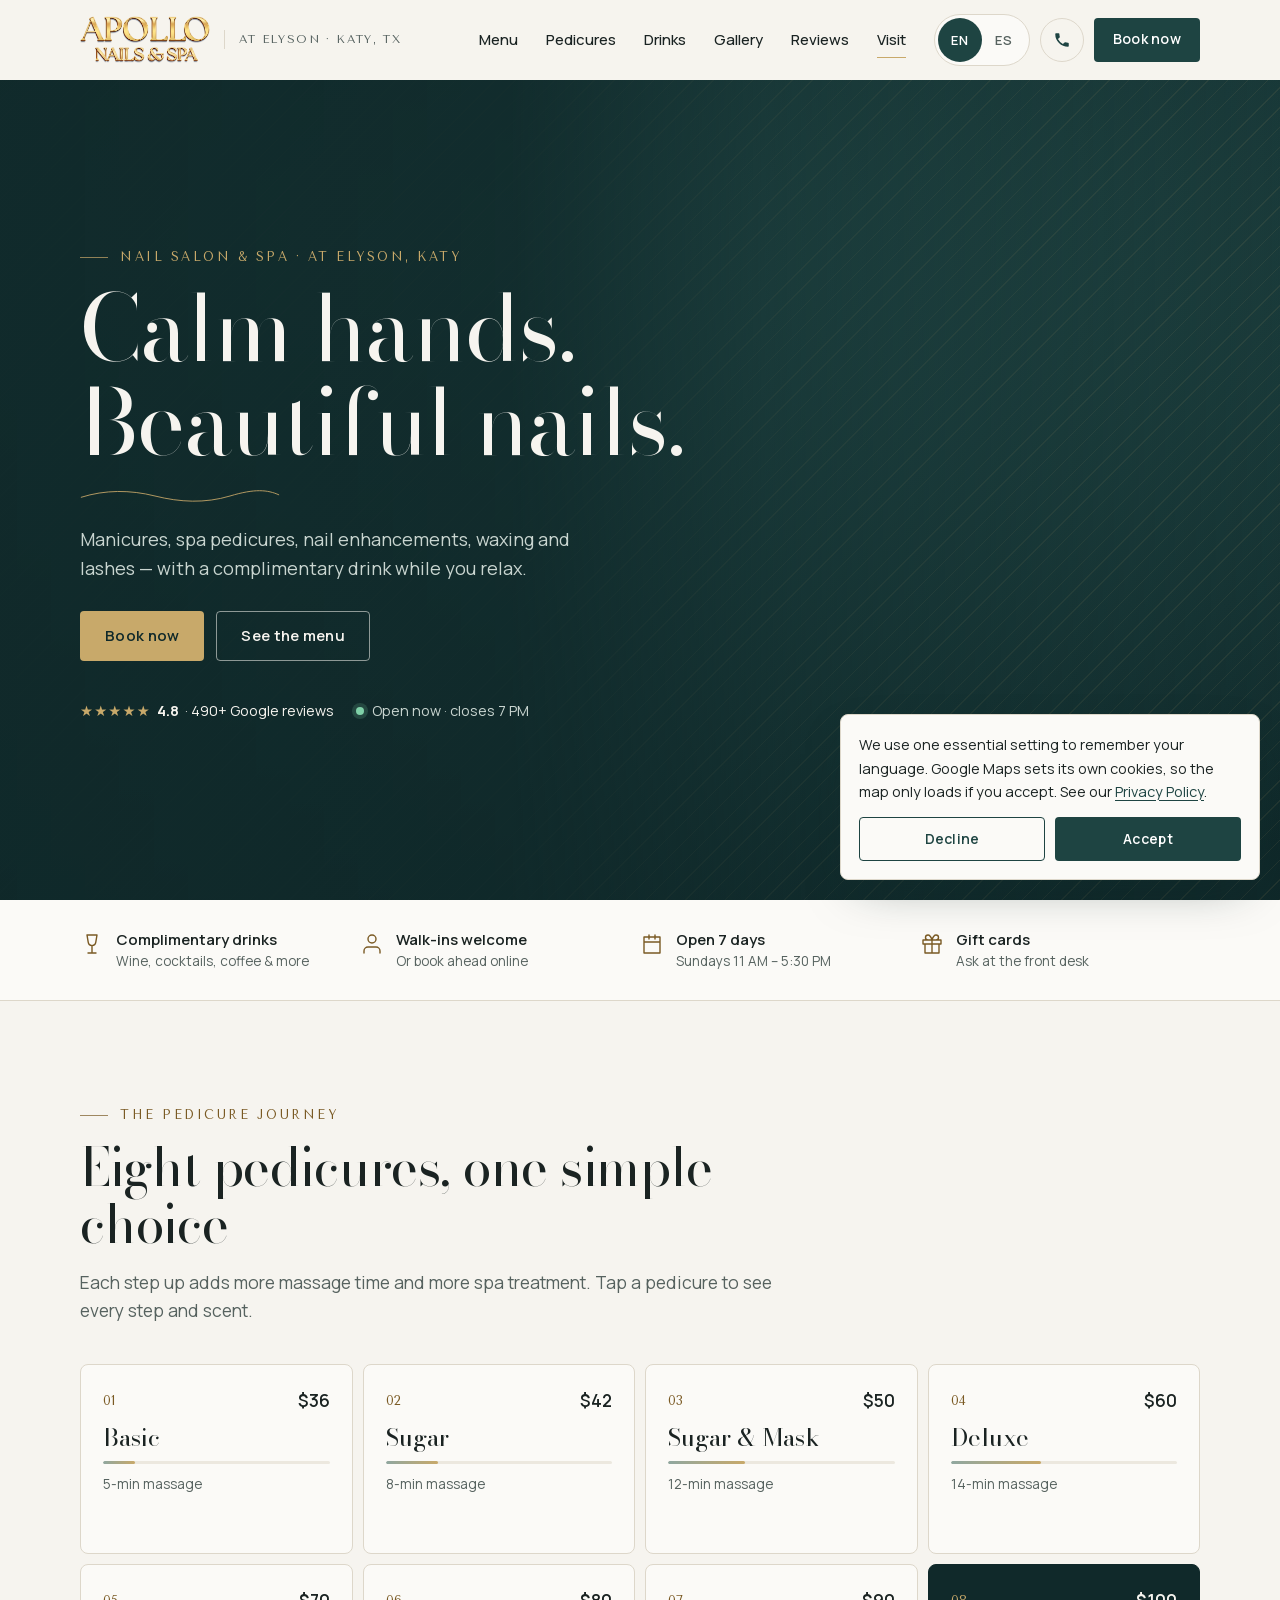
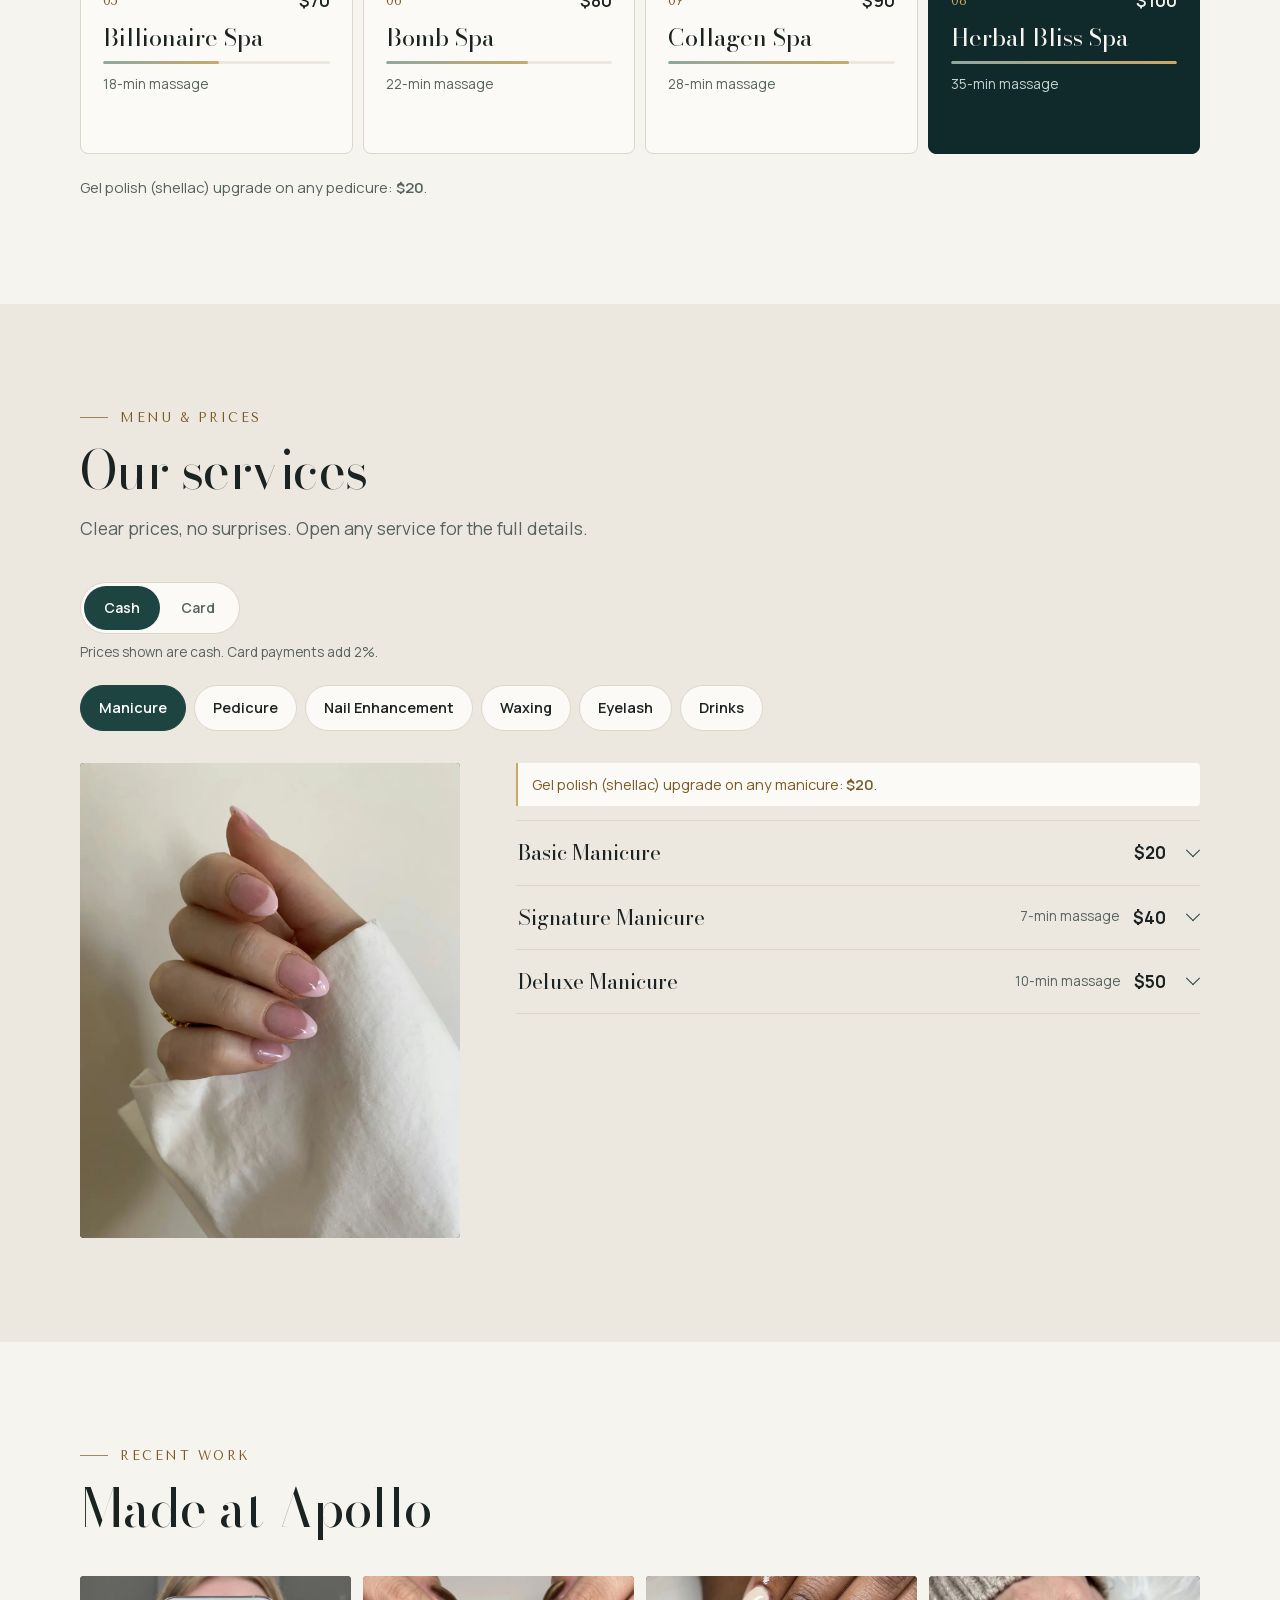
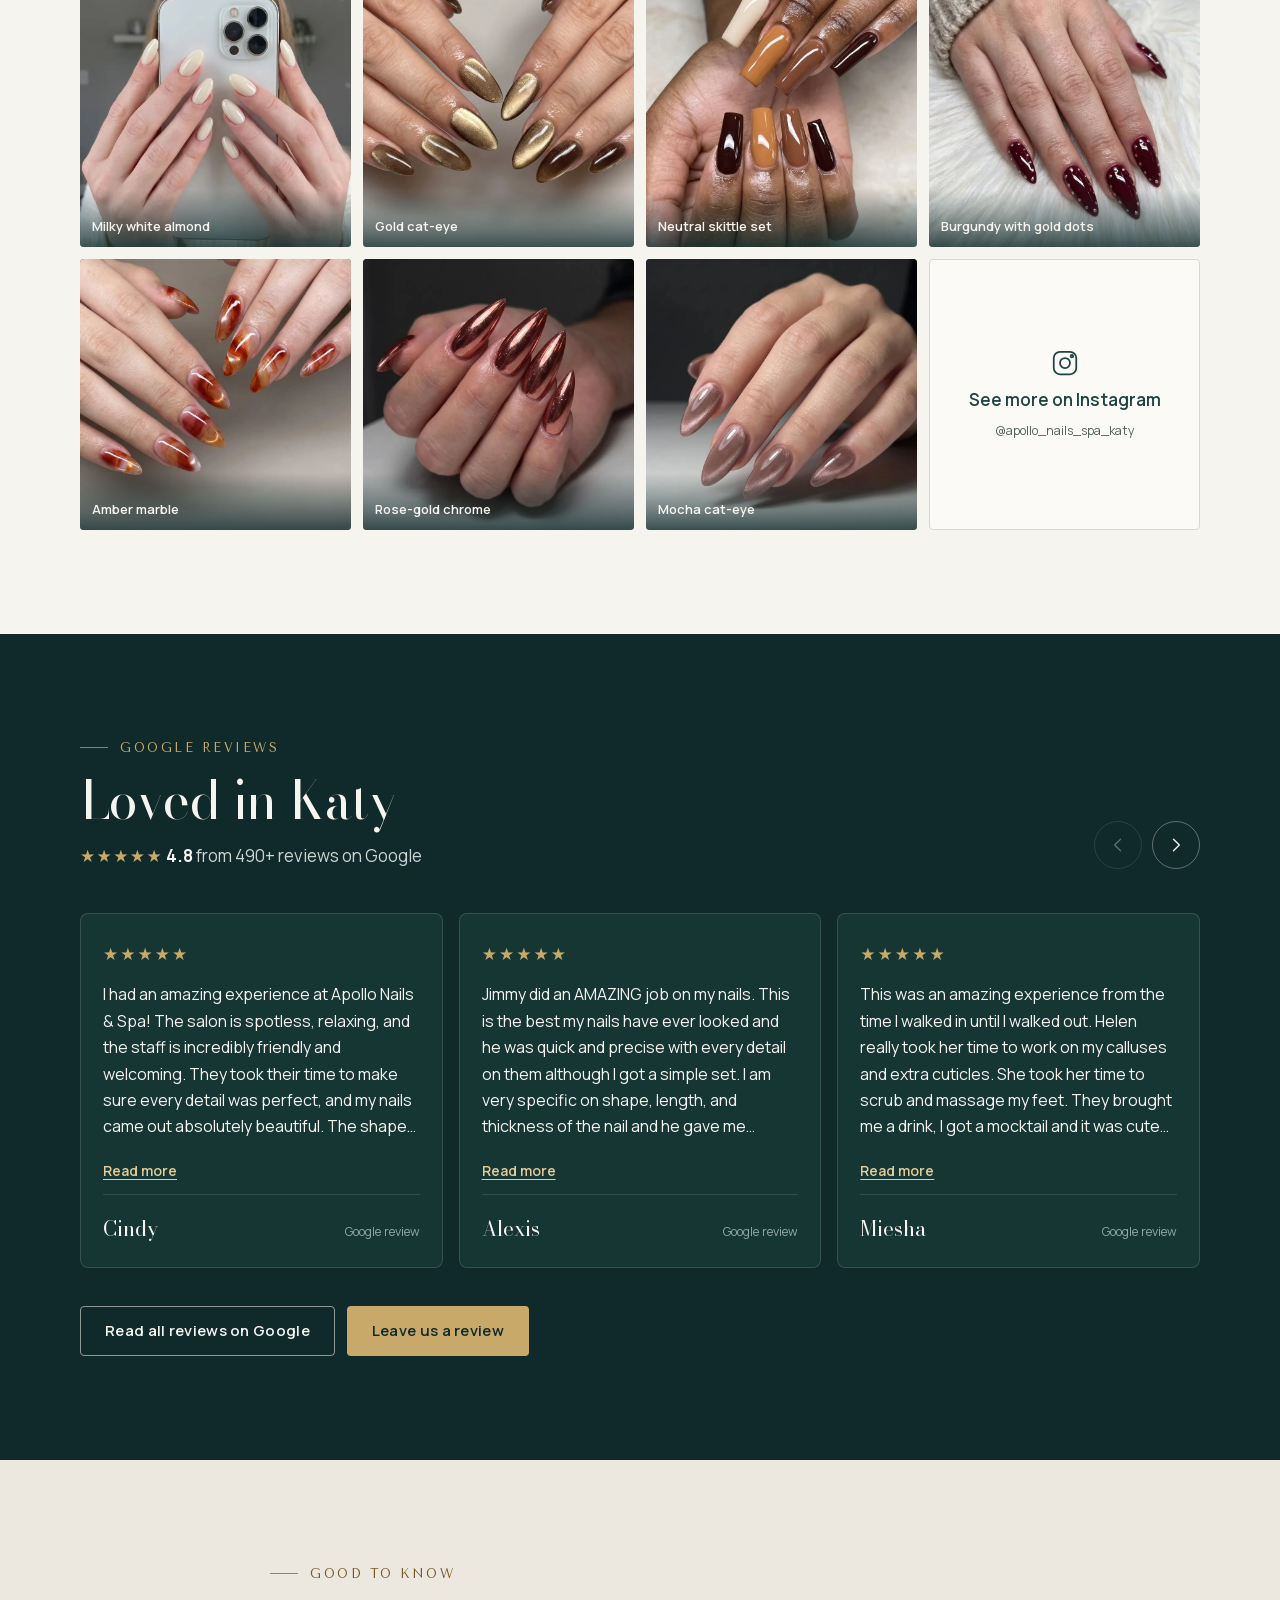
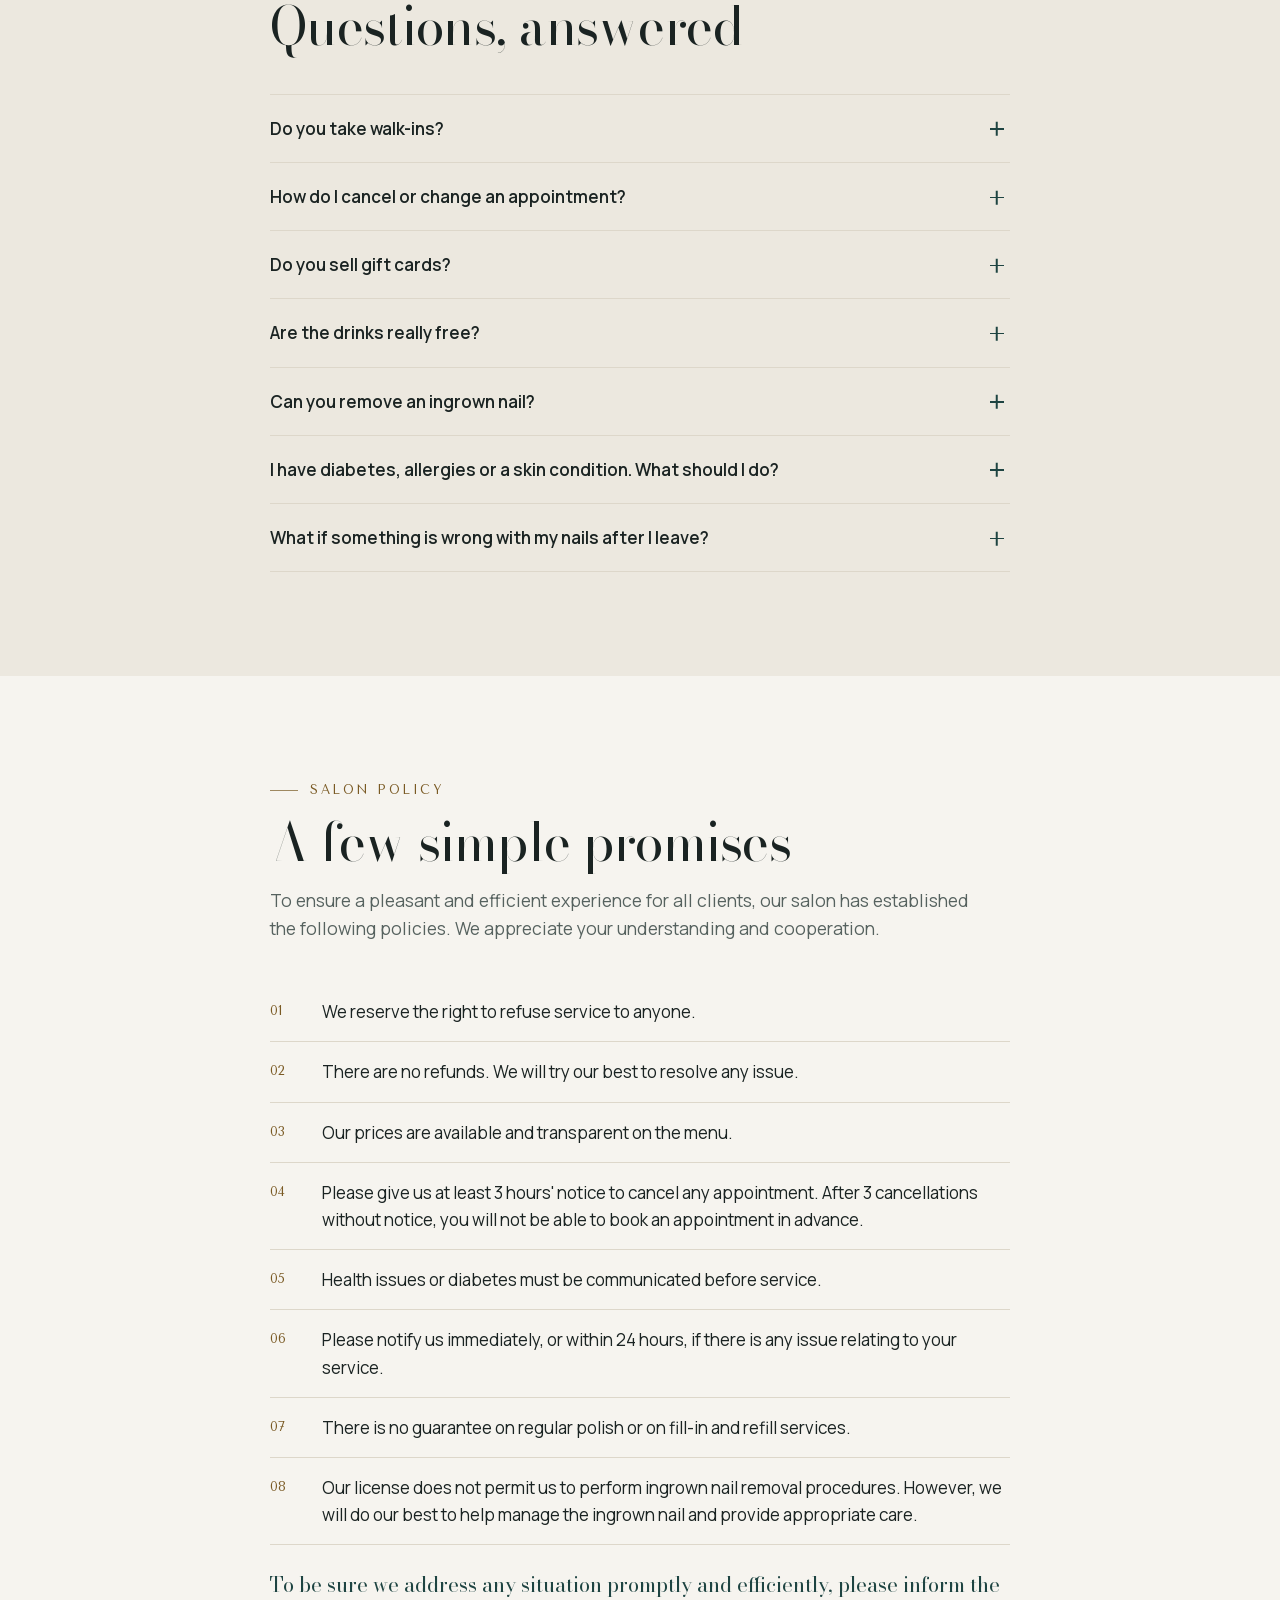
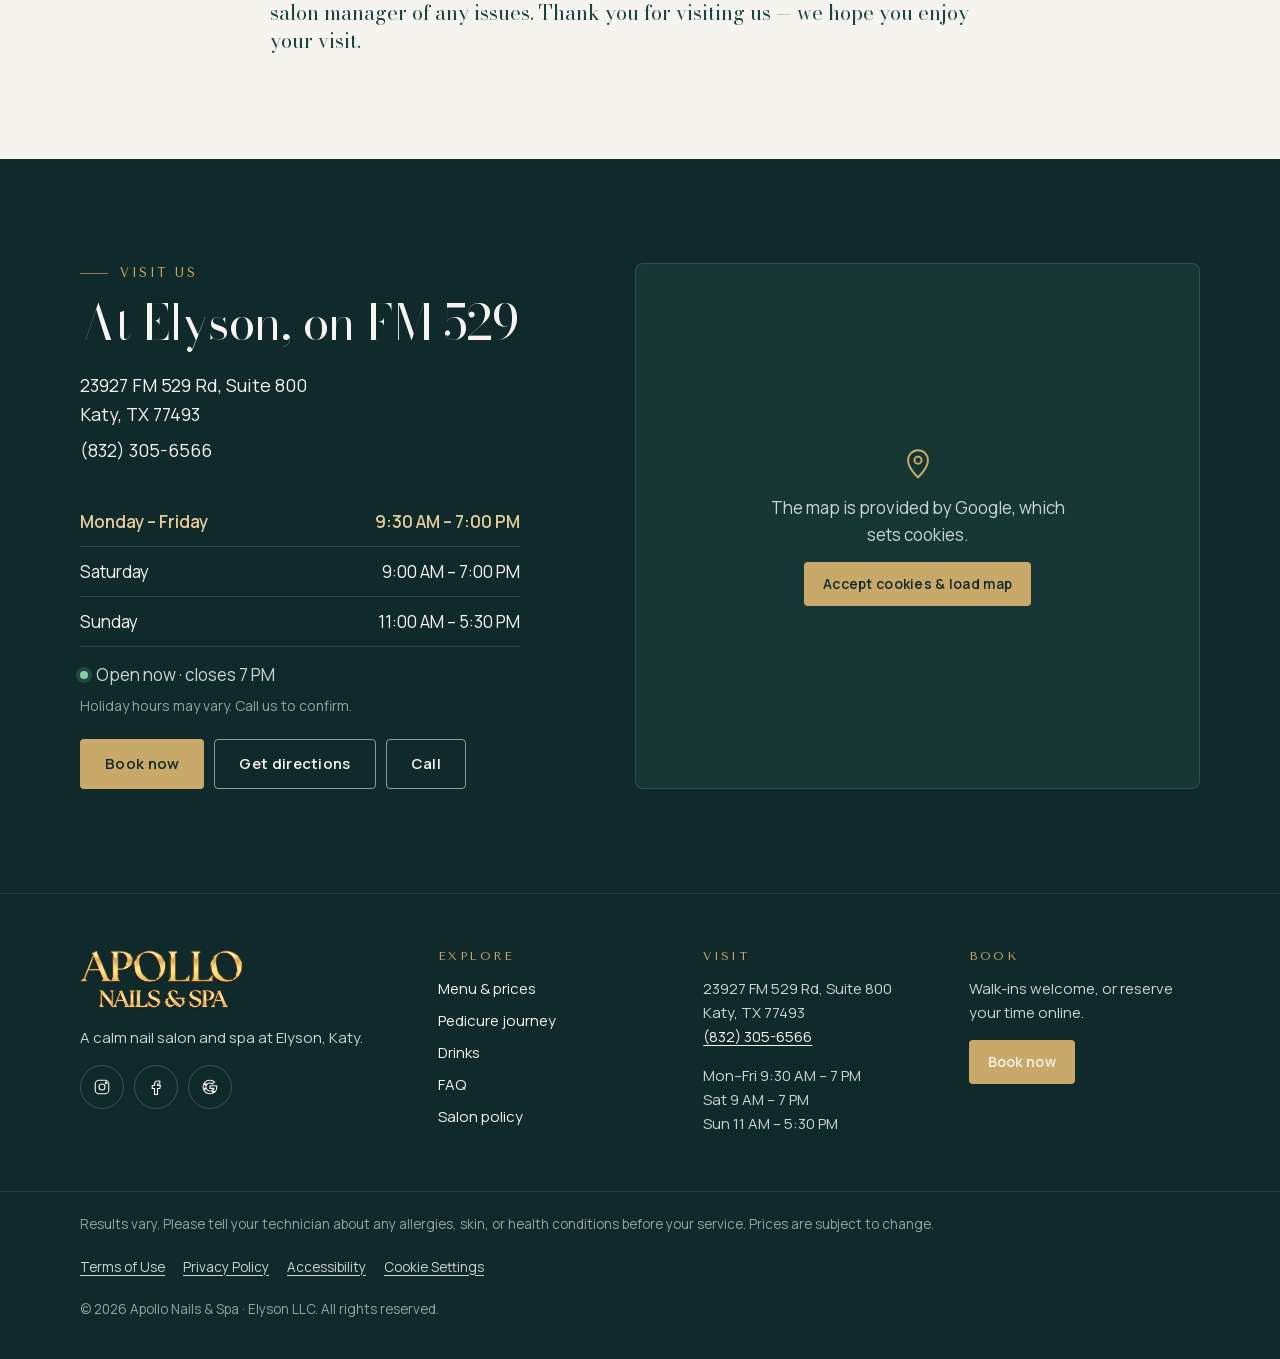
<file: index.html>
<!doctype html>
<html lang="en" data-es-title="Apollo Nails &amp; Spa en Elyson | Salón de uñas en Katy, TX (FM 529)">
<head>
<meta charset="utf-8">
<meta name="viewport" content="width=device-width, initial-scale=1, viewport-fit=cover">
<title>Apollo Nails &amp; Spa at Elyson | Nail Salon in Katy, TX (FM 529)</title>
<meta name="description" content="Apollo Nails &amp; Spa at Elyson, 23927 FM 529, Katy TX 77493. Manicures, spa pedicures, Gel X, acrylic, dip, waxing and lashes. 4.8★ on Google. Walk-ins welcome, open 7 days, complimentary drinks." data-es-content="Apollo Nails &amp; Spa en Elyson, 23927 FM 529, Katy TX 77493. Manicuras, pedicuras spa, Gel X, acrílico, dip, depilación y pestañas. 4.8★ en Google. Sin cita previa, abierto los 7 días y bebidas de cortesía.">
<meta name="theme-color" content="#10292A">
<link rel="canonical" href="https://www.apollonailsspa.business/">
<meta property="og:type" content="website">
<meta property="og:site_name" content="Apollo Nails &amp; Spa">
<meta property="og:title" content="Apollo Nails &amp; Spa at Elyson · Katy, TX" data-es-content="Apollo Nails &amp; Spa en Elyson · Katy, TX">
<meta property="og:description" content="Manicures, spa pedicures, nail enhancements, waxing and lashes on FM 529 in Katy. 4.8★ on Google · walk-ins welcome · complimentary drinks." data-es-content="Manicuras, pedicuras spa, uñas, depilación y pestañas en FM 529, Katy. 4.8★ en Google · sin cita previa · bebidas de cortesía.">
<meta property="og:url" content="https://www.apollonailsspa.business/">
<meta property="og:image" content="https://www.apollonailsspa.business/images/og-image.jpg">
<meta property="og:image:width" content="1200">
<meta property="og:image:height" content="630">
<meta property="og:locale" content="en_US">
<meta property="og:locale:alternate" content="es_US">
<meta name="twitter:card" content="summary_large_image">

<link rel="icon" href="favicon.svg" type="image/svg+xml">
<link rel="icon" href="favicon.ico" sizes="48x48">
<link rel="apple-touch-icon" href="apple-touch-icon.png">
<link rel="manifest" href="site.webmanifest">

<link rel="preload" href="fonts/bodoni-moda-latin.woff2" as="font" type="font/woff2" crossorigin>
<link rel="preload" href="fonts/manrope-latin.woff2" as="font" type="font/woff2" crossorigin>
<!-- Only the hero photo is preloaded -->
<link rel="preload" as="image" href="images/hero.webp" type="image/webp" media="(min-width: 700px)" fetchpriority="high">
<link rel="preload" as="image" href="images/hero-mobile.webp" type="image/webp" media="(max-width: 699px)" fetchpriority="high">

<script src="lang-init.js"></script>
<link rel="stylesheet" href="styles.css">
<noscript><link rel="stylesheet" href="noscript.css"></noscript>

<script type="application/ld+json">
{
  "@context": "https://schema.org",
  "@type": "NailSalon",
  "@id": "https://www.apollonailsspa.business/#salon",
  "name": "Apollo Nails & Spa",
  "alternateName": "Apollo Nails & Spa at Elyson",
  "url": "https://www.apollonailsspa.business/",
  "image": "https://www.apollonailsspa.business/images/og-image.jpg",
  "logo": "https://www.apollonailsspa.business/images/logo.png",
  "telephone": "+1-832-305-6566",
  "priceRange": "$$",
  "currenciesAccepted": "USD",
  "address": {
    "@type": "PostalAddress",
    "streetAddress": "23927 FM 529 Rd, Suite 800",
    "addressLocality": "Katy",
    "addressRegion": "TX",
    "postalCode": "77493",
    "addressCountry": "US"
  },
  "geo": { "@type": "GeoCoordinates", "latitude": 29.874467, "longitude": -95.7895864 },
  "hasMap": "https://www.google.com/maps/place/?q=place_id:ChIJQdxJflEpQYYRumk3VogDbMM",
  "areaServed": ["Katy, TX", "Elyson", "Cypress, TX", "Fulshear, TX"],
  "knowsLanguage": ["en", "es"],
  "openingHoursSpecification": [
    { "@type": "OpeningHoursSpecification", "dayOfWeek": ["Monday", "Tuesday", "Wednesday", "Thursday", "Friday"], "opens": "09:30", "closes": "19:00" },
    { "@type": "OpeningHoursSpecification", "dayOfWeek": "Saturday", "opens": "09:00", "closes": "19:00" },
    { "@type": "OpeningHoursSpecification", "dayOfWeek": "Sunday", "opens": "11:00", "closes": "17:30" }
  ],
  "aggregateRating": { "@type": "AggregateRating", "ratingValue": "4.8", "reviewCount": "492", "bestRating": "5", "worstRating": "1" },
  "sameAs": [
    "https://www.instagram.com/apollo_nails_spa_katy/",
    "https://www.facebook.com/692083963985831"
  ],
  "potentialAction": {
    "@type": "ReserveAction",
    "target": { "@type": "EntryPoint", "urlTemplate": "https://booking.gocheckin.net/v2/19035", "actionPlatform": ["https://schema.org/DesktopWebPlatform", "https://schema.org/MobileWebPlatform"] },
    "result": { "@type": "Reservation", "name": "Nail appointment" }
  },
  "hasOfferCatalog": {
    "@type": "OfferCatalog",
    "name": "Services",
    "description": "Prices listed are cash prices. Card payments are 2% higher than cash.",
    "itemListElement": [
      { "@type": "OfferCatalog", "name": "Manicure", "itemListElement": [
        { "@type": "Offer", "itemOffered": { "@type": "Service", "name": "Basic Manicure" }, "price": "20", "priceCurrency": "USD" },
        { "@type": "Offer", "itemOffered": { "@type": "Service", "name": "Signature Manicure" }, "price": "40", "priceCurrency": "USD" },
        { "@type": "Offer", "itemOffered": { "@type": "Service", "name": "Deluxe Manicure" }, "price": "50", "priceCurrency": "USD" }
      ]},
      { "@type": "OfferCatalog", "name": "Pedicure", "itemListElement": [
        { "@type": "Offer", "itemOffered": { "@type": "Service", "name": "Basic Pedicure" }, "price": "36", "priceCurrency": "USD" },
        { "@type": "Offer", "itemOffered": { "@type": "Service", "name": "Sugar Pedicure" }, "price": "42", "priceCurrency": "USD" },
        { "@type": "Offer", "itemOffered": { "@type": "Service", "name": "Sugar and Mask Pedicure" }, "price": "50", "priceCurrency": "USD" },
        { "@type": "Offer", "itemOffered": { "@type": "Service", "name": "Deluxe Pedicure" }, "price": "60", "priceCurrency": "USD" },
        { "@type": "Offer", "itemOffered": { "@type": "Service", "name": "Billionaire Spa Pedicure" }, "price": "70", "priceCurrency": "USD" },
        { "@type": "Offer", "itemOffered": { "@type": "Service", "name": "Bomb Spa Pedicure" }, "price": "80", "priceCurrency": "USD" },
        { "@type": "Offer", "itemOffered": { "@type": "Service", "name": "Collagen Spa Pedicure" }, "price": "90", "priceCurrency": "USD" },
        { "@type": "Offer", "itemOffered": { "@type": "Service", "name": "Herbal Bliss Spa Pedicure" }, "price": "100", "priceCurrency": "USD" }
      ]},
      { "@type": "OfferCatalog", "name": "Nail Enhancement", "itemListElement": [
        { "@type": "Offer", "itemOffered": { "@type": "Service", "name": "Gel X Full Set" }, "price": "65", "priceCurrency": "USD" },
        { "@type": "Offer", "itemOffered": { "@type": "Service", "name": "Hybrid Gel Full Set" }, "price": "65", "priceCurrency": "USD" },
        { "@type": "Offer", "itemOffered": { "@type": "Service", "name": "Acrylic Full Set" }, "price": "55", "priceCurrency": "USD" },
        { "@type": "Offer", "itemOffered": { "@type": "Service", "name": "Builder Gel Full Set" }, "price": "60", "priceCurrency": "USD" },
        { "@type": "Offer", "itemOffered": { "@type": "Service", "name": "PSW - Ombre Full Set" }, "price": "65", "priceCurrency": "USD" },
        { "@type": "Offer", "itemOffered": { "@type": "Service", "name": "Dip Powder" }, "price": "50", "priceCurrency": "USD" },
        { "@type": "Offer", "itemOffered": { "@type": "Service", "name": "Color Powder Full Set" }, "price": "55", "priceCurrency": "USD" }
      ]},
      { "@type": "OfferCatalog", "name": "Eyelash", "itemListElement": [
        { "@type": "Offer", "itemOffered": { "@type": "Service", "name": "Eyelash Strips" }, "price": "25", "priceCurrency": "USD" },
        { "@type": "Offer", "itemOffered": { "@type": "Service", "name": "Eyelash Cluster" }, "price": "45", "priceCurrency": "USD" },
        { "@type": "Offer", "itemOffered": { "@type": "Service", "name": "Eyelash Individuals" }, "price": "120", "priceCurrency": "USD" }
      ]},
      { "@type": "OfferCatalog", "name": "Waxing", "itemListElement": [
        { "@type": "Offer", "itemOffered": { "@type": "Service", "name": "Eyebrow Wax" }, "price": "12", "priceCurrency": "USD" },
        { "@type": "Offer", "itemOffered": { "@type": "Service", "name": "Full Legs Wax" }, "priceSpecification": { "@type": "PriceSpecification", "minPrice": "55", "priceCurrency": "USD" } },
        { "@type": "Offer", "itemOffered": { "@type": "Service", "name": "Brow Tinting" }, "priceSpecification": { "@type": "PriceSpecification", "minPrice": "45", "priceCurrency": "USD" } }
      ]}
    ]
  }
}
</script>
<script type="application/ld+json">
{
  "@context": "https://schema.org",
  "@type": "FAQPage",
  "mainEntity": [
    { "@type": "Question", "name": "Do you take walk-ins?", "acceptedAnswer": { "@type": "Answer", "text": "Yes, walk-ins are welcome. You can also book online or call (832) 305-6566 to reserve a time." } },
    { "@type": "Question", "name": "How do I cancel or change an appointment?", "acceptedAnswer": { "@type": "Answer", "text": "Please call us at least 3 hours before your appointment. After 3 cancellations without notice, advance booking is no longer available." } },
    { "@type": "Question", "name": "Do you sell gift cards?", "acceptedAnswer": { "@type": "Answer", "text": "Yes. Call us or ask at the front desk." } },
    { "@type": "Question", "name": "Are the drinks really free?", "acceptedAnswer": { "@type": "Answer", "text": "Yes. Wine, cocktails, coffee, soft drinks and water are complimentary during your visit." } },
    { "@type": "Question", "name": "Can you remove an ingrown nail?", "acceptedAnswer": { "@type": "Answer", "text": "Our license does not permit ingrown nail removal procedures, but we will do our best to help manage the ingrown nail and provide appropriate care." } },
    { "@type": "Question", "name": "I have diabetes, allergies or a skin condition. What should I do?", "acceptedAnswer": { "@type": "Answer", "text": "Please tell your technician before your service starts so we can adjust or recommend the right service for you." } },
    { "@type": "Question", "name": "What if something is wrong with my nails after I leave?", "acceptedAnswer": { "@type": "Answer", "text": "Let us know right away, or within 24 hours. Please note there is no guarantee on regular polish or on fill-in and refill services." } }
  ]
}
</script>
</head>
<body>
<a class="skip-link" href="#main"><span class="en">Skip to content</span><span class="es" lang="es">Saltar al contenido</span></a>

<!-- ═════════ HEADER ═════════ -->
<header class="site-header" id="top">
  <div class="header-inner">
    <a class="brand" href="#top" aria-label="Apollo Nails &amp; Spa — home" data-es-aria-label="Apollo Nails &amp; Spa — inicio">
      <span class="media media--logo" data-file="logo.png">
        <img src="images/logo.png" alt="Apollo Nails &amp; Spa" width="480" height="177" decoding="async">
        <span class="wordmark" aria-hidden="true"><span class="wm-name">Apollo</span><span class="wm-sub">Nails &amp; Spa</span></span>
      </span>
      <span class="brand-place"><span class="en">at Elyson · Katy, TX</span><span class="es" lang="es">en Elyson · Katy, TX</span></span>
    </a>

    <nav class="main-nav" id="mainNav" aria-label="Main" data-es-aria-label="Principal">
      <ul>
        <li><a href="#menu"><span class="en">Menu</span><span class="es" lang="es">Servicios</span></a></li>
        <li><a href="#pedicures"><span class="en">Pedicures</span><span class="es" lang="es">Pedicuras</span></a></li>
        <li><a href="#menu" data-open-tab="drinks"><span class="en">Drinks</span><span class="es" lang="es">Bebidas</span></a></li>
        <li><a href="#gallery"><span class="en">Gallery</span><span class="es" lang="es">Galería</span></a></li>
        <li><a href="#reviews"><span class="en">Reviews</span><span class="es" lang="es">Reseñas</span></a></li>
        <li><a href="#visit"><span class="en">Visit</span><span class="es" lang="es">Visítanos</span></a></li>
      </ul>
      <div class="nav-mobile-extra">
        <a class="btn btn--primary btn--block" href="https://booking.gocheckin.net/v2/19035" target="_blank" rel="noopener"><span class="en">Book now</span><span class="es" lang="es">Reservar</span></a>
        <a class="btn btn--ghost btn--block" href="tel:+18323056566"><span class="en">Call (832) 305-6566</span><span class="es" lang="es">Llamar (832) 305-6566</span></a>
      </div>
    </nav>

    <div class="header-actions">
      <div class="lang-switch" role="group" aria-label="Language · Idioma">
        <button type="button" class="lang-btn" data-set-lang="en" aria-pressed="true" lang="en">EN</button>
        <button type="button" class="lang-btn" data-set-lang="es" aria-pressed="false" lang="es">ES</button>
      </div>
      <a class="header-call" href="tel:+18323056566" aria-label="Call (832) 305-6566" data-es-aria-label="Llamar al (832) 305-6566">
        <svg viewBox="0 0 24 24" aria-hidden="true"><path d="M6.6 10.8a15.1 15.1 0 0 0 6.6 6.6l2.2-2.2a1 1 0 0 1 1-.25 11.4 11.4 0 0 0 3.6.57 1 1 0 0 1 1 1V20a1 1 0 0 1-1 1A17 17 0 0 1 3 4a1 1 0 0 1 1-1h3.5a1 1 0 0 1 1 1c0 1.25.2 2.45.57 3.57a1 1 0 0 1-.25 1z"/></svg>
      </a>
      <a class="btn btn--primary btn--sm header-book" href="https://booking.gocheckin.net/v2/19035" target="_blank" rel="noopener"><span class="en">Book now</span><span class="es" lang="es">Reservar</span></a>
      <button type="button" class="menu-toggle" aria-expanded="false" aria-controls="mainNav" aria-label="Open menu" data-es-aria-label="Abrir menú">
        <span></span><span></span><span></span>
      </button>
    </div>
  </div>
</header>

<main id="main">

<!-- ═════════ HERO ═════════ -->
<section class="hero" aria-labelledby="heroTitle">
  <div class="hero-media media media--hero" data-file="hero.jpg · hero-mobile.jpg">
    <picture>
      <source media="(max-width: 699px)" type="image/webp" srcset="images/hero-mobile.webp">
      <source media="(max-width: 699px)" srcset="images/hero-mobile.jpg">
      <source type="image/webp" srcset="images/hero.webp">
      <img src="images/hero.jpg" width="2400" height="1350" fetchpriority="high" decoding="async"
           alt="Pink glitter and hand-painted flower coffin nails done at Apollo Nails &amp; Spa"
           data-es-alt="Uñas coffin con brillo rosa y flores pintadas a mano hechas en Apollo Nails &amp; Spa">
    </picture>
  </div>
  <div class="hero-shade" aria-hidden="true"></div>
  <div class="hero-content wrap">
    <p class="eyebrow eyebrow--light"><span class="en">Nail salon &amp; spa · at Elyson, Katy</span><span class="es" lang="es">Salón de uñas y spa · en Elyson, Katy</span></p>
    <h1 id="heroTitle" class="hero-title">
      <span class="en">Calm hands.<br>Beautiful nails.</span><span class="es" lang="es">Manos tranquilas.<br>Uñas hermosas.</span>
    </h1>
    <svg class="hero-wave" viewBox="0 0 320 24" aria-hidden="true"><path d="M2 14 C 40 2, 80 2, 120 12 S 200 24, 240 12 S 300 2, 318 10"/></svg>
    <p class="hero-lead">
      <span class="en">Manicures, spa pedicures, nail enhancements, waxing and lashes — with a complimentary drink while you relax.</span>
      <span class="es" lang="es">Manicuras, pedicuras spa, uñas acrílicas y de gel, depilación y pestañas, con una bebida de cortesía mientras te relajas.</span>
    </p>
    <div class="hero-actions">
      <a class="btn btn--gold" href="https://booking.gocheckin.net/v2/19035" target="_blank" rel="noopener"><span class="en">Book now</span><span class="es" lang="es">Reservar cita</span></a>
      <a class="btn btn--outline-light" href="#menu"><span class="en">See the menu</span><span class="es" lang="es">Ver servicios</span></a>
    </div>
    <ul class="hero-facts">
      <li>
        <a href="https://www.google.com/maps/place/?q=place_id:ChIJQdxJflEpQYYRumk3VogDbMM" target="_blank" rel="noopener" class="hero-rating">
          <span class="stars" aria-hidden="true">★★★★★</span>
          <strong>4.8</strong>
          <span class="en">· 490+ Google reviews</span><span class="es" lang="es">· más de 490 reseñas en Google</span>
        </a>
      </li>
      <li class="open-status" data-open-status aria-live="polite">
        <span class="en">Open 7 days</span><span class="es" lang="es">Abierto los 7 días</span>
      </li>
    </ul>
  </div>
</section>

<!-- ═════════ PROMISE STRIP ═════════ -->
<section class="promise" aria-label="Why guests choose Apollo" data-es-aria-label="Por qué nos eligen">
  <ul class="promise-list wrap">
    <li class="reveal">
      <svg viewBox="0 0 24 24" aria-hidden="true"><path d="M7 3h10l-1.2 7.2A4 4 0 0 1 12 13.6a4 4 0 0 1-3.8-3.4zM12 13.6V20M8 21h8"/></svg>
      <span><strong class="en">Complimentary drinks</strong><strong class="es" lang="es">Bebidas de cortesía</strong>
      <small class="en">Wine, cocktails, coffee &amp; more</small><small class="es" lang="es">Vino, cócteles, café y más</small></span>
    </li>
    <li class="reveal">
      <svg viewBox="0 0 24 24" aria-hidden="true"><path d="M4 21v-2a4 4 0 0 1 4-4h8a4 4 0 0 1 4 4v2M12 11a4 4 0 1 0 0-8 4 4 0 0 0 0 8z"/></svg>
      <span><strong class="en">Walk-ins welcome</strong><strong class="es" lang="es">Sin cita previa</strong>
      <small class="en">Or book ahead online</small><small class="es" lang="es">O reserva en línea</small></span>
    </li>
    <li class="reveal">
      <svg viewBox="0 0 24 24" aria-hidden="true"><path d="M4 5h16v16H4zM4 10h16M9 3v4M15 3v4"/></svg>
      <span><strong class="en">Open 7 days</strong><strong class="es" lang="es">Abierto los 7 días</strong>
      <small class="en">Sundays 11 AM – 5:30 PM</small><small class="es" lang="es">Domingos 11 a. m. – 5:30 p. m.</small></span>
    </li>
    <li class="reveal">
      <svg viewBox="0 0 24 24" aria-hidden="true"><path d="M3 8h18v4H3zM5 12v9h14v-9M12 8v13M12 8S10.5 3 8 3a2.5 2.5 0 0 0 0 5M12 8s1.5-5 4-5a2.5 2.5 0 0 1 0 5"/></svg>
      <span><strong class="en">Gift cards</strong><strong class="es" lang="es">Tarjetas de regalo</strong>
      <small class="en">Ask at the front desk</small><small class="es" lang="es">Pregunta en recepción</small></span>
    </li>
  </ul>
</section>

<!-- ═════════ PEDICURE JOURNEY ═════════ -->
<section class="journey section" id="pedicures" aria-labelledby="journeyTitle">
  <div class="wrap">
    <div class="section-head reveal">
      <p class="eyebrow"><span class="en">The pedicure journey</span><span class="es" lang="es">El recorrido de pedicura</span></p>
      <h2 id="journeyTitle"><span class="en">Eight pedicures, one simple choice</span><span class="es" lang="es">Ocho pedicuras, una elección sencilla</span></h2>
      <p class="section-lead">
        <span class="en">Each step up adds more massage time and more spa treatment. Tap a pedicure to see every step and scent.</span>
        <span class="es" lang="es">Cada nivel suma más minutos de masaje y más tratamiento spa. Toca una pedicura para ver todos los pasos y aromas.</span>
      </p>
    </div>

    <ol class="journey-list">
      <li class="reveal"><a class="journey-card m5" href="#ped-1" data-open-tab="pedicure">
        <span class="j-num">01</span><span class="j-name"><span class="en">Basic</span><span class="es" lang="es">Básica</span></span>
        <span class="j-bar" aria-hidden="true"><i></i></span>
        <span class="j-meta"><span class="en">5-min massage</span><span class="es" lang="es">Masaje de 5 min</span></span><span class="j-price"><span class="price2"><span class="pc">$36</span><span class="pk">$36.72</span></span></span></a></li>
      <li class="reveal"><a class="journey-card m8" href="#ped-2" data-open-tab="pedicure">
        <span class="j-num">02</span><span class="j-name"><span class="en">Sugar</span><span class="es" lang="es">Azúcar</span></span>
        <span class="j-bar" aria-hidden="true"><i></i></span>
        <span class="j-meta"><span class="en">8-min massage</span><span class="es" lang="es">Masaje de 8 min</span></span><span class="j-price"><span class="price2"><span class="pc">$42</span><span class="pk">$42.84</span></span></span></a></li>
      <li class="reveal"><a class="journey-card m12" href="#ped-3" data-open-tab="pedicure">
        <span class="j-num">03</span><span class="j-name"><span class="en">Sugar &amp; Mask</span><span class="es" lang="es">Azúcar y Mascarilla</span></span>
        <span class="j-bar" aria-hidden="true"><i></i></span>
        <span class="j-meta"><span class="en">12-min massage</span><span class="es" lang="es">Masaje de 12 min</span></span><span class="j-price"><span class="price2"><span class="pc">$50</span><span class="pk">$51</span></span></span></a></li>
      <li class="reveal"><a class="journey-card m14" href="#ped-4" data-open-tab="pedicure">
        <span class="j-num">04</span><span class="j-name">Deluxe</span>
        <span class="j-bar" aria-hidden="true"><i></i></span>
        <span class="j-meta"><span class="en">14-min massage</span><span class="es" lang="es">Masaje de 14 min</span></span><span class="j-price"><span class="price2"><span class="pc">$60</span><span class="pk">$61.20</span></span></span></a></li>
      <li class="reveal"><a class="journey-card m18" href="#ped-5" data-open-tab="pedicure">
        <span class="j-num">05</span><span class="j-name">Billionaire Spa</span>
        <span class="j-bar" aria-hidden="true"><i></i></span>
        <span class="j-meta"><span class="en">18-min massage</span><span class="es" lang="es">Masaje de 18 min</span></span><span class="j-price"><span class="price2"><span class="pc">$70</span><span class="pk">$71.40</span></span></span></a></li>
      <li class="reveal"><a class="journey-card m22" href="#ped-6" data-open-tab="pedicure">
        <span class="j-num">06</span><span class="j-name">Bomb Spa</span>
        <span class="j-bar" aria-hidden="true"><i></i></span>
        <span class="j-meta"><span class="en">22-min massage</span><span class="es" lang="es">Masaje de 22 min</span></span><span class="j-price"><span class="price2"><span class="pc">$80</span><span class="pk">$81.60</span></span></span></a></li>
      <li class="reveal"><a class="journey-card m28" href="#ped-7" data-open-tab="pedicure">
        <span class="j-num">07</span><span class="j-name">Collagen Spa</span>
        <span class="j-bar" aria-hidden="true"><i></i></span>
        <span class="j-meta"><span class="en">28-min massage</span><span class="es" lang="es">Masaje de 28 min</span></span><span class="j-price"><span class="price2"><span class="pc">$90</span><span class="pk">$91.80</span></span></span></a></li>
      <li class="reveal"><a class="journey-card journey-card--top m35" href="#ped-8" data-open-tab="pedicure">
        <span class="j-num">08</span><span class="j-name">Herbal Bliss Spa</span>
        <span class="j-bar" aria-hidden="true"><i></i></span>
        <span class="j-meta"><span class="en">35-min massage</span><span class="es" lang="es">Masaje de 35 min</span></span><span class="j-price"><span class="price2"><span class="pc">$100</span><span class="pk">$102</span></span></span></a></li>
    </ol>
    <p class="note-line"><span class="en">Gel polish (shellac) upgrade on any pedicure: <span class="price2 price2--inline"><span class="pc">$20</span><span class="pk">$20.40</span></span>.</span><span class="es" lang="es">Mejora con esmalte de gel (shellac) en cualquier pedicura: <span class="price2 price2--inline"><span class="pc">$20</span><span class="pk">$20.40</span></span>.</span></p>
  </div>
</section>

<!-- ═════════ SERVICE MENU ═════════ -->
<section class="menu section section--stone" id="menu" aria-labelledby="menuTitle">
  <div class="wrap">
    <div class="section-head reveal">
      <p class="eyebrow"><span class="en">Menu &amp; prices</span><span class="es" lang="es">Servicios y precios</span></p>
      <h2 id="menuTitle"><span class="en">Our services</span><span class="es" lang="es">Nuestros servicios</span></h2>
      <p class="section-lead">
        <span class="en">Clear prices, no surprises. Open any service for the full details.</span>
        <span class="es" lang="es">Precios claros, sin sorpresas. Abre cualquier servicio para ver todos los detalles.</span>
      </p>
    </div>

    <div class="pay">
      <div class="pay-switch" role="group" aria-label="Show prices for" data-es-aria-label="Mostrar precios para">
        <button type="button" class="pay-btn" data-set-pay="cash" aria-pressed="true"><span class="en">Cash</span><span class="es" lang="es">Efectivo</span></button>
        <button type="button" class="pay-btn" data-set-pay="card" aria-pressed="false"><span class="en">Card</span><span class="es" lang="es">Tarjeta</span></button>
      </div>
      <p class="pay-note" aria-live="polite"><span class="pay-note-cash"><span class="en">Prices shown are cash. Card payments add 2%.</span><span class="es" lang="es">Los precios mostrados son en efectivo. Los pagos con tarjeta tienen un 2% adicional.</span></span><span class="pay-note-card"><span class="en">Card prices include a 2% card fee.</span><span class="es" lang="es">Los precios con tarjeta incluyen un cargo del 2% por pago con tarjeta.</span></span></p>
    </div>

    <div class="tabs" role="tablist" aria-label="Service categories" data-es-aria-label="Categorías de servicios">
      <button type="button" role="tab" id="tab-manicure" aria-controls="panel-manicure" aria-selected="true" data-tab="manicure"><span class="en">Manicure</span><span class="es" lang="es">Manicura</span></button>
      <button type="button" role="tab" id="tab-pedicure" aria-controls="panel-pedicure" aria-selected="false" tabindex="-1" data-tab="pedicure"><span class="en">Pedicure</span><span class="es" lang="es">Pedicura</span></button>
      <button type="button" role="tab" id="tab-enhancement" aria-controls="panel-enhancement" aria-selected="false" tabindex="-1" data-tab="enhancement"><span class="en">Nail Enhancement</span><span class="es" lang="es">Uñas</span></button>
      <button type="button" role="tab" id="tab-waxing" aria-controls="panel-waxing" aria-selected="false" tabindex="-1" data-tab="waxing"><span class="en">Waxing</span><span class="es" lang="es">Depilación</span></button>
      <button type="button" role="tab" id="tab-eyelash" aria-controls="panel-eyelash" aria-selected="false" tabindex="-1" data-tab="eyelash"><span class="en">Eyelash</span><span class="es" lang="es">Pestañas</span></button>
      <button type="button" role="tab" id="tab-drinks" aria-controls="panel-drinks" aria-selected="false" tabindex="-1" data-tab="drinks"><span class="en">Drinks</span><span class="es" lang="es">Bebidas</span></button>
    </div>

    <!-- ── MANICURE ── -->
    <div class="panel" role="tabpanel" id="panel-manicure" aria-labelledby="tab-manicure" tabindex="0">
      <div class="panel-grid">
        <div class="panel-photo media r-4x5" data-file="service-manicure.jpg">
          <picture><source type="image/webp" srcset="images/service-manicure.webp">
            <img src="images/service-manicure.jpg" width="1200" height="1500" loading="lazy" decoding="async" alt="A hand with a soft pink manicure resting on white linen" data-es-alt="Una mano con manicura rosa suave sobre lino blanco"></picture>
        </div>
        <div class="panel-body">
          <p class="panel-note"><span class="en">Gel polish (shellac) upgrade on any manicure: <span class="price2 price2--inline"><span class="pc">$20</span><span class="pk">$20.40</span></span>.</span><span class="es" lang="es">Mejora con esmalte de gel (shellac) en cualquier manicura: <span class="price2 price2--inline"><span class="pc">$20</span><span class="pk">$20.40</span></span>.</span></p>

          <details class="svc">
            <summary aria-expanded="false"><span class="svc-name"><span class="en">Basic Manicure</span><span class="es" lang="es">Manicura Básica</span></span><span class="svc-price"><span class="price2"><span class="pc">$20</span><span class="pk">$20.40</span></span></span></summary>
            <div class="svc-body">
              <p class="en">A nice and simple manicure includes nail trimming, cuticle cleaning, lotion, hot towel, and regular polish.</p>
              <p class="es" lang="es">Una manicura sencilla que incluye corte de uñas, limpieza de cutículas, loción, toalla caliente y esmalte regular.</p>
              <a class="svc-book" href="https://booking.gocheckin.net/v2/19035" target="_blank" rel="noopener"><span class="en">Book now</span><span class="es" lang="es">Reservar</span></a>
            </div>
          </details>

          <details class="svc">
            <summary aria-expanded="false"><span class="svc-name"><span class="en">Signature Manicure</span><span class="es" lang="es">Manicura Signature</span></span><span class="svc-time"><span class="en">7-min massage</span><span class="es" lang="es">masaje de 7 min</span></span><span class="svc-price"><span class="price2"><span class="pc">$40</span><span class="pk">$40.80</span></span></span></summary>
            <div class="svc-body">
              <p class="en">Moisturize and revitalize your hands with nail trimming, cuticle care, lotion massage, paraffin wax, and regular polish. Includes a 7-minute neck massage, warm towel, and soothing tealight candle wax massage to ease tension and promote relaxation.</p>
              <p class="es" lang="es">Hidrata y revitaliza tus manos con corte de uñas, cuidado de cutículas, masaje con loción, parafina y esmalte regular. Incluye un masaje de cuello de 7 minutos, toalla tibia y un relajante masaje con cera de vela aromática para aliviar la tensión y ayudarte a relajarte.</p>
              <a class="svc-book" href="https://booking.gocheckin.net/v2/19035" target="_blank" rel="noopener"><span class="en">Book now</span><span class="es" lang="es">Reservar</span></a>
            </div>
          </details>

          <details class="svc">
            <summary aria-expanded="false"><span class="svc-name"><span class="en">Deluxe Manicure</span><span class="es" lang="es">Manicura Deluxe</span></span><span class="svc-time"><span class="en">10-min massage</span><span class="es" lang="es">masaje de 10 min</span></span><span class="svc-price"><span class="price2"><span class="pc">$50</span><span class="pk">$51</span></span></span></summary>
            <div class="svc-body">
              <p class="en">Upgrade your hand care with our Deluxe Manicure, an enhanced version of the Signature Manicure. This luxurious treatment includes nail trimming, cuticle care, exfoliation, hydrating lotion, paraffin wax, hot towel wrap, and your choice of regular polish. Followed by a deeply relaxing 10-minute massage using warm tealight candle wax, which delivers gentle heat and aromatherapy to relieve tension and leave your skin soft and revitalized.</p>
              <p class="es" lang="es">Lleva el cuidado de tus manos a otro nivel con nuestra Manicura Deluxe, una versión mejorada de la Manicura Signature. Este lujoso tratamiento incluye corte de uñas, cuidado de cutículas, exfoliación, loción hidratante, parafina, envoltura con toalla caliente y el esmalte regular de tu elección. Termina con un masaje profundamente relajante de 10 minutos con cera tibia de vela aromática, que aporta calor suave y aromaterapia para aliviar la tensión y dejar tu piel suave y revitalizada.</p>
              <a class="svc-book" href="https://booking.gocheckin.net/v2/19035" target="_blank" rel="noopener"><span class="en">Book now</span><span class="es" lang="es">Reservar</span></a>
            </div>
          </details>
        </div>
      </div>
    </div>

    <!-- ── PEDICURE ── -->
    <div class="panel" role="tabpanel" id="panel-pedicure" aria-labelledby="tab-pedicure" tabindex="0">
      <div class="panel-grid">
        <div class="panel-photo media r-4x5" data-file="service-pedicure.jpg">
          <picture><source type="image/webp" srcset="images/service-pedicure.webp">
            <img src="images/service-pedicure.jpg" width="1200" height="1500" loading="lazy" decoding="async" alt="Feet soaking in a warm pedicure bowl with fresh flowers" data-es-alt="Pies en remojo en un recipiente de pedicura tibio con flores frescas"></picture>
        </div>
        <div class="panel-body">
          <p class="panel-note"><span class="en">Gel polish (shellac) upgrade on any pedicure: <span class="price2 price2--inline"><span class="pc">$20</span><span class="pk">$20.40</span></span>.</span><span class="es" lang="es">Mejora con esmalte de gel (shellac) en cualquier pedicura: <span class="price2 price2--inline"><span class="pc">$20</span><span class="pk">$20.40</span></span>.</span></p>

          <details class="svc" id="ped-1">
            <summary aria-expanded="false"><span class="svc-name"><span class="en">Basic Pedicure</span><span class="es" lang="es">Pedicura Básica</span></span><span class="svc-time"><span class="en">5-min massage</span><span class="es" lang="es">masaje de 5 min</span></span><span class="svc-price"><span class="price2"><span class="pc">$36</span><span class="pk">$36.72</span></span></span></summary>
            <div class="svc-body">
              <ul class="steps steps--plain en">
                <li>Trim, shape, and buff toenails</li>
                <li>Push back and remove excess cuticles</li>
                <li>Light scrub exfoliation</li>
                <li>Massage legs &amp; feet to promote circulation and relaxation</li>
                <li>Hot towel wrap</li>
              </ul>
              <ul class="steps steps--plain es" lang="es">
                <li>Corte, forma y pulido de uñas de los pies</li>
                <li>Empuje y retiro del exceso de cutícula</li>
                <li>Exfoliación suave</li>
                <li>Masaje de piernas y pies para favorecer la circulación y la relajación</li>
                <li>Envoltura con toalla caliente</li>
              </ul>
              <a class="svc-book" href="https://booking.gocheckin.net/v2/19035" target="_blank" rel="noopener"><span class="en">Book now</span><span class="es" lang="es">Reservar</span></a>
            </div>
          </details>

          <details class="svc" id="ped-2">
            <summary aria-expanded="false"><span class="svc-name"><span class="en">Sugar Pedicure</span><span class="es" lang="es">Pedicura de Azúcar</span></span><span class="svc-time"><span class="en">8-min massage</span><span class="es" lang="es">masaje de 8 min</span></span><span class="svc-price"><span class="price2"><span class="pc">$42</span><span class="pk">$42.84</span></span></span></summary>
            <div class="svc-body">
              <p class="en">Calm your senses with this aromatic pedicure. Massage with sugar scrub exfoliation leaves your skin soft and relaxed with an extremely attractive sugar scent. We finish with a hot stone lotion massage and a hot towel wrap.</p>
              <p class="es" lang="es">Calma tus sentidos con esta pedicura aromática. El masaje con exfoliante de azúcar deja tu piel suave y relajada, con un delicioso aroma dulce. Terminamos con un masaje de loción con piedras calientes y una envoltura con toalla caliente.</p>
              <p class="scents-label"><span class="en">Scent options</span><span class="es" lang="es">Aromas</span></p>
              <ul class="chips">
                <li><span class="en">Lavender</span><span class="es" lang="es">Lavanda</span></li>
                <li><span class="en">Tropical</span><span class="es" lang="es">Tropical</span></li>
                <li><span class="en">Mango</span><span class="es" lang="es">Mango</span></li>
              </ul>
              <a class="svc-book" href="https://booking.gocheckin.net/v2/19035" target="_blank" rel="noopener"><span class="en">Book now</span><span class="es" lang="es">Reservar</span></a>
            </div>
          </details>

          <details class="svc" id="ped-3">
            <summary aria-expanded="false"><span class="svc-name"><span class="en">Sugar and Mask</span><span class="es" lang="es">Azúcar y Mascarilla</span></span><span class="svc-time"><span class="en">12-min massage</span><span class="es" lang="es">masaje de 12 min</span></span><span class="svc-price"><span class="price2"><span class="pc">$50</span><span class="pk">$51</span></span></span></summary>
            <div class="svc-body">
              <p class="en">A simplified spa treatment that still delivers a relaxing, rejuvenating experience for your feet. Enjoy the essentials of exfoliation, hydration, and stress relief.</p>
              <p class="es" lang="es">Un tratamiento spa simplificado que aun así ofrece una experiencia relajante y rejuvenecedora para tus pies. Disfruta lo esencial: exfoliación, hidratación y alivio del estrés.</p>
              <ol class="steps en">
                <li><strong>Sugar Scrub Massage:</strong> Gently exfoliates to smooth rough skin and boost circulation</li>
                <li><strong>Skin-Softening Mask:</strong> Hydrates and refreshes tired feet</li>
                <li><strong>Warm Towels:</strong> Helps relax muscles and open pores</li>
                <li><strong>Hydrating Lotion Massage:</strong> Soothes and moisturizes for silky-soft skin</li>
                <li><strong>Choice of Hot Stone or Paraffin:</strong> <em>Hot Stone Massage</em> relieves tension and promotes relaxation. <em>Paraffin Wax Wrap</em> seals in moisture, softens skin, and soothes sore joints</li>
              </ol>
              <ol class="steps es" lang="es">
                <li><strong>Masaje con exfoliante de azúcar:</strong> exfolia suavemente para alisar la piel áspera y estimular la circulación</li>
                <li><strong>Mascarilla suavizante:</strong> hidrata y refresca los pies cansados</li>
                <li><strong>Toallas tibias:</strong> ayudan a relajar los músculos y abrir los poros</li>
                <li><strong>Masaje con loción hidratante:</strong> calma e hidrata para una piel suave como la seda</li>
                <li><strong>Piedras calientes o parafina, a elegir:</strong> el <em>masaje con piedras calientes</em> alivia la tensión y favorece la relajación. La <em>envoltura de parafina</em> retiene la humedad, suaviza la piel y calma las articulaciones adoloridas</li>
              </ol>
              <p class="scents-label"><span class="en">Scent options</span><span class="es" lang="es">Aromas</span></p>
              <ul class="chips">
                <li><span class="en">Orange</span><span class="es" lang="es">Naranja</span></li>
                <li><span class="en">Lemon</span><span class="es" lang="es">Limón</span></li>
                <li><span class="en">Cucumber Dream</span><span class="es" lang="es">Sueño de Pepino</span></li>
                <li><span class="en">White Pearl</span><span class="es" lang="es">Perla Blanca</span></li>
              </ul>
              <a class="svc-book" href="https://booking.gocheckin.net/v2/19035" target="_blank" rel="noopener"><span class="en">Book now</span><span class="es" lang="es">Reservar</span></a>
            </div>
          </details>

          <details class="svc" id="ped-4">
            <summary aria-expanded="false"><span class="svc-name"><span class="en">Deluxe Pedicure</span><span class="es" lang="es">Pedicura Deluxe</span></span><span class="svc-time"><span class="en">14-min massage</span><span class="es" lang="es">masaje de 14 min</span></span><span class="svc-price"><span class="price2"><span class="pc">$60</span><span class="pk">$61.20</span></span></span></summary>
            <div class="svc-body">
              <p class="en">Treat your feet to a facial-like experience with this renewing pedicure designed to exfoliate, hydrate, and relax.</p>
              <p class="es" lang="es">Regala a tus pies una experiencia tipo facial con esta pedicura renovadora, diseñada para exfoliar, hidratar y relajar.</p>
              <ol class="steps en">
                <li><strong>Double Sugar Scrub Massage:</strong> Gently exfoliates to remove dead skin and smooth rough patches</li>
                <li><strong>Skin-Smoothing Mask:</strong> Nourishes and softens skin for a radiant finish</li>
                <li><strong>Steamer:</strong> Opens pores to deeply hydrate and prepare skin for treatments</li>
                <li><strong>Warm Towels:</strong> Provides soothing warmth to relax muscles and enhance absorption</li>
                <li><strong>Hot Stone Massage with Tealight Candle Wax:</strong> Combines gentle heat and aromatherapy to melt away tension and improve circulation</li>
                <li><strong>Hydrating Lotion Massage:</strong> Moisturizes and revitalizes skin, leaving feet silky soft</li>
                <li><strong>Paraffin Wax Wrap:</strong> Relieves fatigue, seals in moisture, and boosts circulation for lasting comfort</li>
              </ol>
              <ol class="steps es" lang="es">
                <li><strong>Masaje con doble exfoliante de azúcar:</strong> exfolia suavemente para eliminar la piel muerta y alisar las zonas ásperas</li>
                <li><strong>Mascarilla alisadora:</strong> nutre y suaviza la piel para un acabado radiante</li>
                <li><strong>Vapor:</strong> abre los poros para hidratar a fondo y preparar la piel para los tratamientos</li>
                <li><strong>Toallas tibias:</strong> brindan un calor reconfortante que relaja los músculos y mejora la absorción</li>
                <li><strong>Masaje con piedras calientes y cera de vela aromática:</strong> combina calor suave y aromaterapia para disolver la tensión y mejorar la circulación</li>
                <li><strong>Masaje con loción hidratante:</strong> hidrata y revitaliza la piel, dejando los pies suaves como la seda</li>
                <li><strong>Envoltura de parafina:</strong> alivia el cansancio, retiene la humedad y estimula la circulación para un confort duradero</li>
              </ol>
              <p class="scents-label"><span class="en">Scent options</span><span class="es" lang="es">Aromas</span></p>
              <ul class="chips">
                <li><span class="en">Rose</span><span class="es" lang="es">Rosa</span></li>
                <li><span class="en">Orange</span><span class="es" lang="es">Naranja</span></li>
                <li><span class="en">Green Tea</span><span class="es" lang="es">Té Verde</span></li>
                <li><span class="en">Milk &amp; Honey</span><span class="es" lang="es">Leche y Miel</span></li>
                <li><span class="en">Cucumber</span><span class="es" lang="es">Pepino</span></li>
                <li><span class="en">Lemongrass</span><span class="es" lang="es">Hierba Limón</span></li>
              </ul>
              <a class="svc-book" href="https://booking.gocheckin.net/v2/19035" target="_blank" rel="noopener"><span class="en">Book now</span><span class="es" lang="es">Reservar</span></a>
            </div>
          </details>

          <details class="svc" id="ped-5">
            <summary aria-expanded="false"><span class="svc-name"><span class="en">Billionaire Spa</span><span class="es" lang="es">Pedicura Billionaire Spa</span></span><span class="svc-time"><span class="en">18-min massage</span><span class="es" lang="es">masaje de 18 min</span></span><span class="svc-price"><span class="price2"><span class="pc">$70</span><span class="pk">$71.40</span></span></span></summary>
            <div class="svc-body">
              <p class="en">Indulge in a luxurious spa pedicure designed to deeply exfoliate, hydrate, and rejuvenate your feet while providing ultimate relaxation.</p>
              <p class="es" lang="es">Consiéntete con una lujosa pedicura spa diseñada para exfoliar a fondo, hidratar y rejuvenecer tus pies mientras te brinda la máxima relajación.</p>
              <ol class="steps en">
                <li><strong>Bubble Salt Soak:</strong> Gently softens skin, refreshes tired feet, and prepares them for treatment</li>
                <li><strong>Sugar Scrub Massage:</strong> Exfoliates dead skin cells, smooths rough patches, and leaves skin feeling soft and refreshed</li>
                <li><strong>Nourishing Cream Mask:</strong> Deeply moisturizes and nourishes skin, helping restore softness for a silky, radiant finish</li>
                <li><strong>Steamer Treatment:</strong> Uses gentle steam to soften skin and prepare feet for the remaining treatments</li>
                <li><strong>Hot Stone Massage with Tealight Candle Wax:</strong> Combines soothing warmth and aromatherapy to melt away tension, promote relaxation, and improve circulation</li>
                <li><strong>Hydrating Lotion Massage:</strong> Replenishes moisture, nourishes skin, and leaves feet feeling silky smooth and rejuvenated</li>
              </ol>
              <ol class="steps es" lang="es">
                <li><strong>Remojo con sales burbujeantes:</strong> suaviza la piel, refresca los pies cansados y los prepara para el tratamiento</li>
                <li><strong>Masaje con exfoliante de azúcar:</strong> elimina las células muertas, alisa las zonas ásperas y deja la piel suave y renovada</li>
                <li><strong>Mascarilla nutritiva en crema:</strong> hidrata y nutre la piel a fondo, y ayuda a recuperar la suavidad para un acabado sedoso y radiante</li>
                <li><strong>Tratamiento con vapor:</strong> usa vapor suave para ablandar la piel y preparar los pies para el resto del tratamiento</li>
                <li><strong>Masaje con piedras calientes y cera de vela aromática:</strong> combina calor reconfortante y aromaterapia para disolver la tensión, favorecer la relajación y mejorar la circulación</li>
                <li><strong>Masaje con loción hidratante:</strong> repone la humedad, nutre la piel y deja los pies suaves como la seda y rejuvenecidos</li>
              </ol>
              <p class="svc-closer en">This rejuvenating treatment is perfect for anyone seeking both relaxation and noticeable skin renewal.</p>
              <p class="svc-closer es" lang="es">Este tratamiento rejuvenecedor es perfecto para quien busca relajación y una renovación visible de la piel.</p>
              <p class="scents-label"><span class="en">Scent options</span><span class="es" lang="es">Aromas</span></p>
              <ul class="chips">
                <li><span class="en">Lavender</span><span class="es" lang="es">Lavanda</span></li>
                <li><span class="en">Coffee</span><span class="es" lang="es">Café</span></li>
                <li><span class="en">Green Tea &amp; Aloe Vera</span><span class="es" lang="es">Té Verde y Aloe Vera</span></li>
                <li><span class="en">Jasmine</span><span class="es" lang="es">Jazmín</span></li>
                <li><span class="en">Golden Rose</span><span class="es" lang="es">Rosa Dorada</span></li>
              </ul>
              <a class="svc-book" href="https://booking.gocheckin.net/v2/19035" target="_blank" rel="noopener"><span class="en">Book now</span><span class="es" lang="es">Reservar</span></a>
            </div>
          </details>

          <details class="svc" id="ped-6">
            <summary aria-expanded="false"><span class="svc-name"><span class="en">Bomb Spa</span><span class="es" lang="es">Pedicura Bomb Spa</span></span><span class="svc-time"><span class="en">22-min massage</span><span class="es" lang="es">masaje de 22 min</span></span><span class="svc-price"><span class="price2"><span class="pc">$80</span><span class="pk">$81.60</span></span></span></summary>
            <div class="svc-body">
              <ol class="steps en">
                <li><strong>Pedi Bomb:</strong> Helps relaxation, improves blood circulation, and detoxifies harmful substances</li>
                <li><strong>Dissolvable Flowers:</strong> Antibacterial flower helps enhance your skin and mood</li>
                <li><strong>Disposable Pedi Kit:</strong> Sanitary &amp; safe experience for every client</li>
                <li><strong>Callus Remover:</strong> Breaks down and softens calluses in seconds</li>
                <li><strong>O2 Bubble Scrub:</strong> Bubbles as it detoxifies the skin while your feet and legs are gently massaged to enhance exfoliation, then rinsed off</li>
                <li><strong>Collagen Mask Treatment:</strong> Applied evenly and covered with a warm towel; no need to rinse</li>
                <li><strong>Collagen Massage Cream:</strong> Massaged into the skin for rejuvenation and silky smoothness, giving a younger, healthier glow</li>
              </ol>
              <ol class="steps es" lang="es">
                <li><strong>Pedi Bomb:</strong> ayuda a relajarte, mejora la circulación y elimina sustancias dañinas</li>
                <li><strong>Flores disolubles:</strong> flor antibacteriana que ayuda a mejorar tu piel y tu ánimo</li>
                <li><strong>Kit de pedicura desechable:</strong> una experiencia higiénica y segura para cada cliente</li>
                <li><strong>Removedor de callos:</strong> descompone y suaviza los callos en segundos</li>
                <li><strong>Exfoliante burbujeante O2:</strong> burbujea mientras desintoxica la piel y se masajean suavemente tus pies y piernas para mejorar la exfoliación; después se enjuaga</li>
                <li><strong>Tratamiento con mascarilla de colágeno:</strong> se aplica de forma uniforme y se cubre con una toalla tibia; no necesita enjuague</li>
                <li><strong>Crema de masaje de colágeno:</strong> se masajea sobre la piel para rejuvenecerla y dejarla suave como la seda, con un brillo más joven y saludable</li>
              </ol>
              <p class="svc-plus en"><strong>Plus:</strong> <strong>Steamer</strong> (opens pores to deeply hydrate and prepare skin) and <strong>Hot Stone Massage with Tealight Candle Wax</strong> (gentle heat and aromatherapy to melt away tension and improve circulation)</p>
              <p class="svc-plus es" lang="es"><strong>Además:</strong> <strong>vapor</strong> (abre los poros para hidratar a fondo y preparar la piel) y <strong>masaje con piedras calientes y cera de vela aromática</strong> (calor suave y aromaterapia para disolver la tensión y mejorar la circulación)</p>
              <p class="svc-closer en">This treatment is perfect for total relaxation, deep nourishment, and long-lasting results that leave your feet silky-smooth and rejuvenated.</p>
              <p class="svc-closer es" lang="es">Este tratamiento es perfecto para una relajación total, una nutrición profunda y resultados duraderos que dejan tus pies suaves como la seda y rejuvenecidos.</p>
              <p class="scents-label"><span class="en">Scent options</span><span class="es" lang="es">Aromas</span></p>
              <ul class="chips">
                <li><span class="en">Japanese Cherry Blossom</span><span class="es" lang="es">Flor de Cerezo Japonesa</span></li>
                <li><span class="en">Melon Mango</span><span class="es" lang="es">Melón y Mango</span></li>
                <li><span class="en">Hawaii Citrus</span><span class="es" lang="es">Cítricos de Hawái</span></li>
                <li><span class="en">24K Crazy Rich</span><span class="es" lang="es">24K Crazy Rich</span></li>
                <li><span class="en">Mother of Pearl</span><span class="es" lang="es">Madreperla</span></li>
                <li><span class="en">Red Carpet</span><span class="es" lang="es">Alfombra Roja</span></li>
              </ul>
              <a class="svc-book" href="https://booking.gocheckin.net/v2/19035" target="_blank" rel="noopener"><span class="en">Book now</span><span class="es" lang="es">Reservar</span></a>
            </div>
          </details>

          <details class="svc" id="ped-7">
            <summary aria-expanded="false"><span class="svc-name"><span class="en">Collagen Spa Pedicure</span><span class="es" lang="es">Pedicura Spa de Colágeno</span></span><span class="svc-time"><span class="en">28-min massage</span><span class="es" lang="es">masaje de 28 min</span></span><span class="svc-price"><span class="price2"><span class="pc">$90</span><span class="pk">$91.80</span></span></span></summary>
            <div class="svc-body">
              <p class="en">Revive and pamper your feet with our luxurious Collagen Spa Pedicure. This indulgent 9-step treatment is infused with plant-based collagen, essential oils, and natural extracts to detoxify, exfoliate, deeply hydrate, and rejuvenate tired feet.</p>
              <p class="es" lang="es">Revive y consiente tus pies con nuestra lujosa Pedicura Spa de Colágeno. Este tratamiento de 9 pasos está enriquecido con colágeno de origen vegetal, aceites esenciales y extractos naturales para desintoxicar, exfoliar, hidratar a fondo y rejuvenecer los pies cansados.</p>
              <ol class="steps en">
                <li><strong>Foot Bath Bomber:</strong> A fizzy, aromatic soak to relax and refresh the feet</li>
                <li><strong>Collagen Crystals:</strong> Detoxifying soak to soften and purify the skin</li>
                <li><strong>Collagen Sugar Cane Scrub:</strong> Gentle exfoliation for smooth, radiant skin</li>
                <li><strong>Steamer:</strong> Opens pores and boosts collagen absorption for better hydration</li>
                <li><strong>Collagen Cream Mask:</strong> Deep nourishment and hydration for dry, tired feet</li>
                <li><strong>Collagen Muscle-Relaxing Gel:</strong> Relieves muscle tension and promotes relaxation</li>
                <li><strong>Collagen Massage Lotion:</strong> Luxurious hydration with a calming massage</li>
                <li><strong>Tealight Candle and Hot Stone Massage:</strong> Heat therapy and aromatherapy to enhance circulation and melt away stress</li>
                <li><strong>Paraffin Hot Wax:</strong> Seals in moisture, softens skin, and soothes aching joints</li>
              </ol>
              <ol class="steps es" lang="es">
                <li><strong>Bomba de baño para pies:</strong> un remojo efervescente y aromático que relaja y refresca los pies</li>
                <li><strong>Cristales de colágeno:</strong> remojo desintoxicante que suaviza y purifica la piel</li>
                <li><strong>Exfoliante de caña de azúcar con colágeno:</strong> exfoliación suave para una piel lisa y radiante</li>
                <li><strong>Vapor:</strong> abre los poros y mejora la absorción del colágeno para una mejor hidratación</li>
                <li><strong>Mascarilla en crema de colágeno:</strong> nutrición e hidratación profundas para pies secos y cansados</li>
                <li><strong>Gel relajante muscular de colágeno:</strong> alivia la tensión muscular y favorece la relajación</li>
                <li><strong>Loción de masaje de colágeno:</strong> hidratación de lujo con un masaje calmante</li>
                <li><strong>Masaje con vela aromática y piedras calientes:</strong> terapia de calor y aromaterapia para mejorar la circulación y disolver el estrés</li>
                <li><strong>Parafina caliente:</strong> retiene la humedad, suaviza la piel y calma las articulaciones adoloridas</li>
              </ol>
              <p class="svc-closer en">This luxurious pedicure is ideal for clients seeking total relaxation and rejuvenation.</p>
              <p class="svc-closer es" lang="es">Esta lujosa pedicura es ideal para quienes buscan relajación total y rejuvenecimiento.</p>
              <p class="scents-label"><span class="en">Scent options</span><span class="es" lang="es">Aromas</span></p>
              <ul class="chips">
                <li><span class="en">Rose Gold</span><span class="es" lang="es">Oro Rosa</span></li>
                <li><span class="en">Crystal Water</span><span class="es" lang="es">Agua Cristalina</span></li>
                <li><span class="en">Fuji Pearl</span><span class="es" lang="es">Perla Fuji</span></li>
                <li><span class="en">Spearmint</span><span class="es" lang="es">Hierbabuena</span></li>
              </ul>
              <a class="svc-book" href="https://booking.gocheckin.net/v2/19035" target="_blank" rel="noopener"><span class="en">Book now</span><span class="es" lang="es">Reservar</span></a>
            </div>
          </details>

          <details class="svc" id="ped-8">
            <summary aria-expanded="false"><span class="svc-name"><span class="en">Herbal Bliss Spa</span><span class="es" lang="es">Pedicura Herbal Bliss Spa</span></span><span class="svc-time"><span class="en">35-min massage</span><span class="es" lang="es">masaje de 35 min</span></span><span class="svc-price"><span class="price2"><span class="pc">$100</span><span class="pk">$102</span></span></span></summary>
            <div class="svc-body">
              <p class="svc-tagline en">“Dedicated to your well-being” · Foot Detox &amp; Muscle Relief</p>
              <p class="svc-tagline es" lang="es">“Dedicada a tu bienestar” · Desintoxicación de pies y alivio muscular</p>
              <ol class="steps en">
                <li><strong>Herbal Himalayan Pink Salt Soak:</strong> Boosts collagen production for brighter, more nourished skin and corrects uneven skin texture</li>
                <li><strong>Himalayan Soothing Scrub:</strong> Improves blood circulation and metabolism</li>
                <li><strong>Clay Mask:</strong> Softens calluses, fights foot odor, and minimizes discoloration of feet and toenails</li>
                <li><strong>Aromatherapy Oil:</strong> Relieves tired, sore, aching muscles</li>
                <li><strong>Massage Oil Candle:</strong> Hydrates, detoxifies, and relaxes your body</li>
              </ol>
              <ol class="steps es" lang="es">
                <li><strong>Remojo herbal con sal rosa del Himalaya:</strong> estimula la producción de colágeno para una piel más luminosa y nutrida, y corrige la textura irregular de la piel</li>
                <li><strong>Exfoliante calmante del Himalaya:</strong> mejora la circulación y el metabolismo</li>
                <li><strong>Mascarilla de arcilla:</strong> suaviza los callos, combate el mal olor de los pies y reduce la decoloración de pies y uñas</li>
                <li><strong>Aceite de aromaterapia:</strong> alivia los músculos cansados y adoloridos</li>
                <li><strong>Vela de aceite para masaje:</strong> hidrata, desintoxica y relaja tu cuerpo</li>
              </ol>
              <p class="svc-plus en"><strong>Plus:</strong> <strong>Steamer</strong> and <strong>Hot Stone Massage with Tealight Candle Wax</strong></p>
              <p class="svc-plus es" lang="es"><strong>Además:</strong> <strong>vapor</strong> y <strong>masaje con piedras calientes y cera de vela aromática</strong></p>
              <ul class="steps steps--plain en">
                <li>Softens calluses in 10 minutes with the Herbal Himalayan Soak — no callus remover needed</li>
              </ul>
              <ul class="steps steps--plain es" lang="es">
                <li>Suaviza los callos en 10 minutos con el remojo herbal del Himalaya, sin necesidad de removedor de callos</li>
              </ul>
              <details class="ingredients">
                <summary><span class="en">Ingredients</span><span class="es" lang="es">Ingredientes</span></summary>
                <p class="en">Shea butter, coconut oil, natural soy wax, olive oil, avocado oil, herbs, Himalayan pink salt, essential oil, glycerin, premium fragrance, no color added.</p>
                <p class="es" lang="es">Manteca de karité, aceite de coco, cera de soya natural, aceite de oliva, aceite de aguacate, hierbas, sal rosa del Himalaya, aceite esencial, glicerina, fragancia premium, sin colorantes añadidos.</p>
              </details>
              <a class="svc-book" href="https://booking.gocheckin.net/v2/19035" target="_blank" rel="noopener"><span class="en">Book now</span><span class="es" lang="es">Reservar</span></a>
            </div>
          </details>
        </div>
      </div>
    </div>

    <!-- ── NAIL ENHANCEMENT ── -->
    <div class="panel" role="tabpanel" id="panel-enhancement" aria-labelledby="tab-enhancement" tabindex="0">
      <div class="panel-grid">
        <div class="panel-photo media r-4x5" data-file="service-nails.jpg">
          <picture><source type="image/webp" srcset="images/service-nails.webp">
            <img src="images/service-nails.jpg" width="1200" height="1500" loading="lazy" decoding="async" alt="Close-up of long stiletto nail enhancements with chrome and jewel accents" data-es-alt="Primer plano de uñas stiletto largas con detalles cromados y joyas"></picture>
        </div>
        <div class="panel-body">
          <table class="price-table">
            <caption><span class="en">Full sets &amp; fill-ins</span><span class="es" lang="es">Juegos completos y rellenos</span></caption>
            <thead>
              <tr><th scope="col"><span class="en">Service</span><span class="es" lang="es">Servicio</span></th>
                  <th scope="col"><span class="en">Full set</span><span class="es" lang="es">Juego completo</span></th>
                  <th scope="col"><span class="en">Fill-in</span><span class="es" lang="es">Relleno</span></th></tr>
            </thead>
            <tbody>
              <tr><th scope="row"><span class="en">Gel X</span><span class="es" lang="es">Gel X</span></th><td><span class="price2"><span class="pc">$65</span><span class="pk">$66.30</span></span></td><td class="na"><span class="en">Not offered</span><span class="es" lang="es">No disponible</span></td></tr>
              <tr><th scope="row"><span class="en">Hybrid Gel</span><span class="es" lang="es">Gel Híbrido</span></th><td><span class="price2"><span class="pc">$65</span><span class="pk">$66.30</span></span></td><td><span class="price2"><span class="pc">$55</span><span class="pk">$56.10</span></span></td></tr>
              <tr><th scope="row"><span class="en">Acrylic</span><span class="es" lang="es">Acrílico</span></th><td><span class="price2"><span class="pc">$55</span><span class="pk">$56.10</span></span></td><td><span class="price2"><span class="pc">$47</span><span class="pk">$47.94</span></span></td></tr>
              <tr><th scope="row"><span class="en">Builder</span><span class="es" lang="es">Builder (gel constructor)</span></th><td><span class="price2"><span class="pc">$60</span><span class="pk">$61.20</span></span></td><td><span class="price2"><span class="pc">$50</span><span class="pk">$51</span></span></td></tr>
              <tr><th scope="row"><span class="en">PSW - Ombre</span><span class="es" lang="es">PSW - Ombré</span></th><td><span class="price2"><span class="pc">$65</span><span class="pk">$66.30</span></span></td><td><span class="price2"><span class="pc">$60</span><span class="pk">$61.20</span></span></td></tr>
              <tr><th scope="row"><span class="en">Dip</span><span class="es" lang="es">Dip (polvo de inmersión)</span></th><td><span class="price2"><span class="pc">$50</span><span class="pk">$51</span></span></td><td class="na"><span class="en">Not offered</span><span class="es" lang="es">No disponible</span></td></tr>
              <tr><th scope="row"><span class="en">Full Set Color Powder</span><span class="es" lang="es">Juego completo de polvo de color</span></th><td><span class="price2"><span class="pc">$55</span><span class="pk">$56.10</span></span></td>
                  <td><span class="split"><span class="split-row"><span class="price2"><span class="pc">$45</span><span class="pk">$45.90</span></span></span><span class="split-row"><span class="split-label"><span class="en">With color change</span><span class="es" lang="es">Con cambio de color</span></span><span class="price2"><span class="pc">$50</span><span class="pk">$51</span></span></span></span></td></tr>
            </tbody>
          </table>

          <h3 class="list-title"><span class="en">Extras &amp; add-ons</span><span class="es" lang="es">Extras y adicionales</span></h3>
          <ul class="price-list">
            <li><span><span class="en">Gel Color Only</span><span class="es" lang="es">Solo color en gel</span></span><span class="price2"><span class="pc">$30</span><span class="pk">$30.60</span></span></li>
            <li><span><span class="en">Toe or Fingernail Color Change</span><span class="es" lang="es">Cambio de color (pies o manos)</span></span><span class="price2"><span class="pc">$15</span><span class="pk">$15.30</span></span></li>
            <li><span><span class="en">Nail Removal Only</span><span class="es" lang="es">Solo retiro de uñas</span></span><span class="price2"><span class="pc">$15</span><span class="pk">$15.30</span></span></li>
            <li><span><span class="en">Nail Removal With Service</span><span class="es" lang="es">Retiro de uñas con servicio</span></span><span class="price2"><span class="pc">$10</span><span class="pk">$10.20</span></span></li>
            <li><span><span class="en">Shape (Cut Down &amp; Reshape)</span><span class="es" lang="es">Forma (cortar y dar nueva forma)</span></span><span class="price2"><span class="pc">$5</span><span class="pk">$5.10</span></span></li>
            <li><span><span class="en">Length</span><span class="es" lang="es">Largo</span></span><span class="price2"><span class="pc"><span class="en">$5 &amp; up</span><span class="es" lang="es">desde $5</span></span><span class="pk"><span class="en">$5.10 &amp; up</span><span class="es" lang="es">desde $5.10</span></span></span></li>
            <li><span><span class="en">Design</span><span class="es" lang="es">Diseño</span></span><span class="price2"><span class="pc"><span class="en">$5 &amp; up</span><span class="es" lang="es">desde $5</span></span><span class="pk"><span class="en">$5.10 &amp; up</span><span class="es" lang="es">desde $5.10</span></span></span></li>
            <li><span><span class="en">French</span><span class="es" lang="es">Francesa</span></span><span class="price2"><span class="pc"><span class="en">$5 &amp; up</span><span class="es" lang="es">desde $5</span></span><span class="pk"><span class="en">$5.10 &amp; up</span><span class="es" lang="es">desde $5.10</span></span></span></li>
          </ul>
          <a class="btn btn--primary" href="https://booking.gocheckin.net/v2/19035" target="_blank" rel="noopener"><span class="en">Book nail enhancements</span><span class="es" lang="es">Reservar uñas</span></a>
        </div>
      </div>
    </div>

    <!-- ── WAXING ── -->
    <div class="panel" role="tabpanel" id="panel-waxing" aria-labelledby="tab-waxing" tabindex="0">
      <div class="panel-grid">
        <div class="panel-photo media r-4x5" data-file="service-waxing.jpg">
          <picture><source type="image/webp" srcset="images/service-waxing.webp">
            <img src="images/service-waxing.jpg" width="1200" height="1500" loading="lazy" decoding="async" alt="An eyebrow being neatly shaped by a beauty professional" data-es-alt="Una profesional de belleza dando forma a una ceja"></picture>
        </div>
        <div class="panel-body">
          <ul class="price-list">
            <li><span><span class="en">Eyebrows</span><span class="es" lang="es">Cejas</span></span><span class="price2"><span class="pc">$12</span><span class="pk">$12.24</span></span></li>
            <li><span><span class="en">Lip or Chin</span><span class="es" lang="es">Labio o barbilla</span></span><span class="price2"><span class="pc"><span class="en">$10 &amp; up</span><span class="es" lang="es">desde $10</span></span><span class="pk"><span class="en">$10.20 &amp; up</span><span class="es" lang="es">desde $10.20</span></span></span></li>
            <li><span><span class="en">Whole Face</span><span class="es" lang="es">Rostro completo</span></span><span class="price2"><span class="pc"><span class="en">$45 &amp; up</span><span class="es" lang="es">desde $45</span></span><span class="pk"><span class="en">$45.90 &amp; up</span><span class="es" lang="es">desde $45.90</span></span></span></li>
            <li><span><span class="en">Full Arms</span><span class="es" lang="es">Brazos completos</span></span><span class="price2"><span class="pc"><span class="en">$55 &amp; up</span><span class="es" lang="es">desde $55</span></span><span class="pk"><span class="en">$56.10 &amp; up</span><span class="es" lang="es">desde $56.10</span></span></span></li>
            <li><span><span class="en">Half Arms</span><span class="es" lang="es">Medio brazo</span></span><span class="price2"><span class="pc"><span class="en">$35 &amp; up</span><span class="es" lang="es">desde $35</span></span><span class="pk"><span class="en">$35.70 &amp; up</span><span class="es" lang="es">desde $35.70</span></span></span></li>
            <li><span><span class="en">Underarms</span><span class="es" lang="es">Axilas</span></span><span class="price2"><span class="pc"><span class="en">$25 &amp; up</span><span class="es" lang="es">desde $25</span></span><span class="pk"><span class="en">$25.50 &amp; up</span><span class="es" lang="es">desde $25.50</span></span></span></li>
            <li><span><span class="en">Full Legs</span><span class="es" lang="es">Piernas completas</span></span><span class="price2"><span class="pc"><span class="en">$55 &amp; up</span><span class="es" lang="es">desde $55</span></span><span class="pk"><span class="en">$56.10 &amp; up</span><span class="es" lang="es">desde $56.10</span></span></span></li>
            <li><span><span class="en">Half Legs</span><span class="es" lang="es">Media pierna</span></span><span class="price2"><span class="pc"><span class="en">$40 &amp; up</span><span class="es" lang="es">desde $40</span></span><span class="pk"><span class="en">$40.80 &amp; up</span><span class="es" lang="es">desde $40.80</span></span></span></li>
            <li><span><span class="en">Back</span><span class="es" lang="es">Espalda</span></span><span class="price2"><span class="pc"><span class="en">$45 &amp; up</span><span class="es" lang="es">desde $45</span></span><span class="pk"><span class="en">$45.90 &amp; up</span><span class="es" lang="es">desde $45.90</span></span></span></li>
            <li><span><span class="en">Brow Tinting</span><span class="es" lang="es">Tinte de cejas</span></span><span class="price2"><span class="pc"><span class="en">$45 &amp; up</span><span class="es" lang="es">desde $45</span></span><span class="pk"><span class="en">$45.90 &amp; up</span><span class="es" lang="es">desde $45.90</span></span></span></li>
          </ul>
          <a class="btn btn--primary" href="https://booking.gocheckin.net/v2/19035" target="_blank" rel="noopener"><span class="en">Book waxing</span><span class="es" lang="es">Reservar depilación</span></a>
        </div>
      </div>
    </div>

    <!-- ── EYELASH ── -->
    <div class="panel" role="tabpanel" id="panel-eyelash" aria-labelledby="tab-eyelash" tabindex="0">
      <div class="panel-grid">
        <div class="panel-photo media r-4x5" data-file="service-eyelash.jpg">
          <picture><source type="image/webp" srcset="images/service-eyelash.webp">
            <img src="images/service-eyelash.jpg" width="920" height="1150" loading="lazy" decoding="async" alt="Close-up of a fluttery set of eyelash extensions" data-es-alt="Primer plano de un juego de extensiones de pestañas"></picture>
        </div>
        <div class="panel-body">
          <ul class="price-list">
            <li><span><span class="en">Eyelash Strips</span><span class="es" lang="es">Pestañas en tira</span></span><span class="price2"><span class="pc">$25</span><span class="pk">$25.50</span></span></li>
            <li><span><span class="en">Eyelash Individuals</span><span class="es" lang="es">Pestañas pelo a pelo</span></span><span class="price2"><span class="pc">$120</span><span class="pk">$122.40</span></span></li>
            <li><span><span class="en">Eyelash Cluster</span><span class="es" lang="es">Pestañas en racimo (cluster)</span></span><span class="price2"><span class="pc">$45</span><span class="pk">$45.90</span></span></li>
          </ul>
          <a class="btn btn--primary" href="https://booking.gocheckin.net/v2/19035" target="_blank" rel="noopener"><span class="en">Book lashes</span><span class="es" lang="es">Reservar pestañas</span></a>
        </div>
      </div>
    </div>

    <!-- ── DRINKS ── -->
    <div class="panel panel--drinks" role="tabpanel" id="panel-drinks" aria-labelledby="tab-drinks" tabindex="0">
      <div class="drinks-head">
        <div>
          <h3><span class="en">Complimentary drinks</span><span class="es" lang="es">Bebidas de cortesía</span></h3>
          <p><span class="en">Wine, cocktails, coffee, soft drinks and water — on us during your visit.</span><span class="es" lang="es">Vino, cócteles, café, refrescos y agua, cortesía de la casa durante tu visita.</span></p>
        </div>
        <div class="drink-filters" role="group" aria-label="Filter drinks" data-es-aria-label="Filtrar bebidas">
          <button type="button" class="chip-btn" data-filter="all" aria-pressed="true"><span class="en">All</span><span class="es" lang="es">Todas</span></button>
          <button type="button" class="chip-btn" data-filter="cocktail" aria-pressed="false"><span class="en">Wine &amp; cocktails</span><span class="es" lang="es">Vino y cócteles</span></button>
          <button type="button" class="chip-btn" data-filter="free" aria-pressed="false"><span class="en">Alcohol-free</span><span class="es" lang="es">Sin alcohol</span></button>
        </div>
      </div>
      <ul class="drinks-grid" id="drinksGrid">
        <!-- 32 drinks in menu order: drink-N.jpg is the Nth drink -->
        <li data-cat="free"><button type="button" class="drink media r-9x16" data-file="drinks/drink-1.jpg" data-lightbox="drinks">
          <picture><source type="image/webp" srcset="images/drinks/drink-1.webp"><img src="images/drinks/drink-1.jpg" width="720" height="1280" loading="lazy" decoding="async" alt="Viet Coffee with Cream, a complimentary drink at Apollo Nails &amp; Spa" data-es-alt="Café Vietnamita con Crema, bebida de cortesía en Apollo Nails &amp; Spa"></picture></button>
          <p class="drink-name"><span class="en">Viet Coffee with Cream</span><span class="es" lang="es">Café Vietnamita con Crema</span></p></li>
        <li data-cat="cocktail"><button type="button" class="drink media r-9x16" data-file="drinks/drink-2.jpg" data-lightbox="drinks">
          <picture><source type="image/webp" srcset="images/drinks/drink-2.webp"><img src="images/drinks/drink-2.jpg" width="720" height="1280" loading="lazy" decoding="async" alt="Red Wine, a complimentary drink at Apollo Nails &amp; Spa" data-es-alt="Vino Tinto, bebida de cortesía en Apollo Nails &amp; Spa"></picture></button>
          <p class="drink-name"><span class="en">Red Wine</span><span class="es" lang="es">Vino Tinto</span></p></li>
        <li data-cat="cocktail"><button type="button" class="drink media r-9x16" data-file="drinks/drink-3.jpg" data-lightbox="drinks">
          <picture><source type="image/webp" srcset="images/drinks/drink-3.webp"><img src="images/drinks/drink-3.jpg" width="720" height="1280" loading="lazy" decoding="async" alt="White Wine, a complimentary drink at Apollo Nails &amp; Spa" data-es-alt="Vino Blanco, bebida de cortesía en Apollo Nails &amp; Spa"></picture></button>
          <p class="drink-name"><span class="en">White Wine</span><span class="es" lang="es">Vino Blanco</span></p></li>
        <li data-cat="cocktail"><button type="button" class="drink media r-9x16" data-file="drinks/drink-4.jpg" data-lightbox="drinks">
          <picture><source type="image/webp" srcset="images/drinks/drink-4.webp"><img src="images/drinks/drink-4.jpg" width="720" height="1280" loading="lazy" decoding="async" alt="Mimosa, a complimentary drink at Apollo Nails &amp; Spa" data-es-alt="Mimosa, bebida de cortesía en Apollo Nails &amp; Spa"></picture></button>
          <p class="drink-name"><span class="en">Mimosa</span><span class="es" lang="es">Mimosa</span></p></li>
        <li data-cat="cocktail"><button type="button" class="drink media r-9x16" data-file="drinks/drink-5.jpg" data-lightbox="drinks">
          <picture><source type="image/webp" srcset="images/drinks/drink-5.webp"><img src="images/drinks/drink-5.jpg" width="720" height="1280" loading="lazy" decoding="async" alt="Margarita, a complimentary drink at Apollo Nails &amp; Spa" data-es-alt="Margarita, bebida de cortesía en Apollo Nails &amp; Spa"></picture></button>
          <p class="drink-name"><span class="en">Margarita</span><span class="es" lang="es">Margarita</span></p></li>
        <li data-cat="cocktail"><button type="button" class="drink media r-9x16" data-file="drinks/drink-6.jpg" data-lightbox="drinks">
          <picture><source type="image/webp" srcset="images/drinks/drink-6.webp"><img src="images/drinks/drink-6.jpg" width="720" height="1280" loading="lazy" decoding="async" alt="Mama Mojito, a complimentary drink at Apollo Nails &amp; Spa" data-es-alt="Mama Mojito, bebida de cortesía en Apollo Nails &amp; Spa"></picture></button>
          <p class="drink-name"><span class="en">Mama Mojito</span><span class="es" lang="es">Mama Mojito</span></p></li>
        <li data-cat="cocktail"><button type="button" class="drink media r-9x16" data-file="drinks/drink-7.jpg" data-lightbox="drinks">
          <picture><source type="image/webp" srcset="images/drinks/drink-7.webp"><img src="images/drinks/drink-7.jpg" width="720" height="1280" loading="lazy" decoding="async" alt="Tequila Sunset, a complimentary drink at Apollo Nails &amp; Spa" data-es-alt="Tequila Sunset, bebida de cortesía en Apollo Nails &amp; Spa"></picture></button>
          <p class="drink-name"><span class="en">Tequila Sunset</span><span class="es" lang="es">Tequila Sunset</span></p></li>
        <li data-cat="cocktail"><button type="button" class="drink media r-9x16" data-file="drinks/drink-8.jpg" data-lightbox="drinks">
          <picture><source type="image/webp" srcset="images/drinks/drink-8.webp"><img src="images/drinks/drink-8.jpg" width="720" height="1280" loading="lazy" decoding="async" alt="Old Fashioned, a complimentary drink at Apollo Nails &amp; Spa" data-es-alt="Old Fashioned, bebida de cortesía en Apollo Nails &amp; Spa"></picture></button>
          <p class="drink-name"><span class="en">Old Fashioned</span><span class="es" lang="es">Old Fashioned</span></p></li>
        <li data-cat="cocktail"><button type="button" class="drink media r-9x16" data-file="drinks/drink-9.jpg" data-lightbox="drinks">
          <picture><source type="image/webp" srcset="images/drinks/drink-9.webp"><img src="images/drinks/drink-9.jpg" width="720" height="1280" loading="lazy" decoding="async" alt="Mango Margarita, a complimentary drink at Apollo Nails &amp; Spa" data-es-alt="Margarita de Mango, bebida de cortesía en Apollo Nails &amp; Spa"></picture></button>
          <p class="drink-name"><span class="en">Mango Margarita</span><span class="es" lang="es">Margarita de Mango</span></p></li>
        <li data-cat="cocktail"><button type="button" class="drink media r-9x16" data-file="drinks/drink-10.jpg" data-lightbox="drinks">
          <picture><source type="image/webp" srcset="images/drinks/drink-10.webp"><img src="images/drinks/drink-10.jpg" width="720" height="1280" loading="lazy" decoding="async" alt="Mai Tai, a complimentary drink at Apollo Nails &amp; Spa" data-es-alt="Mai Tai, bebida de cortesía en Apollo Nails &amp; Spa"></picture></button>
          <p class="drink-name"><span class="en">Mai Tai</span><span class="es" lang="es">Mai Tai</span></p></li>
        <li data-cat="cocktail"><button type="button" class="drink media r-9x16" data-file="drinks/drink-11.jpg" data-lightbox="drinks">
          <picture><source type="image/webp" srcset="images/drinks/drink-11.webp"><img src="images/drinks/drink-11.jpg" width="720" height="1280" loading="lazy" decoding="async" alt="Strawberry Long Island, a complimentary drink at Apollo Nails &amp; Spa" data-es-alt="Long Island de Fresa, bebida de cortesía en Apollo Nails &amp; Spa"></picture></button>
          <p class="drink-name"><span class="en">Strawberry Long Island</span><span class="es" lang="es">Long Island de Fresa</span></p></li>
        <li data-cat="cocktail"><button type="button" class="drink media r-9x16" data-file="drinks/drink-12.jpg" data-lightbox="drinks">
          <picture><source type="image/webp" srcset="images/drinks/drink-12.webp"><img src="images/drinks/drink-12.jpg" width="720" height="1280" loading="lazy" decoding="async" alt="Pineapple Cocktail, a complimentary drink at Apollo Nails &amp; Spa" data-es-alt="Cóctel de Piña, bebida de cortesía en Apollo Nails &amp; Spa"></picture></button>
          <p class="drink-name"><span class="en">Pineapple Cocktail</span><span class="es" lang="es">Cóctel de Piña</span></p></li>
        <li data-cat="cocktail"><button type="button" class="drink media r-9x16" data-file="drinks/drink-13.jpg" data-lightbox="drinks">
          <picture><source type="image/webp" srcset="images/drinks/drink-13.webp"><img src="images/drinks/drink-13.jpg" width="720" height="1280" loading="lazy" decoding="async" alt="Egg Nog, a complimentary drink at Apollo Nails &amp; Spa" data-es-alt="Rompope (Egg Nog), bebida de cortesía en Apollo Nails &amp; Spa"></picture></button>
          <p class="drink-name"><span class="en">Egg Nog</span><span class="es" lang="es">Rompope (Egg Nog)</span></p></li>
        <li data-cat="cocktail"><button type="button" class="drink media r-9x16" data-file="drinks/drink-14.jpg" data-lightbox="drinks">
          <picture><source type="image/webp" srcset="images/drinks/drink-14.webp"><img src="images/drinks/drink-14.jpg" width="720" height="1280" loading="lazy" decoding="async" alt="Blue Margarita, a complimentary drink at Apollo Nails &amp; Spa" data-es-alt="Margarita Azul, bebida de cortesía en Apollo Nails &amp; Spa"></picture></button>
          <p class="drink-name"><span class="en">Blue Margarita</span><span class="es" lang="es">Margarita Azul</span></p></li>
        <li data-cat="cocktail"><button type="button" class="drink media r-9x16" data-file="drinks/drink-15.jpg" data-lightbox="drinks">
          <picture><source type="image/webp" srcset="images/drinks/drink-15.webp"><img src="images/drinks/drink-15.jpg" width="720" height="1280" loading="lazy" decoding="async" alt="Malibu Sunrise, a complimentary drink at Apollo Nails &amp; Spa" data-es-alt="Malibu Sunrise, bebida de cortesía en Apollo Nails &amp; Spa"></picture></button>
          <p class="drink-name"><span class="en">Malibu Sunrise</span><span class="es" lang="es">Malibu Sunrise</span></p></li>
        <li data-cat="cocktail"><button type="button" class="drink media r-9x16" data-file="drinks/drink-16.jpg" data-lightbox="drinks">
          <picture><source type="image/webp" srcset="images/drinks/drink-16.webp"><img src="images/drinks/drink-16.jpg" width="720" height="1280" loading="lazy" decoding="async" alt="Strawberry Sweet Love, a complimentary drink at Apollo Nails &amp; Spa" data-es-alt="Strawberry Sweet Love, bebida de cortesía en Apollo Nails &amp; Spa"></picture></button>
          <p class="drink-name"><span class="en">Strawberry Sweet Love</span><span class="es" lang="es">Strawberry Sweet Love</span></p></li>
        <li data-cat="cocktail"><button type="button" class="drink media r-9x16" data-file="drinks/drink-17.jpg" data-lightbox="drinks">
          <picture><source type="image/webp" srcset="images/drinks/drink-17.webp"><img src="images/drinks/drink-17.jpg" width="720" height="1280" loading="lazy" decoding="async" alt="Long Island Iced Tea, a complimentary drink at Apollo Nails &amp; Spa" data-es-alt="Long Island Iced Tea, bebida de cortesía en Apollo Nails &amp; Spa"></picture></button>
          <p class="drink-name"><span class="en">Long Island Iced Tea</span><span class="es" lang="es">Long Island Iced Tea</span></p></li>
        <li data-cat="cocktail"><button type="button" class="drink media r-9x16" data-file="drinks/drink-18.jpg" data-lightbox="drinks">
          <picture><source type="image/webp" srcset="images/drinks/drink-18.webp"><img src="images/drinks/drink-18.jpg" width="720" height="1280" loading="lazy" decoding="async" alt="Piña Colada, a complimentary drink at Apollo Nails &amp; Spa" data-es-alt="Piña Colada, bebida de cortesía en Apollo Nails &amp; Spa"></picture></button>
          <p class="drink-name"><span class="en">Piña Colada</span><span class="es" lang="es">Piña Colada</span></p></li>
        <li data-cat="cocktail"><button type="button" class="drink media r-9x16" data-file="drinks/drink-19.jpg" data-lightbox="drinks">
          <picture><source type="image/webp" srcset="images/drinks/drink-19.webp"><img src="images/drinks/drink-19.jpg" width="720" height="1280" loading="lazy" decoding="async" alt="Watermelon Cocktail, a complimentary drink at Apollo Nails &amp; Spa" data-es-alt="Cóctel de Sandía, bebida de cortesía en Apollo Nails &amp; Spa"></picture></button>
          <p class="drink-name"><span class="en">Watermelon Cocktail</span><span class="es" lang="es">Cóctel de Sandía</span></p></li>
        <li data-cat="cocktail"><button type="button" class="drink media r-9x16" data-file="drinks/drink-20.jpg" data-lightbox="drinks">
          <picture><source type="image/webp" srcset="images/drinks/drink-20.webp"><img src="images/drinks/drink-20.jpg" width="720" height="1280" loading="lazy" decoding="async" alt="Devil Margarita, a complimentary drink at Apollo Nails &amp; Spa" data-es-alt="Devil Margarita, bebida de cortesía en Apollo Nails &amp; Spa"></picture></button>
          <p class="drink-name"><span class="en">Devil Margarita</span><span class="es" lang="es">Devil Margarita</span></p></li>
        <li data-cat="cocktail"><button type="button" class="drink media r-9x16" data-file="drinks/drink-21.jpg" data-lightbox="drinks">
          <picture><source type="image/webp" srcset="images/drinks/drink-21.webp"><img src="images/drinks/drink-21.jpg" width="720" height="1280" loading="lazy" decoding="async" alt="Ripe Tomato, a complimentary drink at Apollo Nails &amp; Spa" data-es-alt="Ripe Tomato, bebida de cortesía en Apollo Nails &amp; Spa"></picture></button>
          <p class="drink-name"><span class="en">Ripe Tomato</span><span class="es" lang="es">Ripe Tomato</span></p></li>
        <li data-cat="cocktail"><button type="button" class="drink media r-9x16" data-file="drinks/drink-22.jpg" data-lightbox="drinks">
          <picture><source type="image/webp" srcset="images/drinks/drink-22.webp"><img src="images/drinks/drink-22.jpg" width="720" height="1280" loading="lazy" decoding="async" alt="Viet Coffee Cocktail (hot or iced), a complimentary drink at Apollo Nails &amp; Spa" data-es-alt="Cóctel de Café Vietnamita (caliente o frío), bebida de cortesía en Apollo Nails &amp; Spa"></picture></button>
          <p class="drink-name"><span class="en">Viet Coffee Cocktail (hot or iced)</span><span class="es" lang="es">Cóctel de Café Vietnamita (caliente o frío)</span></p></li>
        <li data-cat="cocktail"><button type="button" class="drink media r-9x16" data-file="drinks/drink-23.jpg" data-lightbox="drinks">
          <picture><source type="image/webp" srcset="images/drinks/drink-23.webp"><img src="images/drinks/drink-23.jpg" width="720" height="1280" loading="lazy" decoding="async" alt="Midnight Splash, a complimentary drink at Apollo Nails &amp; Spa" data-es-alt="Midnight Splash, bebida de cortesía en Apollo Nails &amp; Spa"></picture></button>
          <p class="drink-name"><span class="en">Midnight Splash</span><span class="es" lang="es">Midnight Splash</span></p></li>
        <li data-cat="free"><button type="button" class="drink media r-9x16" data-file="drinks/drink-24.jpg" data-lightbox="drinks">
          <picture><source type="image/webp" srcset="images/drinks/drink-24.webp"><img src="images/drinks/drink-24.jpg" width="720" height="1280" loading="lazy" decoding="async" alt="Strawberry Açaí, a complimentary drink at Apollo Nails &amp; Spa" data-es-alt="Fresa y Açaí, bebida de cortesía en Apollo Nails &amp; Spa"></picture></button>
          <p class="drink-name"><span class="en">Strawberry Açaí <em>alcohol-free</em></span><span class="es" lang="es">Fresa y Açaí <em>sin alcohol</em></span></p></li>
        <li data-cat="free"><button type="button" class="drink media r-9x16" data-file="drinks/drink-25.jpg" data-lightbox="drinks">
          <picture><source type="image/webp" srcset="images/drinks/drink-25.webp"><img src="images/drinks/drink-25.jpg" width="720" height="1280" loading="lazy" decoding="async" alt="Cucumber Fresh, a complimentary drink at Apollo Nails &amp; Spa" data-es-alt="Pepino Fresco, bebida de cortesía en Apollo Nails &amp; Spa"></picture></button>
          <p class="drink-name"><span class="en">Cucumber Fresh <em>alcohol-free</em></span><span class="es" lang="es">Pepino Fresco <em>sin alcohol</em></span></p></li>
        <li data-cat="free"><button type="button" class="drink media r-9x16" data-file="drinks/drink-26.jpg" data-lightbox="drinks">
          <picture><source type="image/webp" srcset="images/drinks/drink-26.webp"><img src="images/drinks/drink-26.jpg" width="720" height="1280" loading="lazy" decoding="async" alt="Orange Creamsicle, a complimentary drink at Apollo Nails &amp; Spa" data-es-alt="Orange Creamsicle, bebida de cortesía en Apollo Nails &amp; Spa"></picture></button>
          <p class="drink-name"><span class="en">Orange Creamsicle <em>alcohol-free</em></span><span class="es" lang="es">Orange Creamsicle <em>sin alcohol</em></span></p></li>
        <li data-cat="free"><button type="button" class="drink media r-9x16" data-file="drinks/drink-27.jpg" data-lightbox="drinks">
          <picture><source type="image/webp" srcset="images/drinks/drink-27.webp"><img src="images/drinks/drink-27.jpg" width="720" height="1280" loading="lazy" decoding="async" alt="Creamsicle Fizz, a complimentary drink at Apollo Nails &amp; Spa" data-es-alt="Creamsicle Fizz, bebida de cortesía en Apollo Nails &amp; Spa"></picture></button>
          <p class="drink-name"><span class="en">Creamsicle Fizz <em>alcohol-free</em></span><span class="es" lang="es">Creamsicle Fizz <em>sin alcohol</em></span></p></li>
        <li data-cat="free"><button type="button" class="drink media r-9x16" data-file="drinks/drink-28.jpg" data-lightbox="drinks">
          <picture><source type="image/webp" srcset="images/drinks/drink-28.webp"><img src="images/drinks/drink-28.jpg" width="720" height="1280" loading="lazy" decoding="async" alt="Green Tea (iced or hot), a complimentary drink at Apollo Nails &amp; Spa" data-es-alt="Té Verde (frío o caliente), bebida de cortesía en Apollo Nails &amp; Spa"></picture></button>
          <p class="drink-name"><span class="en">Green Tea (iced or hot)</span><span class="es" lang="es">Té Verde (frío o caliente)</span></p></li>
        <li data-cat="free"><button type="button" class="drink media r-9x16" data-file="drinks/drink-29.jpg" data-lightbox="drinks">
          <picture><source type="image/webp" srcset="images/drinks/drink-29.webp"><img src="images/drinks/drink-29.jpg" width="720" height="1280" loading="lazy" decoding="async" alt="Coca-Cola, a complimentary drink at Apollo Nails &amp; Spa" data-es-alt="Coca-Cola, bebida de cortesía en Apollo Nails &amp; Spa"></picture></button>
          <p class="drink-name"><span class="en">Coca-Cola</span><span class="es" lang="es">Coca-Cola</span></p></li>
        <li data-cat="free"><button type="button" class="drink media r-9x16" data-file="drinks/drink-30.jpg" data-lightbox="drinks">
          <picture><source type="image/webp" srcset="images/drinks/drink-30.webp"><img src="images/drinks/drink-30.jpg" width="720" height="1280" loading="lazy" decoding="async" alt="Sprite, a complimentary drink at Apollo Nails &amp; Spa" data-es-alt="Sprite, bebida de cortesía en Apollo Nails &amp; Spa"></picture></button>
          <p class="drink-name"><span class="en">Sprite</span><span class="es" lang="es">Sprite</span></p></li>
        <li data-cat="free"><button type="button" class="drink media r-9x16" data-file="drinks/drink-31.jpg" data-lightbox="drinks">
          <picture><source type="image/webp" srcset="images/drinks/drink-31.webp"><img src="images/drinks/drink-31.jpg" width="720" height="1280" loading="lazy" decoding="async" alt="Diet Coke, a complimentary drink at Apollo Nails &amp; Spa" data-es-alt="Coca-Cola Light, bebida de cortesía en Apollo Nails &amp; Spa"></picture></button>
          <p class="drink-name"><span class="en">Diet Coke</span><span class="es" lang="es">Coca-Cola Light</span></p></li>
        <li data-cat="free"><button type="button" class="drink media r-9x16" data-file="drinks/drink-32.jpg" data-lightbox="drinks">
          <picture><source type="image/webp" srcset="images/drinks/drink-32.webp"><img src="images/drinks/drink-32.jpg" width="720" height="1280" loading="lazy" decoding="async" alt="Bottled Water, a complimentary drink at Apollo Nails &amp; Spa" data-es-alt="Agua Embotellada, bebida de cortesía en Apollo Nails &amp; Spa"></picture></button>
          <p class="drink-name"><span class="en">Bottled Water</span><span class="es" lang="es">Agua Embotellada</span></p></li>
      </ul>
    </div>
  </div>
</section>

<!-- ═════════ GALLERY ═════════ -->
<section class="gallery section" id="gallery" aria-labelledby="galleryTitle">
  <div class="wrap">
    <div class="section-head reveal">
      <p class="eyebrow"><span class="en">Recent work</span><span class="es" lang="es">Trabajos recientes</span></p>
      <h2 id="galleryTitle"><span class="en">Made at Apollo</span><span class="es" lang="es">Hecho en Apollo</span></h2>
    </div>
    <ul class="gallery-grid">
      <li class="reveal"><button type="button" class="g-item media r-1x1" data-file="gallery-1.jpg" data-lightbox="gallery">
        <picture><source type="image/webp" srcset="images/gallery-1.webp"><img src="images/gallery-1.jpg" width="878" height="878" loading="lazy" decoding="async"
          alt="Milky white almond gel nails held against a phone" data-es-alt="Uñas de gel almendradas en blanco lechoso sostenidas frente a un teléfono"></picture>
        <span class="g-cap"><span class="en">Milky white almond</span><span class="es" lang="es">Almendra blanco lechoso</span></span></button></li>
      <li class="reveal"><button type="button" class="g-item media r-1x1" data-file="gallery-2.jpg" data-lightbox="gallery">
        <picture><source type="image/webp" srcset="images/gallery-2.webp"><img src="images/gallery-2.jpg" width="878" height="878" loading="lazy" decoding="async"
          alt="Gold and bronze cat-eye almond nails" data-es-alt="Uñas almendradas efecto ojo de gato en dorado y bronce"></picture>
        <span class="g-cap"><span class="en">Gold cat-eye</span><span class="es" lang="es">Ojo de gato dorado</span></span></button></li>
      <li class="reveal"><button type="button" class="g-item media r-1x1" data-file="gallery-3.jpg" data-lightbox="gallery">
        <picture><source type="image/webp" srcset="images/gallery-3.webp"><img src="images/gallery-3.jpg" width="878" height="878" loading="lazy" decoding="async"
          alt="Long square nails in cream, caramel, mocha and chocolate brown" data-es-alt="Uñas largas cuadradas en crema, caramelo, moca y chocolate"></picture>
        <span class="g-cap"><span class="en">Neutral skittle set</span><span class="es" lang="es">Tonos neutros combinados</span></span></button></li>
      <li class="reveal"><button type="button" class="g-item media r-1x1" data-file="gallery-4.jpg" data-lightbox="gallery">
        <picture><source type="image/webp" srcset="images/gallery-4.webp"><img src="images/gallery-4.jpg" width="878" height="878" loading="lazy" decoding="async"
          alt="Glossy burgundy almond nails with tiny gold dot accents" data-es-alt="Uñas almendradas color vino con pequeños puntos dorados"></picture>
        <span class="g-cap"><span class="en">Burgundy with gold dots</span><span class="es" lang="es">Vino con puntos dorados</span></span></button></li>
      <li class="reveal"><button type="button" class="g-item media r-1x1" data-file="gallery-5.jpg" data-lightbox="gallery">
        <picture><source type="image/webp" srcset="images/gallery-5.webp"><img src="images/gallery-5.jpg" width="878" height="878" loading="lazy" decoding="async"
          alt="Amber marble almond nails with a translucent finish" data-es-alt="Uñas almendradas con efecto mármol ámbar translúcido"></picture>
        <span class="g-cap"><span class="en">Amber marble</span><span class="es" lang="es">Mármol ámbar</span></span></button></li>
      <li class="reveal"><button type="button" class="g-item media r-1x1" data-file="gallery-6.jpg" data-lightbox="gallery">
        <picture><source type="image/webp" srcset="images/gallery-6.webp"><img src="images/gallery-6.jpg" width="878" height="878" loading="lazy" decoding="async"
          alt="Rose-gold chrome stiletto nails" data-es-alt="Uñas stiletto cromadas en oro rosa"></picture>
        <span class="g-cap"><span class="en">Rose-gold chrome</span><span class="es" lang="es">Cromo oro rosa</span></span></button></li>
      <li class="reveal"><button type="button" class="g-item media r-1x1" data-file="gallery-7.jpg" data-lightbox="gallery">
        <picture><source type="image/webp" srcset="images/gallery-7.webp"><img src="images/gallery-7.jpg" width="878" height="878" loading="lazy" decoding="async"
          alt="Mocha cat-eye almond nails" data-es-alt="Uñas almendradas efecto ojo de gato color moca"></picture>
        <span class="g-cap"><span class="en">Mocha cat-eye</span><span class="es" lang="es">Ojo de gato moca</span></span></button></li>
      <li class="reveal"><a class="g-more" href="https://www.instagram.com/apollo_nails_spa_katy/" target="_blank" rel="noopener">
        <svg viewBox="0 0 24 24" aria-hidden="true"><rect x="3" y="3" width="18" height="18" rx="5"/><circle cx="12" cy="12" r="4"/><circle cx="17.5" cy="6.5" r="1"/></svg>
        <span class="en">See more on Instagram</span><span class="es" lang="es">Ver más en Instagram</span>
        <small>@apollo_nails_spa_katy</small></a></li>
    </ul>
  </div>
</section>

<!-- ═════════ REVIEWS ═════════ -->
<section class="reviews section section--dark" id="reviews" aria-labelledby="reviewsTitle">
  <div class="wrap">
    <div class="section-head section-head--split reveal">
      <div>
        <p class="eyebrow eyebrow--light"><span class="en">Google reviews</span><span class="es" lang="es">Reseñas de Google</span></p>
        <h2 id="reviewsTitle"><span class="en">Loved in Katy</span><span class="es" lang="es">Favorito en Katy</span></h2>
        <p class="rating-line"><span class="stars" aria-hidden="true">★★★★★</span> <strong>4.8</strong>
          <span class="en">from 490+ reviews on Google</span><span class="es" lang="es">con más de 490 reseñas en Google</span></p>
        <p class="review-lang-note es" lang="es">Las reseñas se muestran en su idioma original.</p>
      </div>
      <div class="carousel-controls">
        <button type="button" class="round-btn" data-carousel="prev" aria-label="Previous review" data-es-aria-label="Reseña anterior"><svg viewBox="0 0 24 24" aria-hidden="true"><path d="M15 5l-7 7 7 7"/></svg></button>
        <button type="button" class="round-btn" data-carousel="next" aria-label="Next review" data-es-aria-label="Reseña siguiente"><svg viewBox="0 0 24 24" aria-hidden="true"><path d="M9 5l7 7-7 7"/></svg></button>
      </div>
    </div>

    <ul class="review-track" id="reviewTrack" tabindex="0" aria-label="Customer reviews (scroll sideways)" data-es-aria-label="Reseñas de clientes (desliza hacia los lados)">
      <li class="review-card"><figure>
        <div class="review-stars" role="img" aria-label="5 out of 5 stars" data-es-aria-label="5 de 5 estrellas">★★★★★</div>
        <blockquote lang="en"><p>I had an amazing experience at Apollo Nails &amp; Spa! The salon is spotless, relaxing, and the staff is incredibly friendly and welcoming. They took their time to make sure every detail was perfect, and my nails came out absolutely beautiful. The shape is flawless, the finish is smooth and elegant, and they look even better than I imagined. I never felt rushed, and the quality of their work really stands out. I highly recommend Apollo Nails &amp; Spa if you're looking for beautiful, long-lasting nails and excellent customer service. I'll definitely be coming back! 💕</p></blockquote>
        <button type="button" class="read-more" aria-expanded="false"><span class="en">Read more</span><span class="es" lang="es">Leer más</span></button>
        <figcaption><strong>Cindy</strong><span><span class="en">Google review</span><span class="es" lang="es">Reseña de Google</span></span></figcaption>
      </figure></li>
      <li class="review-card"><figure>
        <div class="review-stars" role="img" aria-label="5 out of 5 stars" data-es-aria-label="5 de 5 estrellas">★★★★★</div>
        <blockquote lang="en"><p>Jimmy did an AMAZING job on my nails. This is the best my nails have ever looked and he was quick and precise with every detail on them although I got a simple set. I am very specific on shape, length, and thickness of the nail and he gave me exactly what I wanted effortlessly.</p></blockquote>
        <button type="button" class="read-more" aria-expanded="false"><span class="en">Read more</span><span class="es" lang="es">Leer más</span></button>
        <figcaption><strong>Alexis</strong><span><span class="en">Google review</span><span class="es" lang="es">Reseña de Google</span></span></figcaption>
      </figure></li>
      <li class="review-card"><figure>
        <div class="review-stars" role="img" aria-label="5 out of 5 stars" data-es-aria-label="5 de 5 estrellas">★★★★★</div>
        <blockquote lang="en"><p>This was an amazing experience from the time I walked in until I walked out. Helen really took her time to work on my calluses and extra cuticles. She took her time to scrub and massage my feet. They brought me a drink, I got a mocktail and it was cute and presented like a cocktail. the massage chairs were comfortable and they used newly sanitized and wrapped supplies to do my feet. 10/10. I am putting this place in my rotation.</p></blockquote>
        <button type="button" class="read-more" aria-expanded="false"><span class="en">Read more</span><span class="es" lang="es">Leer más</span></button>
        <figcaption><strong>Miesha</strong><span><span class="en">Google review</span><span class="es" lang="es">Reseña de Google</span></span></figcaption>
      </figure></li>
      <li class="review-card"><figure>
        <div class="review-stars" role="img" aria-label="5 out of 5 stars" data-es-aria-label="5 de 5 estrellas">★★★★★</div>
        <blockquote lang="en"><p>Finally found my nail spot. Just moved from Dallas and have been looking for the right nail salon. Tee was very detailed with my short square, acrylic refill. She was gentle and very efficient. Polish was neat and she did what I wanted. Christine did my pedicure and I am extremely pleased. The salon is super clean, elegant and has a large color selections. They offered us a complimentary drink. I had the mimosa. My daughter had a margarita. We called before arriving and they were able to service us on a Sunday with very little notice. Prices are reasonable. All of the staff was very friendly and helpful. I highly recommend.</p></blockquote>
        <button type="button" class="read-more" aria-expanded="false"><span class="en">Read more</span><span class="es" lang="es">Leer más</span></button>
        <figcaption><strong>Ebony</strong><span><span class="en">Google review</span><span class="es" lang="es">Reseña de Google</span></span></figcaption>
      </figure></li>
      <li class="review-card"><figure>
        <div class="review-stars" role="img" aria-label="5 out of 5 stars" data-es-aria-label="5 de 5 estrellas">★★★★★</div>
        <blockquote lang="en"><p>It was my first time at this nail salon and my experience was great. I decided to book an appointment with Tee after reading the reviews and she is a great nail tech! She was quick yet attentive to detail and didn’t rush me when I was choosing my color. She also made sure I was satisfied with everything. I will definitely be coming back!</p></blockquote>
        <button type="button" class="read-more" aria-expanded="false"><span class="en">Read more</span><span class="es" lang="es">Leer más</span></button>
        <figcaption><strong>Isabelle</strong><span><span class="en">Google review</span><span class="es" lang="es">Reseña de Google</span></span></figcaption>
      </figure></li>
      <li class="review-card"><figure>
        <div class="review-stars" role="img" aria-label="5 out of 5 stars" data-es-aria-label="5 de 5 estrellas">★★★★★</div>
        <blockquote lang="en"><p>Great conversation with Anna &amp; Tee, it was my first time coming and they made me feel so comfortable! Also them drinks were HITTING, had a mimosa and felt sooo relaxed. Definitely my new spot!!</p></blockquote>
        <button type="button" class="read-more" aria-expanded="false"><span class="en">Read more</span><span class="es" lang="es">Leer más</span></button>
        <figcaption><strong>Journi</strong><span><span class="en">Google review</span><span class="es" lang="es">Reseña de Google</span></span></figcaption>
      </figure></li>
    </ul>

    <div class="reviews-cta">
      <a class="btn btn--outline-light" href="https://www.google.com/maps/place/?q=place_id:ChIJQdxJflEpQYYRumk3VogDbMM" target="_blank" rel="noopener"><span class="en">Read all reviews on Google</span><span class="es" lang="es">Ver todas las reseñas en Google</span></a>
      <a class="btn btn--gold" href="https://search.google.com/local/writereview?placeid=ChIJQdxJflEpQYYRumk3VogDbMM" target="_blank" rel="noopener"><span class="en">Leave us a review</span><span class="es" lang="es">Déjanos una reseña</span></a>
    </div>
  </div>
</section>

<!-- ═════════ FAQ ═════════ -->
<section class="faq section section--stone" id="faq" aria-labelledby="faqTitle">
  <div class="wrap wrap--narrow">
    <div class="section-head reveal">
      <p class="eyebrow"><span class="en">Good to know</span><span class="es" lang="es">Bueno saber</span></p>
      <h2 id="faqTitle"><span class="en">Questions, answered</span><span class="es" lang="es">Preguntas frecuentes</span></h2>
    </div>
    <div class="faq-list">
      <details class="faq-item"><summary><span class="en">Do you take walk-ins?</span><span class="es" lang="es">¿Atienden sin cita?</span></summary>
        <p class="en">Yes, walk-ins are welcome. You can also <a href="https://booking.gocheckin.net/v2/19035" target="_blank" rel="noopener">book online</a> or call <a href="tel:+18323056566">(832) 305-6566</a> to reserve a time.</p>
        <p class="es" lang="es">Sí, puedes venir sin cita. También puedes <a href="https://booking.gocheckin.net/v2/19035" target="_blank" rel="noopener">reservar en línea</a> o llamar al <a href="tel:+18323056566">(832) 305-6566</a> para apartar tu horario.</p></details>
      <details class="faq-item"><summary><span class="en">How do I cancel or change an appointment?</span><span class="es" lang="es">¿Cómo cancelo o cambio una cita?</span></summary>
        <p class="en">Please call us at least 3 hours before your appointment. After 3 cancellations without notice, advance booking is no longer available.</p>
        <p class="es" lang="es">Llámanos al menos 3 horas antes de tu cita. Después de 3 cancelaciones sin aviso, ya no podrás reservar con anticipación.</p></details>
      <details class="faq-item"><summary><span class="en">Do you sell gift cards?</span><span class="es" lang="es">¿Venden tarjetas de regalo?</span></summary>
        <p class="en">Yes. Call us or ask at the front desk.</p>
        <p class="es" lang="es">Sí. Llámanos o pregunta en recepción.</p></details>
      <details class="faq-item"><summary><span class="en">Are the drinks really free?</span><span class="es" lang="es">¿Las bebidas son realmente gratis?</span></summary>
        <p class="en">Yes. Wine, cocktails, coffee, soft drinks and water are complimentary during your visit. See the full list under <a href="#menu" data-open-tab="drinks">Drinks</a>.</p>
        <p class="es" lang="es">Sí. El vino, los cócteles, el café, los refrescos y el agua son cortesía de la casa durante tu visita. Consulta la lista completa en <a href="#menu" data-open-tab="drinks">Bebidas</a>.</p></details>
      <details class="faq-item"><summary><span class="en">Can you remove an ingrown nail?</span><span class="es" lang="es">¿Pueden quitar una uña encarnada?</span></summary>
        <p class="en">Our license does not permit ingrown nail removal procedures, but we will do our best to help manage the ingrown nail and provide appropriate care.</p>
        <p class="es" lang="es">Nuestra licencia no nos permite realizar procedimientos de extracción de uñas encarnadas, pero haremos todo lo posible por ayudarte a manejarla y darte el cuidado adecuado.</p></details>
      <details class="faq-item"><summary><span class="en">I have diabetes, allergies or a skin condition. What should I do?</span><span class="es" lang="es">Tengo diabetes, alergias o una condición de la piel. ¿Qué debo hacer?</span></summary>
        <p class="en">Please tell your technician before your service starts so we can adjust or recommend the right service for you.</p>
        <p class="es" lang="es">Avísale a tu técnica antes de comenzar el servicio para que podamos adaptarlo o recomendarte el más adecuado.</p></details>
      <details class="faq-item"><summary><span class="en">What if something is wrong with my nails after I leave?</span><span class="es" lang="es">¿Y si algo no queda bien después de irme?</span></summary>
        <p class="en">Let us know right away, or within 24 hours. Please note there is no guarantee on regular polish or on fill-in and refill services.</p>
        <p class="es" lang="es">Avísanos de inmediato o dentro de las 24 horas. Ten en cuenta que no hay garantía en el esmalte regular ni en los servicios de relleno.</p></details>
    </div>
  </div>
</section>

<!-- ═════════ POLICY ═════════ -->
<section class="policy section" id="policy" aria-labelledby="policyTitle">
  <div class="wrap wrap--narrow">
    <div class="section-head reveal">
      <p class="eyebrow"><span class="en">Salon policy</span><span class="es" lang="es">Políticas del salón</span></p>
      <h2 id="policyTitle"><span class="en">A few simple promises</span><span class="es" lang="es">Unos acuerdos sencillos</span></h2>
      <p class="section-lead">
        <span class="en">To ensure a pleasant and efficient experience for all clients, our salon has established the following policies. We appreciate your understanding and cooperation.</span>
        <span class="es" lang="es">Para garantizar una experiencia agradable y eficiente a todos nuestros clientes, el salón ha establecido las siguientes políticas. Agradecemos tu comprensión y cooperación.</span>
      </p>
    </div>
    <ol class="policy-list">
      <li><span class="en">We reserve the right to refuse service to anyone.</span><span class="es" lang="es">Nos reservamos el derecho de admisión.</span></li>
      <li><span class="en">There are no refunds. We will try our best to resolve any issue.</span><span class="es" lang="es">No hay reembolsos. Haremos todo lo posible por resolver cualquier problema.</span></li>
      <li><span class="en">Our prices are available and transparent on the menu.</span><span class="es" lang="es">Nuestros precios están disponibles y son transparentes en el menú.</span></li>
      <li><span class="en">Please give us at least 3 hours' notice to cancel any appointment. After 3 cancellations without notice, you will not be able to book an appointment in advance.</span><span class="es" lang="es">Avísanos con al menos 3 horas de anticipación para cancelar cualquier cita. Después de 3 cancelaciones sin aviso, no podrás reservar cita por adelantado.</span></li>
      <li><span class="en">Health issues or diabetes must be communicated before service.</span><span class="es" lang="es">Cualquier problema de salud o diabetes debe informarse antes del servicio.</span></li>
      <li><span class="en">Please notify us immediately, or within 24 hours, if there is any issue relating to your service.</span><span class="es" lang="es">Avísanos de inmediato, o dentro de las 24 horas, si hay algún problema relacionado con tu servicio.</span></li>
      <li><span class="en">There is no guarantee on regular polish or on fill-in and refill services.</span><span class="es" lang="es">No hay garantía sobre el esmalte regular ni sobre los servicios de relleno.</span></li>
      <li><span class="en">Our license does not permit us to perform ingrown nail removal procedures. However, we will do our best to help manage the ingrown nail and provide appropriate care.</span><span class="es" lang="es">Nuestra licencia no nos permite realizar procedimientos de extracción de uñas encarnadas. Sin embargo, haremos todo lo posible por ayudarte a manejarla y brindarte el cuidado adecuado.</span></li>
    </ol>
    <p class="policy-close">
      <span class="en">To be sure we address any situation promptly and efficiently, please inform the salon manager of any issues. Thank you for visiting us — we hope you enjoy your visit.</span>
      <span class="es" lang="es">Para asegurarnos de atender cualquier situación de forma rápida y eficiente, informa a la gerencia del salón sobre cualquier inconveniente. Gracias por visitarnos; esperamos que disfrutes tu visita.</span>
    </p>
  </div>
</section>

<!-- ═════════ VISIT ═════════ -->
<section class="visit section section--dark" id="visit" aria-labelledby="visitTitle">
  <div class="wrap visit-grid">
    <div class="visit-info reveal">
      <p class="eyebrow eyebrow--light"><span class="en">Visit us</span><span class="es" lang="es">Visítanos</span></p>
      <h2 id="visitTitle"><span class="en">At Elyson, on FM 529</span><span class="es" lang="es">En Elyson, sobre FM 529</span></h2>
      <address>
        <a href="https://www.google.com/maps/dir/?api=1&amp;destination=Apollo+Nails+%26+Spa&amp;destination_place_id=ChIJQdxJflEpQYYRumk3VogDbMM" target="_blank" rel="noopener">23927 FM 529 Rd, Suite 800<br>Katy, TX 77493</a>
        <a href="tel:+18323056566">(832) 305-6566</a>
      </address>

      <table class="hours" aria-label="Opening hours" data-es-aria-label="Horario">
        <tbody>
          <tr data-days="1,2,3,4,5"><th scope="row"><span class="en">Monday – Friday</span><span class="es" lang="es">Lunes a viernes</span></th><td><span class="en">9:30 AM – 7:00 PM</span><span class="es" lang="es">9:30 a. m. – 7:00 p. m.</span></td></tr>
          <tr data-days="6"><th scope="row"><span class="en">Saturday</span><span class="es" lang="es">Sábado</span></th><td><span class="en">9:00 AM – 7:00 PM</span><span class="es" lang="es">9:00 a. m. – 7:00 p. m.</span></td></tr>
          <tr data-days="0"><th scope="row"><span class="en">Sunday</span><span class="es" lang="es">Domingo</span></th><td><span class="en">11:00 AM – 5:30 PM</span><span class="es" lang="es">11:00 a. m. – 5:30 p. m.</span></td></tr>
        </tbody>
      </table>
      <p class="open-status open-status--block" data-open-status aria-live="polite"></p>
      <p class="hours-note"><span class="en">Holiday hours may vary. Call us to confirm.</span><span class="es" lang="es">El horario en días festivos puede variar. Llámanos para confirmar.</span></p>

      <div class="visit-actions">
        <a class="btn btn--gold" href="https://booking.gocheckin.net/v2/19035" target="_blank" rel="noopener"><span class="en">Book now</span><span class="es" lang="es">Reservar</span></a>
        <a class="btn btn--outline-light" href="https://www.google.com/maps/dir/?api=1&amp;destination=Apollo+Nails+%26+Spa&amp;destination_place_id=ChIJQdxJflEpQYYRumk3VogDbMM" target="_blank" rel="noopener"><span class="en">Get directions</span><span class="es" lang="es">Cómo llegar</span></a>
        <a class="btn btn--outline-light" href="tel:+18323056566"><span class="en">Call</span><span class="es" lang="es">Llamar</span></a>
      </div>
    </div>

    <div class="map-box reveal">
      <iframe title="Map to Apollo Nails &amp; Spa" data-es-title="Mapa a Apollo Nails &amp; Spa"
        data-consent-src="https://www.google.com/maps?q=Apollo+Nails+%26+Spa,+23927+FM+529+Rd+%23800,+Katy,+TX+77493&amp;output=embed"
        loading="lazy" referrerpolicy="no-referrer-when-downgrade" allowfullscreen></iframe>
      <div class="map-consent" data-map-consent>
        <svg viewBox="0 0 24 24" aria-hidden="true"><path d="M12 22s7-6.1 7-12a7 7 0 0 0-14 0c0 5.9 7 12 7 12z"/><circle cx="12" cy="10" r="2.5"/></svg>
        <p><span class="en">The map is provided by Google, which sets cookies.</span><span class="es" lang="es">El mapa lo proporciona Google, que usa cookies.</span></p>
        <button type="button" class="btn btn--gold btn--sm" data-cc-accept><span class="en">Accept cookies &amp; load map</span><span class="es" lang="es">Aceptar cookies y ver el mapa</span></button>
      </div>
    </div>
  </div>
</section>

</main>

<!-- ═════════ FOOTER ═════════ -->
<footer class="site-footer">
  <div class="wrap footer-grid">
    <div class="footer-brand">
      <span class="media media--logo media--logo-light" data-file="logo-light.png">
        <img src="images/logo-light.png" alt="Apollo Nails &amp; Spa" width="600" height="221" loading="lazy" decoding="async">
        <span class="wordmark" aria-hidden="true"><span class="wm-name">Apollo</span><span class="wm-sub">Nails &amp; Spa</span></span>
      </span>
      <p><span class="en">A calm nail salon and spa at Elyson, Katy.</span><span class="es" lang="es">Un salón de uñas y spa tranquilo en Elyson, Katy.</span></p>
      <div class="socials">
        <a href="https://www.instagram.com/apollo_nails_spa_katy/" target="_blank" rel="noopener" aria-label="Instagram"><svg viewBox="0 0 24 24" aria-hidden="true"><rect x="3" y="3" width="18" height="18" rx="5"/><circle cx="12" cy="12" r="4"/><circle cx="17.5" cy="6.5" r="1"/></svg></a>
        <a href="https://www.facebook.com/692083963985831" target="_blank" rel="noopener" aria-label="Facebook"><svg viewBox="0 0 24 24" aria-hidden="true"><path d="M14 8h3V4h-3a4 4 0 0 0-4 4v2H7v4h3v8h4v-8h3l1-4h-4V8z"/></svg></a>
        <a href="https://www.google.com/maps/place/?q=place_id:ChIJQdxJflEpQYYRumk3VogDbMM" target="_blank" rel="noopener" aria-label="Google"><svg viewBox="0 0 24 24" aria-hidden="true"><path d="M21 12.2c0-.7-.1-1.3-.2-1.9H12v3.6h5a4.3 4.3 0 0 1-1.9 2.8v2.3h3A9 9 0 0 0 21 12.2zM12 21a8.9 8.9 0 0 0 6.1-2.2l-3-2.3a5.5 5.5 0 0 1-8.2-2.9H3.8v2.4A9 9 0 0 0 12 21zM6.9 13.6a5.4 5.4 0 0 1 0-3.5V7.7H3.8a9 9 0 0 0 0 8.1zM12 6.6a4.9 4.9 0 0 1 3.4 1.3L18 5.3A8.6 8.6 0 0 0 12 3a9 9 0 0 0-8.2 4.7l3.1 2.4A5.4 5.4 0 0 1 12 6.6z"/></svg></a>
      </div>
    </div>
    <nav class="footer-col" aria-label="Footer" data-es-aria-label="Pie de página">
      <h2 class="footer-title"><span class="en">Explore</span><span class="es" lang="es">Explora</span></h2>
      <ul>
        <li><a href="#menu"><span class="en">Menu &amp; prices</span><span class="es" lang="es">Servicios y precios</span></a></li>
        <li><a href="#pedicures"><span class="en">Pedicure journey</span><span class="es" lang="es">Recorrido de pedicura</span></a></li>
        <li><a href="#menu" data-open-tab="drinks"><span class="en">Drinks</span><span class="es" lang="es">Bebidas</span></a></li>
        <li><a href="#faq"><span class="en">FAQ</span><span class="es" lang="es">Preguntas frecuentes</span></a></li>
        <li><a href="#policy"><span class="en">Salon policy</span><span class="es" lang="es">Políticas del salón</span></a></li>
      </ul>
    </nav>
    <div class="footer-col">
      <h2 class="footer-title"><span class="en">Visit</span><span class="es" lang="es">Visítanos</span></h2>
      <p>23927 FM 529 Rd, Suite 800<br>Katy, TX 77493<br><a href="tel:+18323056566">(832) 305-6566</a></p>
      <p class="footer-hours"><span class="en">Mon–Fri 9:30 AM – 7 PM<br>Sat 9 AM – 7 PM<br>Sun 11 AM – 5:30 PM</span><span class="es" lang="es">Lun–Vie 9:30 a. m. – 7 p. m.<br>Sáb 9 a. m. – 7 p. m.<br>Dom 11 a. m. – 5:30 p. m.</span></p>
    </div>
    <div class="footer-col">
      <h2 class="footer-title"><span class="en">Book</span><span class="es" lang="es">Reserva</span></h2>
      <p><span class="en">Walk-ins welcome, or reserve your time online.</span><span class="es" lang="es">Puedes venir sin cita o reservar tu horario en línea.</span></p>
      <a class="btn btn--gold btn--sm" href="https://booking.gocheckin.net/v2/19035" target="_blank" rel="noopener"><span class="en">Book now</span><span class="es" lang="es">Reservar</span></a>
    </div>
  </div>
  <div class="footer-legal">
    <div class="wrap">
      <p class="disclaimer"><span class="en">Results vary. Please tell your technician about any allergies, skin, or health conditions before your service. Prices are subject to change.</span><span class="es" lang="es">Los resultados varían. Informa a tu técnica sobre cualquier alergia o condición de la piel o de salud antes de tu servicio. Los precios pueden cambiar.</span></p>
      <p class="legal-links">
        <a href="terms.html"><span class="en">Terms of Use</span><span class="es" lang="es">Términos de uso</span></a>
        <a href="privacy.html"><span class="en">Privacy Policy</span><span class="es" lang="es">Política de privacidad</span></a>
        <a href="accessibility.html"><span class="en">Accessibility</span><span class="es" lang="es">Accesibilidad</span></a>
        <button type="button" class="linklike" data-cc-open><span class="en">Cookie Settings</span><span class="es" lang="es">Configuración de cookies</span></button>
      </p>
      <p class="copyright">© 2026 Apollo Nails &amp; Spa · Elyson LLC. <span class="en">All rights reserved.</span><span class="es" lang="es">Todos los derechos reservados.</span></p>
    </div>
  </div>
</footer>

<!-- ═════════ MOBILE ACTION BAR ═════════ -->
<div class="mobile-bar" aria-label="Quick actions" data-es-aria-label="Acciones rápidas" role="region">
  <a href="tel:+18323056566" class="mb-btn"><svg viewBox="0 0 24 24" aria-hidden="true"><path d="M6.6 10.8a15.1 15.1 0 0 0 6.6 6.6l2.2-2.2a1 1 0 0 1 1-.25 11.4 11.4 0 0 0 3.6.57 1 1 0 0 1 1 1V20a1 1 0 0 1-1 1A17 17 0 0 1 3 4a1 1 0 0 1 1-1h3.5a1 1 0 0 1 1 1c0 1.25.2 2.45.57 3.57a1 1 0 0 1-.25 1z"/></svg><span class="en">Call</span><span class="es" lang="es">Llamar</span></a>
  <a href="https://www.google.com/maps/dir/?api=1&amp;destination=Apollo+Nails+%26+Spa&amp;destination_place_id=ChIJQdxJflEpQYYRumk3VogDbMM" target="_blank" rel="noopener" class="mb-btn"><svg viewBox="0 0 24 24" aria-hidden="true"><path d="M12 22s7-6.1 7-12a7 7 0 0 0-14 0c0 5.9 7 12 7 12z"/><circle cx="12" cy="10" r="2.5"/></svg><span class="en">Directions</span><span class="es" lang="es">Cómo llegar</span></a>
  <a href="https://booking.gocheckin.net/v2/19035" target="_blank" rel="noopener" class="mb-btn mb-btn--book"><span class="en">Book now</span><span class="es" lang="es">Reservar</span></a>
</div>

<!-- ═════════ COOKIE BANNER ═════════ -->
<div class="cookie-banner" id="cookieBanner" role="dialog" aria-modal="false" aria-labelledby="ccTitle" hidden>
  <p id="ccTitle"><span class="en">We use one essential setting to remember your language. Google Maps sets its own cookies, so the map only loads if you accept. See our <a href="privacy.html">Privacy Policy</a>.</span><span class="es" lang="es">Usamos un ajuste esencial para recordar tu idioma. Google Maps usa sus propias cookies, así que el mapa solo se carga si aceptas. Consulta nuestra <a href="privacy.html">Política de privacidad</a>.</span></p>
  <div class="cookie-actions">
    <button type="button" class="btn btn--ghost btn--sm" data-cc-decline><span class="en">Decline</span><span class="es" lang="es">Rechazar</span></button>
    <button type="button" class="btn btn--primary btn--sm" data-cc-accept><span class="en">Accept</span><span class="es" lang="es">Aceptar</span></button>
  </div>
</div>

<!-- ═════════ LIGHTBOX ═════════ -->
<div class="lightbox" id="lightbox" role="dialog" aria-modal="true" aria-label="Photo viewer" data-es-aria-label="Visor de fotos" hidden>
  <button type="button" class="lb-close round-btn" aria-label="Close" data-es-aria-label="Cerrar"><svg viewBox="0 0 24 24" aria-hidden="true"><path d="M6 6l12 12M18 6L6 18"/></svg></button>
  <button type="button" class="lb-prev round-btn" aria-label="Previous photo" data-es-aria-label="Foto anterior"><svg viewBox="0 0 24 24" aria-hidden="true"><path d="M15 5l-7 7 7 7"/></svg></button>
  <figure class="lb-figure"><img class="lb-img" alt=""><figcaption class="lb-cap"></figcaption></figure>
  <button type="button" class="lb-next round-btn" aria-label="Next photo" data-es-aria-label="Foto siguiente"><svg viewBox="0 0 24 24" aria-hidden="true"><path d="M9 5l7 7-7 7"/></svg></button>
</div>

<script src="script.js" defer></script>
</body>
</html>
</file>
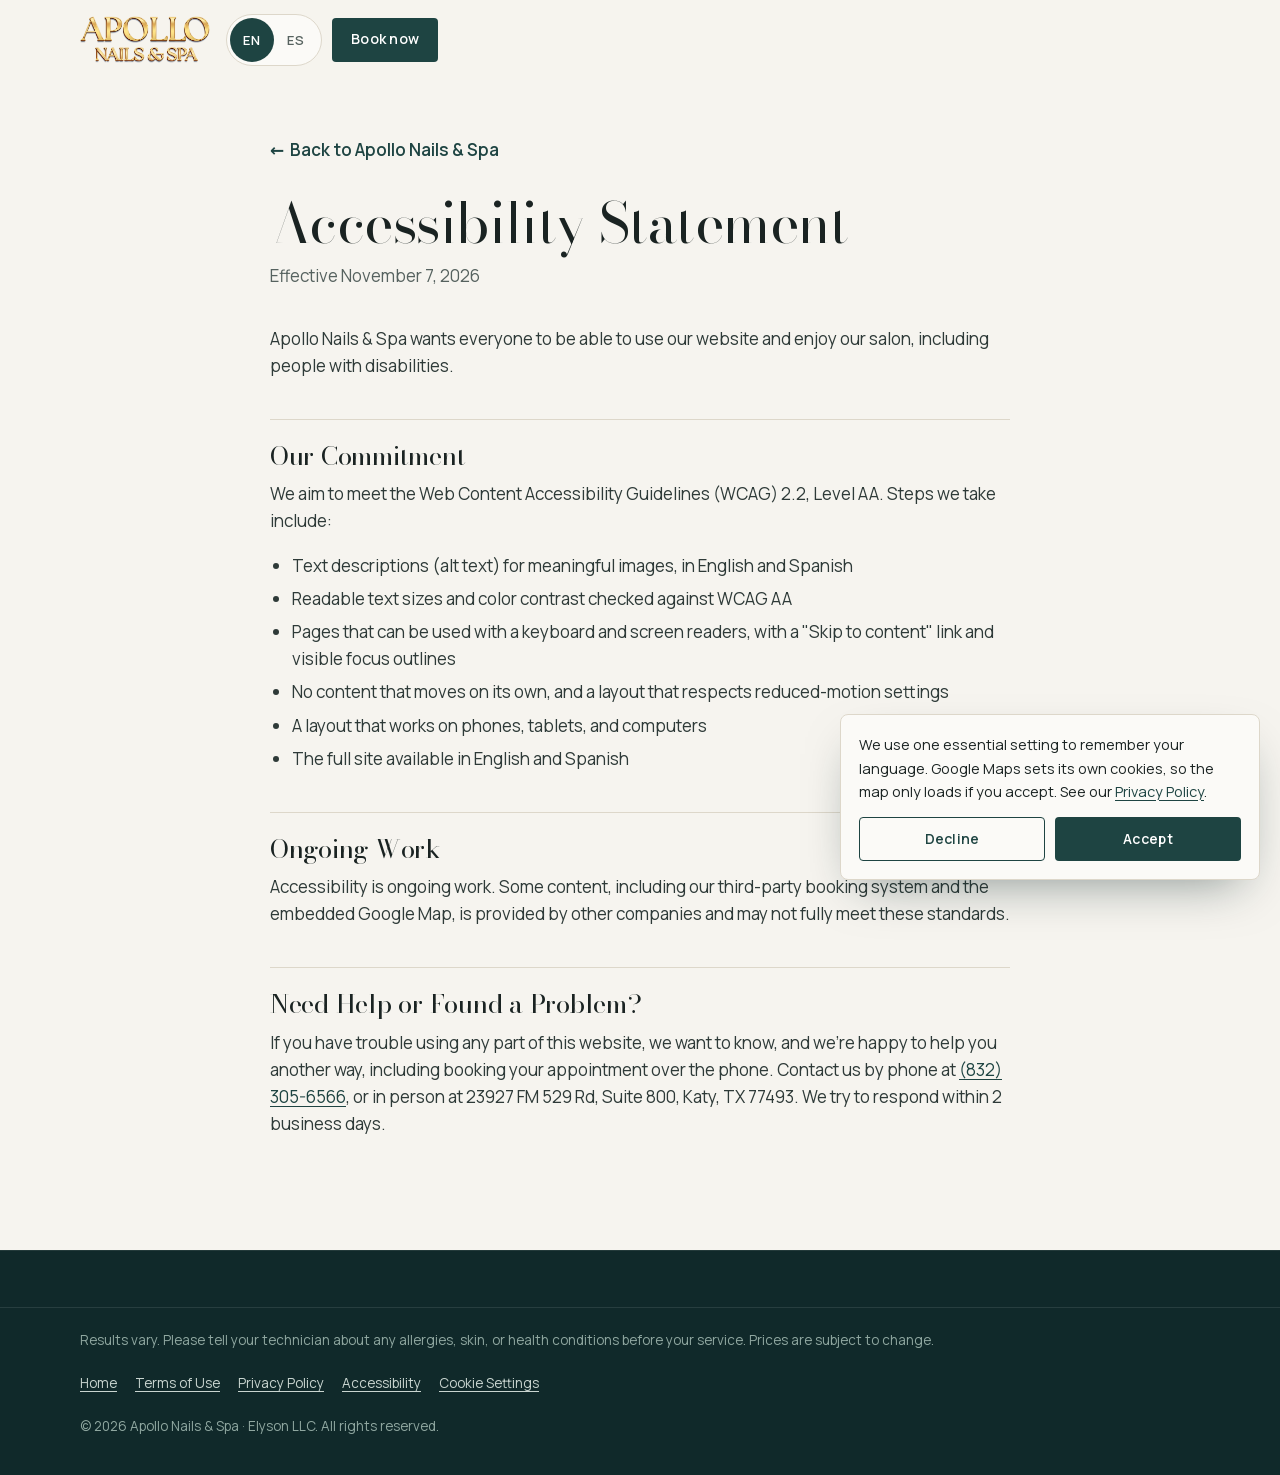
<file: accessibility.html>
<!doctype html>
<html lang="en" data-es-title="Declaración de accesibilidad | Apollo Nails &amp; Spa">
<head>
<meta charset="utf-8">
<meta name="viewport" content="width=device-width, initial-scale=1, viewport-fit=cover">
<title>Accessibility Statement | Apollo Nails &amp; Spa</title>
<meta name="robots" content="noindex, follow">
<meta name="theme-color" content="#10292A">
<link rel="icon" href="favicon.svg" type="image/svg+xml">
<link rel="icon" href="favicon.ico" sizes="48x48">
<link rel="apple-touch-icon" href="apple-touch-icon.png">
<link rel="preload" href="fonts/bodoni-moda-latin.woff2" as="font" type="font/woff2" crossorigin>
<link rel="preload" href="fonts/manrope-latin.woff2" as="font" type="font/woff2" crossorigin>
<script src="lang-init.js"></script>
<link rel="stylesheet" href="styles.css">
<noscript><link rel="stylesheet" href="noscript.css"></noscript>
</head>
<body class="legal-page">
<a class="skip-link" href="#main"><span class="en">Skip to content</span><span class="es" lang="es">Saltar al contenido</span></a>
<header class="site-header">
  <div class="header-inner">
    <a class="brand" href="index.html" aria-label="Apollo Nails &amp; Spa — home" data-es-aria-label="Apollo Nails &amp; Spa — inicio">
      <span class="media media--logo" data-file="logo.png">
        <img src="images/logo.png" alt="Apollo Nails &amp; Spa" width="480" height="177" decoding="async">
        <span class="wordmark" aria-hidden="true"><span class="wm-name">Apollo</span><span class="wm-sub">Nails &amp; Spa</span></span>
      </span>
    </a>
    <div class="header-actions">
      <div class="lang-switch" role="group" aria-label="Language · Idioma">
        <button type="button" class="lang-btn" data-set-lang="en" aria-pressed="true" lang="en">EN</button>
        <button type="button" class="lang-btn" data-set-lang="es" aria-pressed="false" lang="es">ES</button>
      </div>
      <a class="btn btn--primary btn--sm" href="https://booking.gocheckin.net/v2/19035" target="_blank" rel="noopener"><span class="en">Book now</span><span class="es" lang="es">Reservar</span></a>
    </div>
  </div>
</header>
<main id="main" class="legal-main">
<div class="wrap wrap--narrow">
<a class="back-link" href="index.html">← <span class="en">Back to Apollo Nails &amp; Spa</span><span class="es" lang="es">Volver a Apollo Nails &amp; Spa</span></a>
<h1><span class="en">Accessibility Statement</span><span class="es" lang="es">Declaración de accesibilidad</span></h1>
<p class="date"><span class="en">Effective November 7, 2026</span><span class="es" lang="es">Vigente desde el 7 de noviembre de 2026</span></p>
<p class="en">Apollo Nails &amp; Spa wants everyone to be able to use our website and enjoy our salon, including people with disabilities.</p>
<p class="es" lang="es">En Apollo Nails &amp; Spa queremos que todas las personas puedan usar nuestro sitio web y disfrutar del salón, incluidas las personas con discapacidad.</p>
<h2><span class="en">Our Commitment</span><span class="es" lang="es">Nuestro compromiso</span></h2>
<p class="en">We aim to meet the Web Content Accessibility Guidelines (WCAG) 2.2, Level AA. Steps we take include:</p>
<p class="es" lang="es">Buscamos cumplir las Pautas de Accesibilidad para el Contenido Web (WCAG) 2.2, nivel AA. Entre las medidas que tomamos están:</p>
<ul class="en"><li>Text descriptions (alt text) for meaningful images, in English and Spanish</li><li>Readable text sizes and color contrast checked against WCAG AA</li><li>Pages that can be used with a keyboard and screen readers, with a "Skip to content" link and visible focus outlines</li><li>No content that moves on its own, and a layout that respects reduced-motion settings</li><li>A layout that works on phones, tablets, and computers</li><li>The full site available in English and Spanish</li></ul>
<ul class="es" lang="es"><li>Descripciones de texto (texto alternativo) para las imágenes importantes, en inglés y español</li><li>Tamaños de texto legibles y contraste de color verificado según WCAG AA</li><li>Páginas que pueden usarse con teclado y lectores de pantalla, con un enlace "Saltar al contenido" y contornos de enfoque visibles</li><li>Ningún contenido que se mueva por sí solo, y un diseño que respeta la configuración de movimiento reducido</li><li>Un diseño que funciona en teléfonos, tabletas y computadoras</li><li>Todo el sitio disponible en inglés y español</li></ul>
<h2><span class="en">Ongoing Work</span><span class="es" lang="es">Trabajo continuo</span></h2>
<p class="en">Accessibility is ongoing work. Some content, including our third-party booking system and the embedded Google Map, is provided by other companies and may not fully meet these standards.</p>
<p class="es" lang="es">La accesibilidad es un trabajo continuo. Parte del contenido, incluido nuestro sistema de reservas externo y el mapa de Google integrado, lo proporcionan otras empresas y puede no cumplir por completo con estas normas.</p>
<h2><span class="en">Need Help or Found a Problem?</span><span class="es" lang="es">¿Necesitas ayuda o encontraste un problema?</span></h2>
<p class="en">If you have trouble using any part of this website, we want to know, and we're happy to help you another way, including booking your appointment over the phone. Contact us by phone at <a href="tel:+18323056566">(832) 305-6566</a>, or in person at 23927 FM 529 Rd, Suite 800, Katy, TX 77493. We try to respond within 2 business days.</p>
<p class="es" lang="es">Si tienes dificultades para usar alguna parte de este sitio web, queremos saberlo y con gusto te ayudaremos de otra forma, incluso reservando tu cita por teléfono. Contáctanos por teléfono al <a href="tel:+18323056566">(832) 305-6566</a> o en persona en 23927 FM 529 Rd, Suite 800, Katy, TX 77493. Procuramos responder en un plazo de 2 días hábiles.</p>
</div>
</main>
<footer class="site-footer">
  <div class="footer-legal">
    <div class="wrap">
      <p class="disclaimer"><span class="en">Results vary. Please tell your technician about any allergies, skin, or health conditions before your service. Prices are subject to change.</span><span class="es" lang="es">Los resultados varían. Informa a tu técnica sobre cualquier alergia o condición de la piel o de salud antes de tu servicio. Los precios pueden cambiar.</span></p>
      <p class="legal-links">
        <a href="index.html"><span class="en">Home</span><span class="es" lang="es">Inicio</span></a>
        <a href="terms.html"><span class="en">Terms of Use</span><span class="es" lang="es">Términos de uso</span></a>
        <a href="privacy.html"><span class="en">Privacy Policy</span><span class="es" lang="es">Política de privacidad</span></a>
        <a href="accessibility.html"><span class="en">Accessibility</span><span class="es" lang="es">Accesibilidad</span></a>
        <button type="button" class="linklike" data-cc-open><span class="en">Cookie Settings</span><span class="es" lang="es">Configuración de cookies</span></button>
      </p>
      <p class="copyright">© 2026 Apollo Nails &amp; Spa · Elyson LLC. <span class="en">All rights reserved.</span><span class="es" lang="es">Todos los derechos reservados.</span></p>
    </div>
  </div>
</footer>
<div class="cookie-banner" id="cookieBanner" role="dialog" aria-modal="false" aria-labelledby="ccTitle" hidden>
  <p id="ccTitle"><span class="en">We use one essential setting to remember your language. Google Maps sets its own cookies, so the map only loads if you accept. See our <a href="privacy.html">Privacy Policy</a>.</span><span class="es" lang="es">Usamos un ajuste esencial para recordar tu idioma. Google Maps usa sus propias cookies, así que el mapa solo se carga si aceptas. Consulta nuestra <a href="privacy.html">Política de privacidad</a>.</span></p>
  <div class="cookie-actions">
    <button type="button" class="btn btn--ghost btn--sm" data-cc-decline><span class="en">Decline</span><span class="es" lang="es">Rechazar</span></button>
    <button type="button" class="btn btn--primary btn--sm" data-cc-accept><span class="en">Accept</span><span class="es" lang="es">Aceptar</span></button>
  </div>
</div>
<script src="script.js" defer></script>
</body>
</html>
</file>
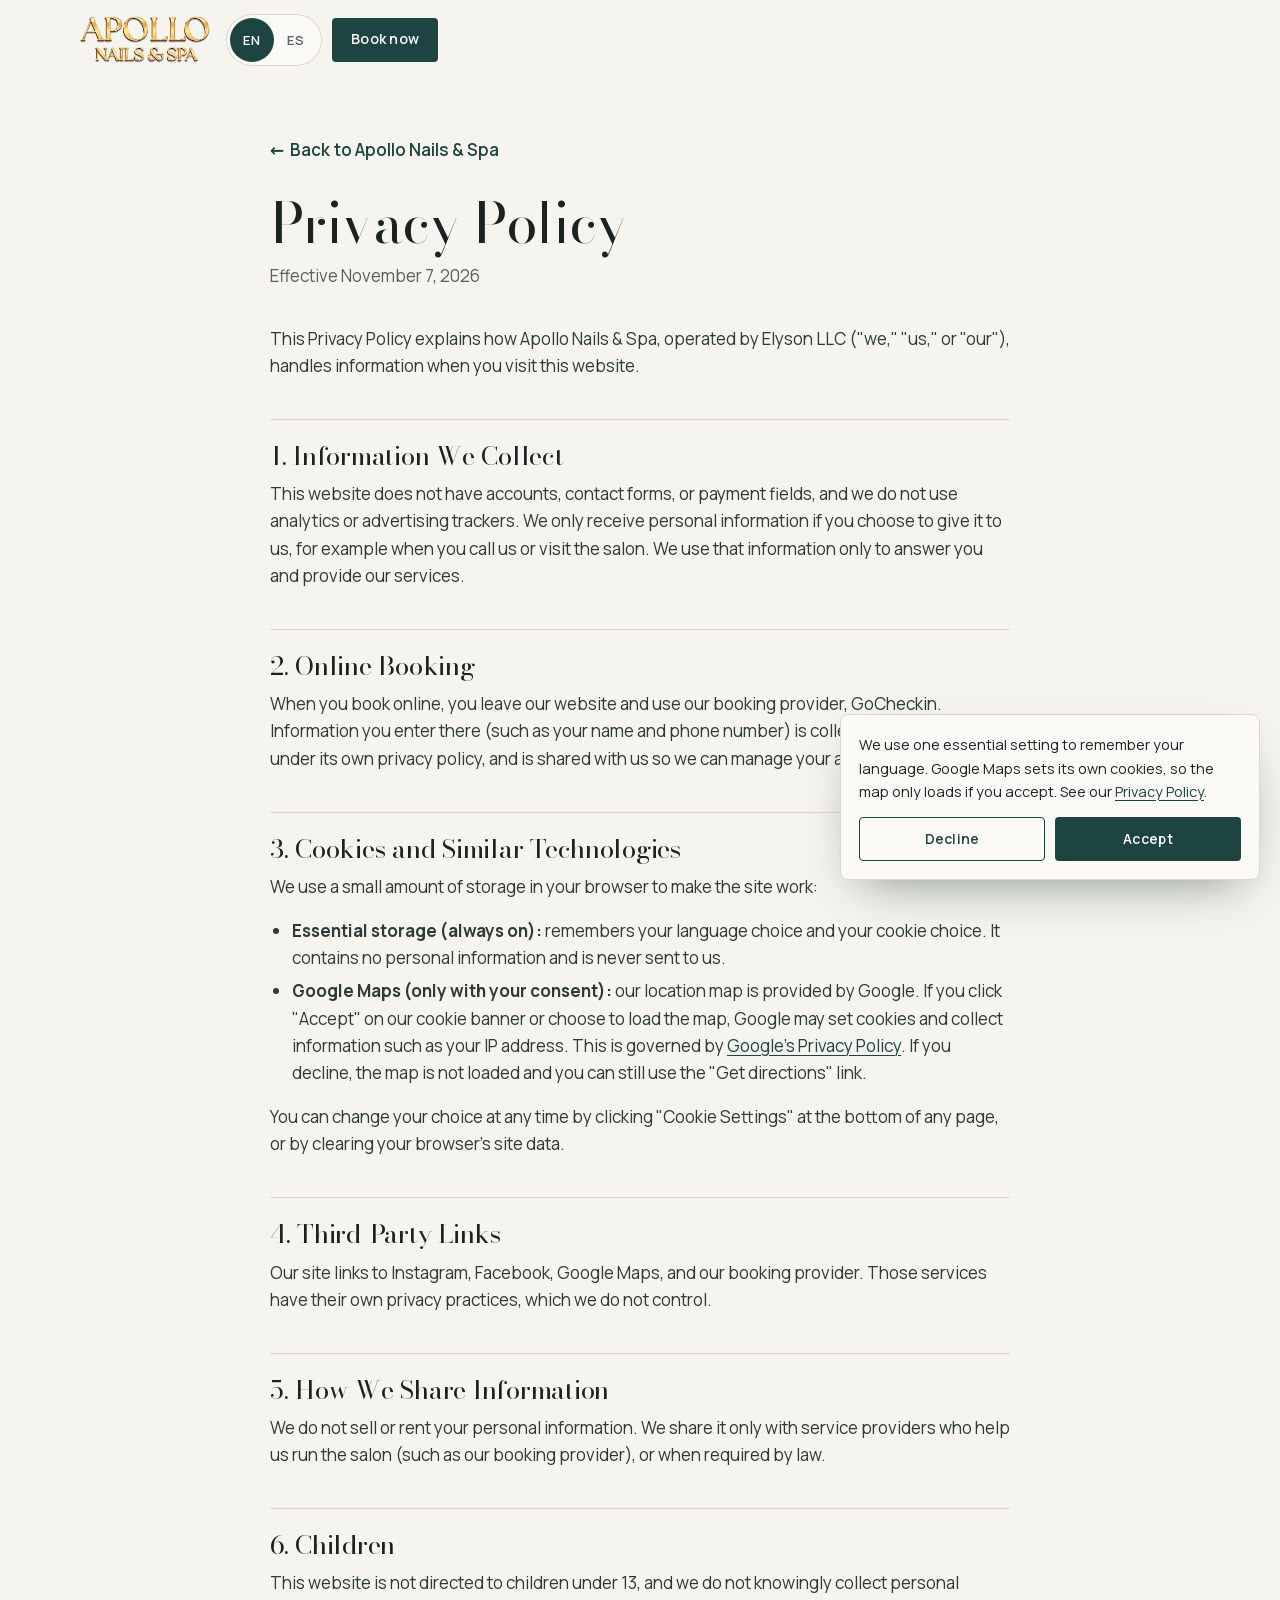
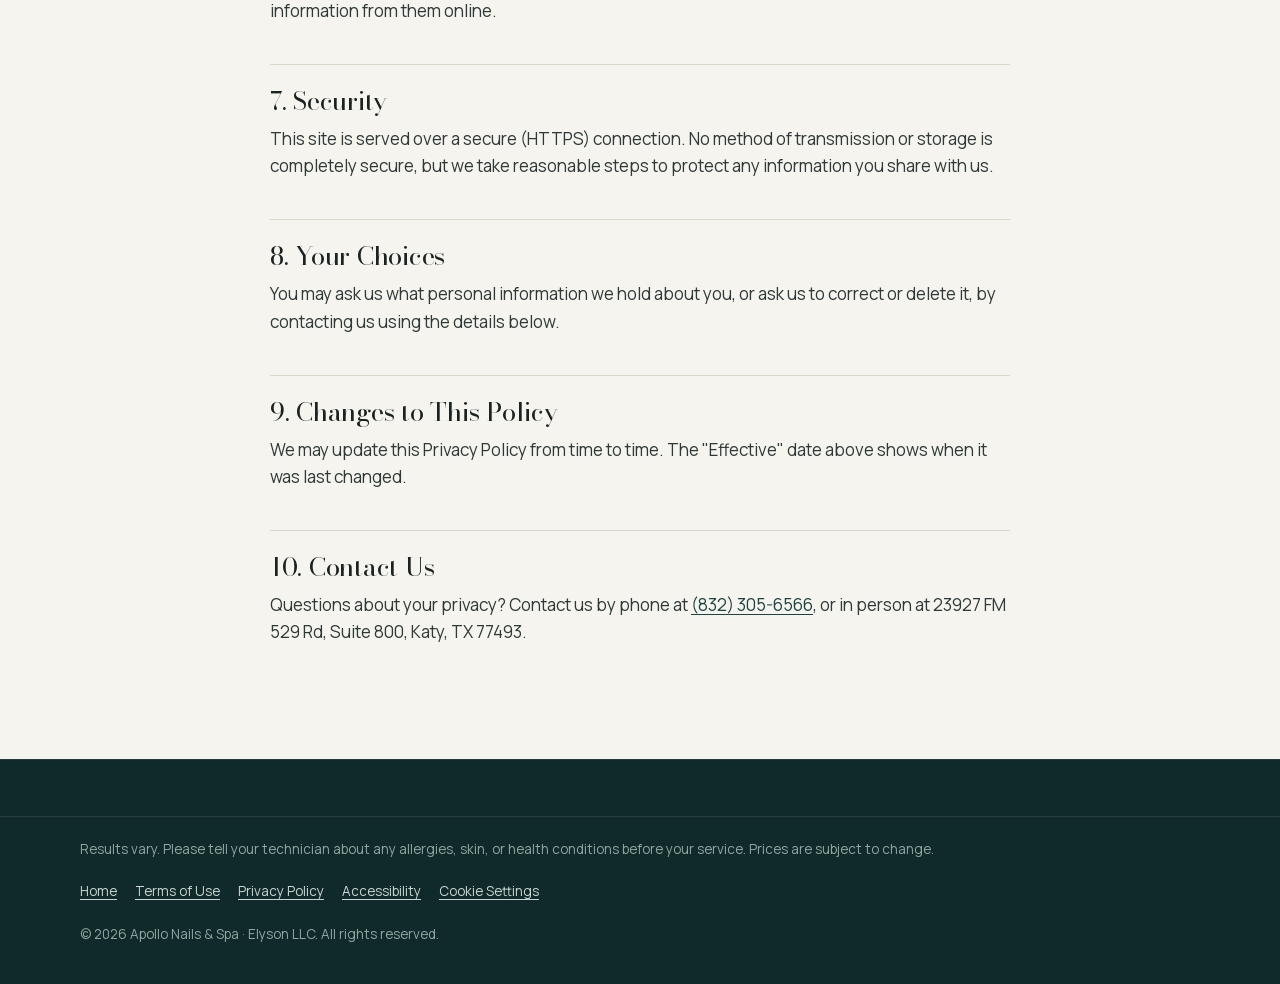
<file: privacy.html>
<!doctype html>
<html lang="en" data-es-title="Política de privacidad | Apollo Nails &amp; Spa">
<head>
<meta charset="utf-8">
<meta name="viewport" content="width=device-width, initial-scale=1, viewport-fit=cover">
<title>Privacy Policy | Apollo Nails &amp; Spa</title>
<meta name="robots" content="noindex, follow">
<meta name="theme-color" content="#10292A">
<link rel="icon" href="favicon.svg" type="image/svg+xml">
<link rel="icon" href="favicon.ico" sizes="48x48">
<link rel="apple-touch-icon" href="apple-touch-icon.png">
<link rel="preload" href="fonts/bodoni-moda-latin.woff2" as="font" type="font/woff2" crossorigin>
<link rel="preload" href="fonts/manrope-latin.woff2" as="font" type="font/woff2" crossorigin>
<script src="lang-init.js"></script>
<link rel="stylesheet" href="styles.css">
<noscript><link rel="stylesheet" href="noscript.css"></noscript>
</head>
<body class="legal-page">
<a class="skip-link" href="#main"><span class="en">Skip to content</span><span class="es" lang="es">Saltar al contenido</span></a>
<header class="site-header">
  <div class="header-inner">
    <a class="brand" href="index.html" aria-label="Apollo Nails &amp; Spa — home" data-es-aria-label="Apollo Nails &amp; Spa — inicio">
      <span class="media media--logo" data-file="logo.png">
        <img src="images/logo.png" alt="Apollo Nails &amp; Spa" width="480" height="177" decoding="async">
        <span class="wordmark" aria-hidden="true"><span class="wm-name">Apollo</span><span class="wm-sub">Nails &amp; Spa</span></span>
      </span>
    </a>
    <div class="header-actions">
      <div class="lang-switch" role="group" aria-label="Language · Idioma">
        <button type="button" class="lang-btn" data-set-lang="en" aria-pressed="true" lang="en">EN</button>
        <button type="button" class="lang-btn" data-set-lang="es" aria-pressed="false" lang="es">ES</button>
      </div>
      <a class="btn btn--primary btn--sm" href="https://booking.gocheckin.net/v2/19035" target="_blank" rel="noopener"><span class="en">Book now</span><span class="es" lang="es">Reservar</span></a>
    </div>
  </div>
</header>
<main id="main" class="legal-main">
<div class="wrap wrap--narrow">
<a class="back-link" href="index.html">← <span class="en">Back to Apollo Nails &amp; Spa</span><span class="es" lang="es">Volver a Apollo Nails &amp; Spa</span></a>
<h1><span class="en">Privacy Policy</span><span class="es" lang="es">Política de privacidad</span></h1>
<p class="date"><span class="en">Effective November 7, 2026</span><span class="es" lang="es">Vigente desde el 7 de noviembre de 2026</span></p>
<p class="en">This Privacy Policy explains how Apollo Nails &amp; Spa, operated by Elyson LLC ("we," "us," or "our"), handles information when you visit this website.</p>
<p class="es" lang="es">Esta Política de privacidad explica cómo Apollo Nails &amp; Spa, operado por Elyson LLC ("nosotros"), maneja la información cuando visitas este sitio web.</p>
<h2><span class="en">1. Information We Collect</span><span class="es" lang="es">1. Información que recopilamos</span></h2>
<p class="en">This website does not have accounts, contact forms, or payment fields, and we do not use analytics or advertising trackers. We only receive personal information if you choose to give it to us, for example when you call us or visit the salon. We use that information only to answer you and provide our services.</p>
<p class="es" lang="es">Este sitio web no tiene cuentas, formularios de contacto ni campos de pago, y no usamos herramientas de analítica ni rastreadores publicitarios. Solo recibimos información personal si decides dárnosla, por ejemplo cuando nos llamas o visitas el salón. Usamos esa información únicamente para responderte y prestarte nuestros servicios.</p>
<h2><span class="en">2. Online Booking</span><span class="es" lang="es">2. Reservas en línea</span></h2>
<p class="en">When you book online, you leave our website and use our booking provider, GoCheckin. Information you enter there (such as your name and phone number) is collected by that provider under its own privacy policy, and is shared with us so we can manage your appointment.</p>
<p class="es" lang="es">Cuando reservas en línea, sales de nuestro sitio y usas nuestro proveedor de reservas, GoCheckin. La información que ingresas allí (como tu nombre y número de teléfono) la recopila ese proveedor según su propia política de privacidad y se comparte con nosotros para gestionar tu cita.</p>
<h2><span class="en">3. Cookies and Similar Technologies</span><span class="es" lang="es">3. Cookies y tecnologías similares</span></h2>
<p class="en">We use a small amount of storage in your browser to make the site work:</p>
<p class="es" lang="es">Usamos un pequeño espacio de almacenamiento en tu navegador para que el sitio funcione:</p>
<ul class="en"><li><strong>Essential storage (always on):</strong> remembers your language choice and your cookie choice. It contains no personal information and is never sent to us.</li><li><strong>Google Maps (only with your consent):</strong> our location map is provided by Google. If you click "Accept" on our cookie banner or choose to load the map, Google may set cookies and collect information such as your IP address. This is governed by <a href="https://policies.google.com/privacy" target="_blank" rel="noopener">Google's Privacy Policy</a>. If you decline, the map is not loaded and you can still use the "Get directions" link.</li></ul>
<ul class="es" lang="es"><li><strong>Almacenamiento esencial (siempre activo):</strong> recuerda tu idioma y tu elección sobre cookies. No contiene información personal y nunca se nos envía.</li><li><strong>Google Maps (solo con tu consentimiento):</strong> nuestro mapa lo proporciona Google. Si haces clic en "Aceptar" en el aviso de cookies o decides cargar el mapa, Google puede instalar cookies y recopilar información como tu dirección IP, según la <a href="https://policies.google.com/privacy?hl=es" target="_blank" rel="noopener">Política de privacidad de Google</a>. Si lo rechazas, el mapa no se carga y aun así puedes usar el enlace "Cómo llegar".</li></ul>
<p class="en">You can change your choice at any time by clicking "Cookie Settings" at the bottom of any page, or by clearing your browser's site data.</p>
<p class="es" lang="es">Puedes cambiar tu elección en cualquier momento con el enlace "Configuración de cookies" al pie de cualquier página, o borrando los datos del sitio en tu navegador.</p>
<h2><span class="en">4. Third-Party Links</span><span class="es" lang="es">4. Enlaces de terceros</span></h2>
<p class="en">Our site links to Instagram, Facebook, Google Maps, and our booking provider. Those services have their own privacy practices, which we do not control.</p>
<p class="es" lang="es">Nuestro sitio enlaza a Instagram, Facebook, Google Maps y nuestro proveedor de reservas. Esos servicios tienen sus propias prácticas de privacidad, que no controlamos.</p>
<h2><span class="en">5. How We Share Information</span><span class="es" lang="es">5. Cómo compartimos la información</span></h2>
<p class="en">We do not sell or rent your personal information. We share it only with service providers who help us run the salon (such as our booking provider), or when required by law.</p>
<p class="es" lang="es">No vendemos ni alquilamos tu información personal. Solo la compartimos con proveedores que nos ayudan a operar el salón (como nuestro proveedor de reservas) o cuando la ley lo exige.</p>
<h2><span class="en">6. Children</span><span class="es" lang="es">6. Menores</span></h2>
<p class="en">This website is not directed to children under 13, and we do not knowingly collect personal information from them online.</p>
<p class="es" lang="es">Este sitio web no está dirigido a menores de 13 años y no recopilamos a sabiendas información personal de ellos en línea.</p>
<h2><span class="en">7. Security</span><span class="es" lang="es">7. Seguridad</span></h2>
<p class="en">This site is served over a secure (HTTPS) connection. No method of transmission or storage is completely secure, but we take reasonable steps to protect any information you share with us.</p>
<p class="es" lang="es">Este sitio se ofrece mediante una conexión segura (HTTPS). Ningún método de transmisión o almacenamiento es completamente seguro, pero tomamos medidas razonables para proteger la información que compartes con nosotros.</p>
<h2><span class="en">8. Your Choices</span><span class="es" lang="es">8. Tus opciones</span></h2>
<p class="en">You may ask us what personal information we hold about you, or ask us to correct or delete it, by contacting us using the details below.</p>
<p class="es" lang="es">Puedes preguntarnos qué información personal tenemos sobre ti, o pedirnos que la corrijamos o eliminemos, usando los datos de contacto a continuación.</p>
<h2><span class="en">9. Changes to This Policy</span><span class="es" lang="es">9. Cambios a esta política</span></h2>
<p class="en">We may update this Privacy Policy from time to time. The "Effective" date above shows when it was last changed.</p>
<p class="es" lang="es">Podemos actualizar esta Política de privacidad ocasionalmente. La fecha de "Vigente desde" indica cuándo se modificó por última vez.</p>
<h2><span class="en">10. Contact Us</span><span class="es" lang="es">10. Contáctanos</span></h2>
<p class="en">Questions about your privacy? Contact us by phone at <a href="tel:+18323056566">(832) 305-6566</a>, or in person at 23927 FM 529 Rd, Suite 800, Katy, TX 77493.</p>
<p class="es" lang="es">¿Preguntas sobre tu privacidad? Contáctanos por teléfono al <a href="tel:+18323056566">(832) 305-6566</a> o en persona en 23927 FM 529 Rd, Suite 800, Katy, TX 77493.</p>
</div>
</main>
<footer class="site-footer">
  <div class="footer-legal">
    <div class="wrap">
      <p class="disclaimer"><span class="en">Results vary. Please tell your technician about any allergies, skin, or health conditions before your service. Prices are subject to change.</span><span class="es" lang="es">Los resultados varían. Informa a tu técnica sobre cualquier alergia o condición de la piel o de salud antes de tu servicio. Los precios pueden cambiar.</span></p>
      <p class="legal-links">
        <a href="index.html"><span class="en">Home</span><span class="es" lang="es">Inicio</span></a>
        <a href="terms.html"><span class="en">Terms of Use</span><span class="es" lang="es">Términos de uso</span></a>
        <a href="privacy.html"><span class="en">Privacy Policy</span><span class="es" lang="es">Política de privacidad</span></a>
        <a href="accessibility.html"><span class="en">Accessibility</span><span class="es" lang="es">Accesibilidad</span></a>
        <button type="button" class="linklike" data-cc-open><span class="en">Cookie Settings</span><span class="es" lang="es">Configuración de cookies</span></button>
      </p>
      <p class="copyright">© 2026 Apollo Nails &amp; Spa · Elyson LLC. <span class="en">All rights reserved.</span><span class="es" lang="es">Todos los derechos reservados.</span></p>
    </div>
  </div>
</footer>
<div class="cookie-banner" id="cookieBanner" role="dialog" aria-modal="false" aria-labelledby="ccTitle" hidden>
  <p id="ccTitle"><span class="en">We use one essential setting to remember your language. Google Maps sets its own cookies, so the map only loads if you accept. See our <a href="privacy.html">Privacy Policy</a>.</span><span class="es" lang="es">Usamos un ajuste esencial para recordar tu idioma. Google Maps usa sus propias cookies, así que el mapa solo se carga si aceptas. Consulta nuestra <a href="privacy.html">Política de privacidad</a>.</span></p>
  <div class="cookie-actions">
    <button type="button" class="btn btn--ghost btn--sm" data-cc-decline><span class="en">Decline</span><span class="es" lang="es">Rechazar</span></button>
    <button type="button" class="btn btn--primary btn--sm" data-cc-accept><span class="en">Accept</span><span class="es" lang="es">Aceptar</span></button>
  </div>
</div>
<script src="script.js" defer></script>
</body>
</html>
</file>
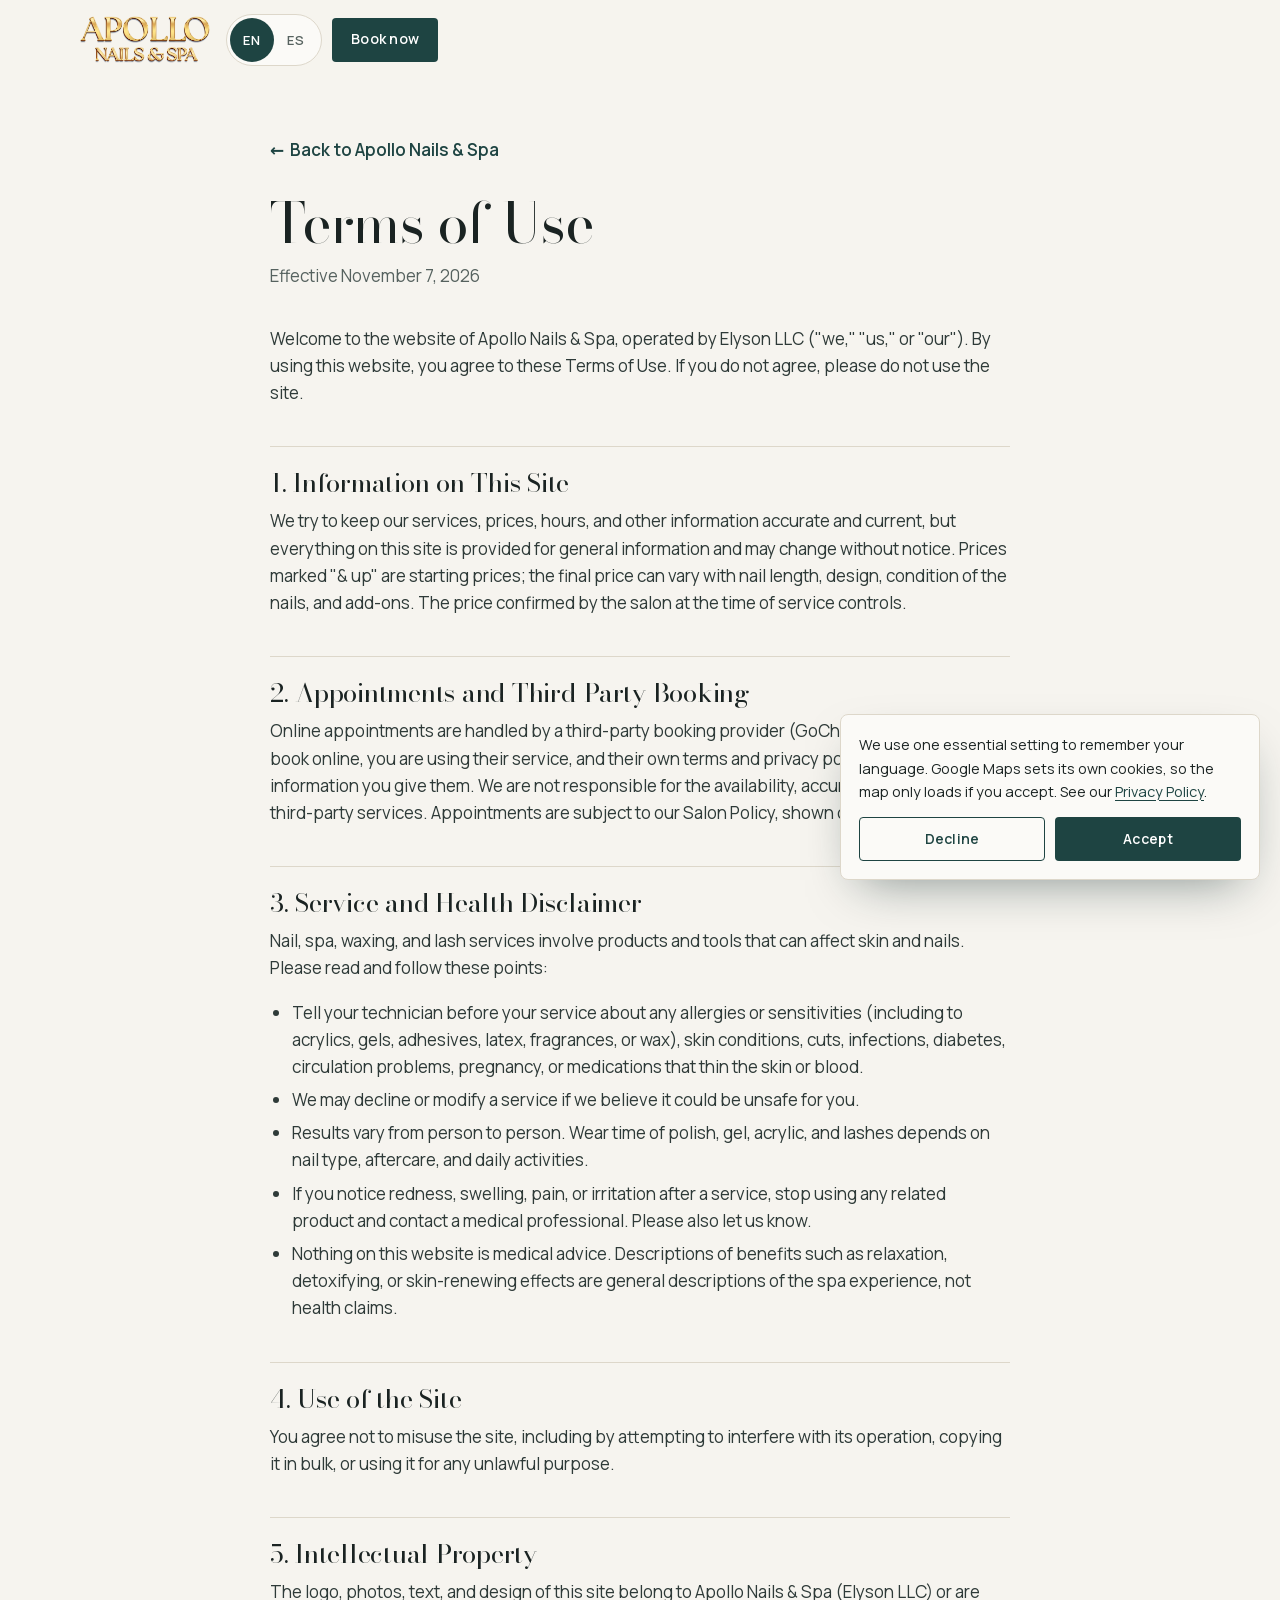
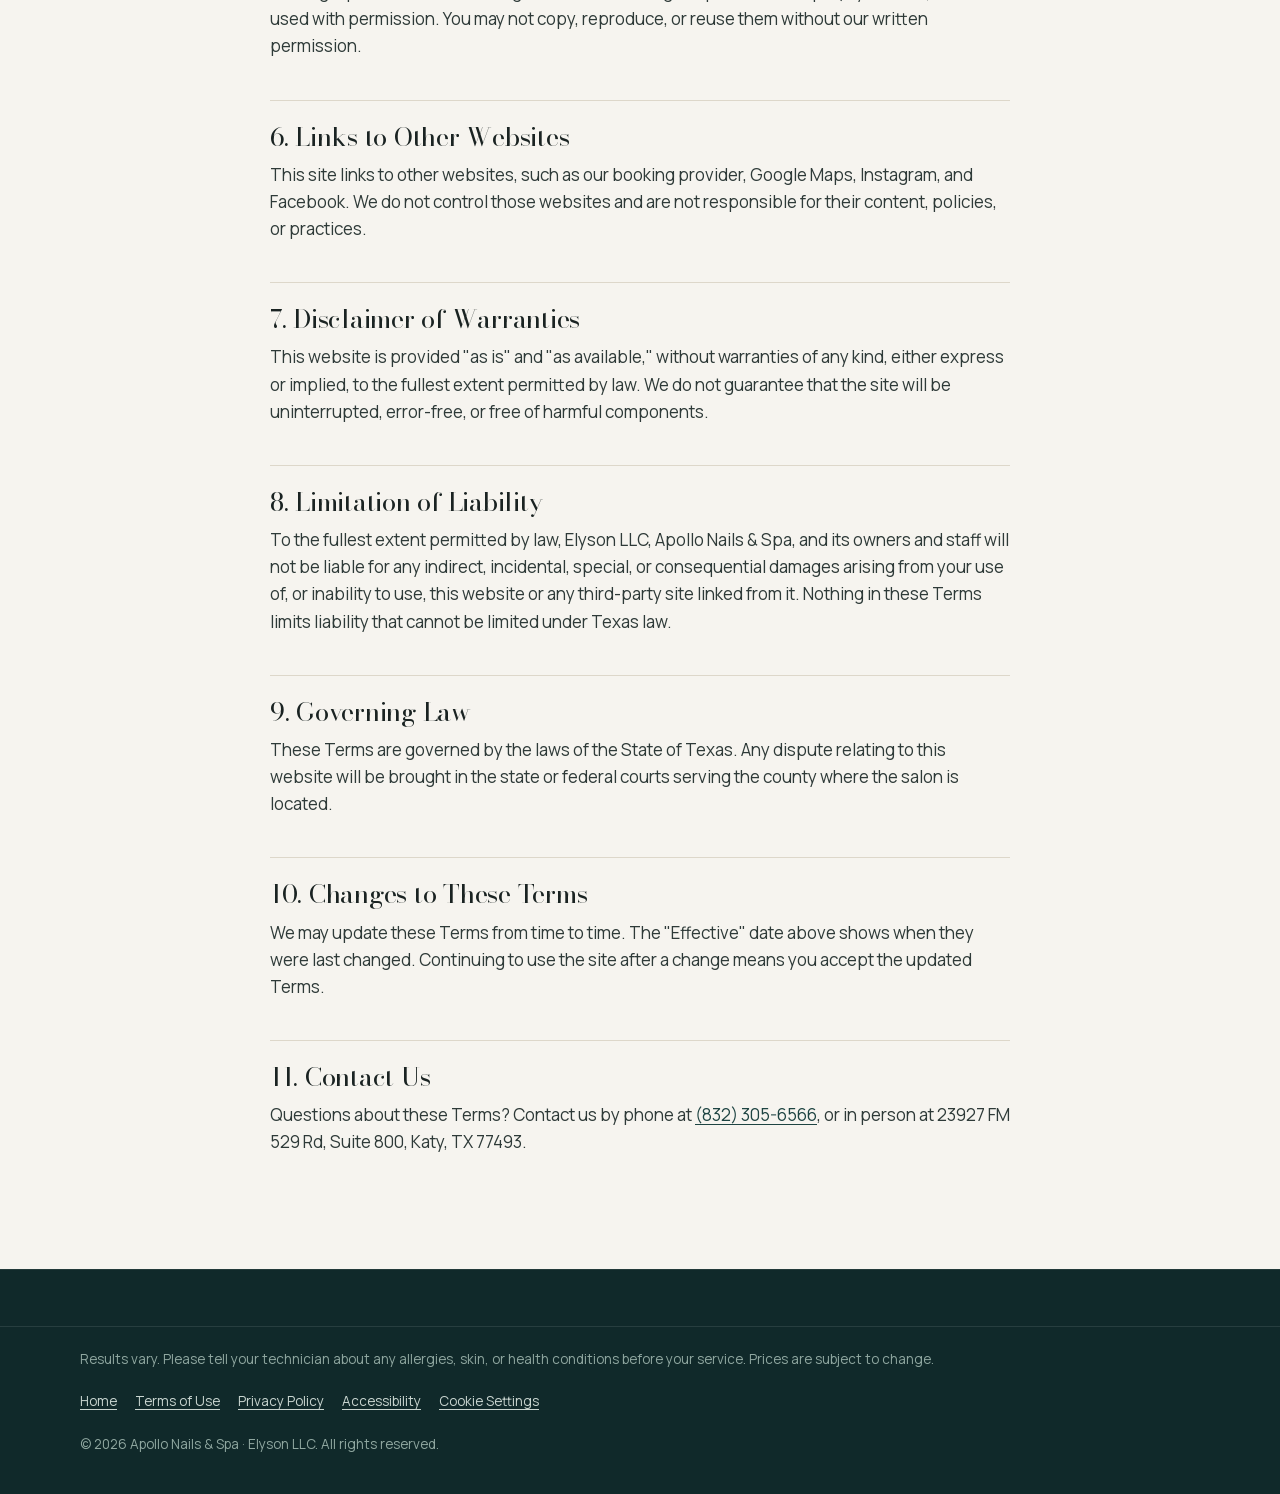
<file: terms.html>
<!doctype html>
<html lang="en" data-es-title="Términos de uso | Apollo Nails &amp; Spa">
<head>
<meta charset="utf-8">
<meta name="viewport" content="width=device-width, initial-scale=1, viewport-fit=cover">
<title>Terms of Use | Apollo Nails &amp; Spa</title>
<meta name="robots" content="noindex, follow">
<meta name="theme-color" content="#10292A">
<link rel="icon" href="favicon.svg" type="image/svg+xml">
<link rel="icon" href="favicon.ico" sizes="48x48">
<link rel="apple-touch-icon" href="apple-touch-icon.png">
<link rel="preload" href="fonts/bodoni-moda-latin.woff2" as="font" type="font/woff2" crossorigin>
<link rel="preload" href="fonts/manrope-latin.woff2" as="font" type="font/woff2" crossorigin>
<script src="lang-init.js"></script>
<link rel="stylesheet" href="styles.css">
<noscript><link rel="stylesheet" href="noscript.css"></noscript>
</head>
<body class="legal-page">
<a class="skip-link" href="#main"><span class="en">Skip to content</span><span class="es" lang="es">Saltar al contenido</span></a>
<header class="site-header">
  <div class="header-inner">
    <a class="brand" href="index.html" aria-label="Apollo Nails &amp; Spa — home" data-es-aria-label="Apollo Nails &amp; Spa — inicio">
      <span class="media media--logo" data-file="logo.png">
        <img src="images/logo.png" alt="Apollo Nails &amp; Spa" width="480" height="177" decoding="async">
        <span class="wordmark" aria-hidden="true"><span class="wm-name">Apollo</span><span class="wm-sub">Nails &amp; Spa</span></span>
      </span>
    </a>
    <div class="header-actions">
      <div class="lang-switch" role="group" aria-label="Language · Idioma">
        <button type="button" class="lang-btn" data-set-lang="en" aria-pressed="true" lang="en">EN</button>
        <button type="button" class="lang-btn" data-set-lang="es" aria-pressed="false" lang="es">ES</button>
      </div>
      <a class="btn btn--primary btn--sm" href="https://booking.gocheckin.net/v2/19035" target="_blank" rel="noopener"><span class="en">Book now</span><span class="es" lang="es">Reservar</span></a>
    </div>
  </div>
</header>
<main id="main" class="legal-main">
<div class="wrap wrap--narrow">
<a class="back-link" href="index.html">← <span class="en">Back to Apollo Nails &amp; Spa</span><span class="es" lang="es">Volver a Apollo Nails &amp; Spa</span></a>
<h1><span class="en">Terms of Use</span><span class="es" lang="es">Términos de uso</span></h1>
<p class="date"><span class="en">Effective November 7, 2026</span><span class="es" lang="es">Vigente desde el 7 de noviembre de 2026</span></p>
<p class="en">Welcome to the website of Apollo Nails &amp; Spa, operated by Elyson LLC ("we," "us," or "our"). By using this website, you agree to these Terms of Use. If you do not agree, please do not use the site.</p>
<p class="es" lang="es">Bienvenido al sitio web de Apollo Nails &amp; Spa, operado por Elyson LLC ("nosotros"). Al usar este sitio web, aceptas estos Términos de uso. Si no estás de acuerdo, por favor no uses el sitio.</p>
<h2><span class="en">1. Information on This Site</span><span class="es" lang="es">1. Información en este sitio</span></h2>
<p class="en">We try to keep our services, prices, hours, and other information accurate and current, but everything on this site is provided for general information and may change without notice. Prices marked "& up" are starting prices; the final price can vary with nail length, design, condition of the nails, and add-ons. The price confirmed by the salon at the time of service controls.</p>
<p class="es" lang="es">Procuramos mantener nuestros servicios, precios, horarios y demás información exactos y actualizados, pero todo el contenido de este sitio es informativo y puede cambiar sin previo aviso. Los precios marcados con "desde" son precios iniciales; el precio final puede variar según el largo de las uñas, el diseño, el estado de las uñas y los servicios adicionales. Prevalece el precio confirmado por el salón al momento del servicio.</p>
<h2><span class="en">2. Appointments and Third-Party Booking</span><span class="es" lang="es">2. Citas y reservas con terceros</span></h2>
<p class="en">Online appointments are handled by a third-party booking provider (GoCheckin). When you book online, you are using their service, and their own terms and privacy policy apply to the information you give them. We are not responsible for the availability, accuracy, or security of third-party services. Appointments are subject to our Salon Policy, shown on our homepage.</p>
<p class="es" lang="es">Las citas en línea las gestiona un proveedor externo de reservas (GoCheckin). Al reservar en línea usas su servicio, y sus propios términos y política de privacidad se aplican a la información que les proporcionas. No somos responsables de la disponibilidad, exactitud ni seguridad de servicios de terceros. Las citas están sujetas a nuestras Políticas del salón, que aparecen en la página principal.</p>
<h2><span class="en">3. Service and Health Disclaimer</span><span class="es" lang="es">3. Aviso sobre servicios y salud</span></h2>
<p class="en">Nail, spa, waxing, and lash services involve products and tools that can affect skin and nails. Please read and follow these points:</p>
<p class="es" lang="es">Los servicios de uñas, spa, depilación y pestañas utilizan productos y herramientas que pueden afectar la piel y las uñas. Lee y sigue estos puntos:</p>
<ul class="en"><li>Tell your technician before your service about any allergies or sensitivities (including to acrylics, gels, adhesives, latex, fragrances, or wax), skin conditions, cuts, infections, diabetes, circulation problems, pregnancy, or medications that thin the skin or blood.</li><li>We may decline or modify a service if we believe it could be unsafe for you.</li><li>Results vary from person to person. Wear time of polish, gel, acrylic, and lashes depends on nail type, aftercare, and daily activities.</li><li>If you notice redness, swelling, pain, or irritation after a service, stop using any related product and contact a medical professional. Please also let us know.</li><li>Nothing on this website is medical advice. Descriptions of benefits such as relaxation, detoxifying, or skin-renewing effects are general descriptions of the spa experience, not health claims.</li></ul>
<ul class="es" lang="es"><li>Antes de tu servicio, informa a tu técnica sobre cualquier alergia o sensibilidad (incluidas las de acrílicos, geles, adhesivos, látex, fragancias o cera), condiciones de la piel, cortes, infecciones, diabetes, problemas de circulación, embarazo o medicamentos que adelgacen la piel o la sangre.</li><li>Podemos rechazar o modificar un servicio si consideramos que podría no ser seguro para ti.</li><li>Los resultados varían de una persona a otra. La duración del esmalte, el gel, el acrílico y las pestañas depende del tipo de uña, los cuidados posteriores y las actividades diarias.</li><li>Si notas enrojecimiento, hinchazón, dolor o irritación después de un servicio, deja de usar cualquier producto relacionado y consulta a un profesional médico. Por favor, avísanos también.</li><li>Nada en este sitio web constituye consejo médico. Las descripciones de beneficios como la relajación, la desintoxicación o la renovación de la piel describen de manera general la experiencia spa y no son afirmaciones de salud.</li></ul>
<h2><span class="en">4. Use of the Site</span><span class="es" lang="es">4. Uso del sitio</span></h2>
<p class="en">You agree not to misuse the site, including by attempting to interfere with its operation, copying it in bulk, or using it for any unlawful purpose.</p>
<p class="es" lang="es">Te comprometes a no hacer un mal uso del sitio, por ejemplo intentando interferir con su funcionamiento, copiándolo de forma masiva o usándolo con fines ilegales.</p>
<h2><span class="en">5. Intellectual Property</span><span class="es" lang="es">5. Propiedad intelectual</span></h2>
<p class="en">The logo, photos, text, and design of this site belong to Apollo Nails &amp; Spa (Elyson LLC) or are used with permission. You may not copy, reproduce, or reuse them without our written permission.</p>
<p class="es" lang="es">El logotipo, las fotos, los textos y el diseño de este sitio pertenecen a Apollo Nails &amp; Spa (Elyson LLC) o se usan con autorización. No puedes copiarlos, reproducirlos ni reutilizarlos sin nuestro permiso por escrito.</p>
<h2><span class="en">6. Links to Other Websites</span><span class="es" lang="es">6. Enlaces a otros sitios web</span></h2>
<p class="en">This site links to other websites, such as our booking provider, Google Maps, Instagram, and Facebook. We do not control those websites and are not responsible for their content, policies, or practices.</p>
<p class="es" lang="es">Este sitio enlaza a otros sitios web, como nuestro proveedor de reservas, Google Maps, Instagram y Facebook. No controlamos esos sitios y no somos responsables de su contenido, políticas o prácticas.</p>
<h2><span class="en">7. Disclaimer of Warranties</span><span class="es" lang="es">7. Exclusión de garantías</span></h2>
<p class="en">This website is provided "as is" and "as available," without warranties of any kind, either express or implied, to the fullest extent permitted by law. We do not guarantee that the site will be uninterrupted, error-free, or free of harmful components.</p>
<p class="es" lang="es">Este sitio web se ofrece "tal cual" y "según disponibilidad", sin garantías de ningún tipo, expresas o implícitas, en la máxima medida permitida por la ley. No garantizamos que el sitio funcione sin interrupciones, sin errores o libre de componentes dañinos.</p>
<h2><span class="en">8. Limitation of Liability</span><span class="es" lang="es">8. Limitación de responsabilidad</span></h2>
<p class="en">To the fullest extent permitted by law, Elyson LLC, Apollo Nails &amp; Spa, and its owners and staff will not be liable for any indirect, incidental, special, or consequential damages arising from your use of, or inability to use, this website or any third-party site linked from it. Nothing in these Terms limits liability that cannot be limited under Texas law.</p>
<p class="es" lang="es">En la máxima medida permitida por la ley, Elyson LLC, Apollo Nails &amp; Spa y sus propietarios y personal no serán responsables de daños indirectos, incidentales, especiales o consecuentes derivados del uso o la imposibilidad de uso de este sitio web o de cualquier sitio de terceros enlazado. Nada en estos Términos limita una responsabilidad que no pueda limitarse según las leyes de Texas.</p>
<h2><span class="en">9. Governing Law</span><span class="es" lang="es">9. Ley aplicable</span></h2>
<p class="en">These Terms are governed by the laws of the State of Texas. Any dispute relating to this website will be brought in the state or federal courts serving the county where the salon is located.</p>
<p class="es" lang="es">Estos Términos se rigen por las leyes del estado de Texas. Cualquier controversia relacionada con este sitio web se presentará ante los tribunales estatales o federales que corresponden al condado donde se encuentra el salón.</p>
<h2><span class="en">10. Changes to These Terms</span><span class="es" lang="es">10. Cambios a estos Términos</span></h2>
<p class="en">We may update these Terms from time to time. The "Effective" date above shows when they were last changed. Continuing to use the site after a change means you accept the updated Terms.</p>
<p class="es" lang="es">Podemos actualizar estos Términos ocasionalmente. La fecha de "Vigente desde" indica cuándo se modificaron por última vez. Seguir usando el sitio después de un cambio significa que aceptas los Términos actualizados.</p>
<h2><span class="en">11. Contact Us</span><span class="es" lang="es">11. Contáctanos</span></h2>
<p class="en">Questions about these Terms? Contact us by phone at <a href="tel:+18323056566">(832) 305-6566</a>, or in person at 23927 FM 529 Rd, Suite 800, Katy, TX 77493.</p>
<p class="es" lang="es">¿Preguntas sobre estos Términos? Contáctanos por teléfono al <a href="tel:+18323056566">(832) 305-6566</a> o en persona en 23927 FM 529 Rd, Suite 800, Katy, TX 77493.</p>
</div>
</main>
<footer class="site-footer">
  <div class="footer-legal">
    <div class="wrap">
      <p class="disclaimer"><span class="en">Results vary. Please tell your technician about any allergies, skin, or health conditions before your service. Prices are subject to change.</span><span class="es" lang="es">Los resultados varían. Informa a tu técnica sobre cualquier alergia o condición de la piel o de salud antes de tu servicio. Los precios pueden cambiar.</span></p>
      <p class="legal-links">
        <a href="index.html"><span class="en">Home</span><span class="es" lang="es">Inicio</span></a>
        <a href="terms.html"><span class="en">Terms of Use</span><span class="es" lang="es">Términos de uso</span></a>
        <a href="privacy.html"><span class="en">Privacy Policy</span><span class="es" lang="es">Política de privacidad</span></a>
        <a href="accessibility.html"><span class="en">Accessibility</span><span class="es" lang="es">Accesibilidad</span></a>
        <button type="button" class="linklike" data-cc-open><span class="en">Cookie Settings</span><span class="es" lang="es">Configuración de cookies</span></button>
      </p>
      <p class="copyright">© 2026 Apollo Nails &amp; Spa · Elyson LLC. <span class="en">All rights reserved.</span><span class="es" lang="es">Todos los derechos reservados.</span></p>
    </div>
  </div>
</footer>
<div class="cookie-banner" id="cookieBanner" role="dialog" aria-modal="false" aria-labelledby="ccTitle" hidden>
  <p id="ccTitle"><span class="en">We use one essential setting to remember your language. Google Maps sets its own cookies, so the map only loads if you accept. See our <a href="privacy.html">Privacy Policy</a>.</span><span class="es" lang="es">Usamos un ajuste esencial para recordar tu idioma. Google Maps usa sus propias cookies, así que el mapa solo se carga si aceptas. Consulta nuestra <a href="privacy.html">Política de privacidad</a>.</span></p>
  <div class="cookie-actions">
    <button type="button" class="btn btn--ghost btn--sm" data-cc-decline><span class="en">Decline</span><span class="es" lang="es">Rechazar</span></button>
    <button type="button" class="btn btn--primary btn--sm" data-cc-accept><span class="en">Accept</span><span class="es" lang="es">Aceptar</span></button>
  </div>
</div>
<script src="script.js" defer></script>
</body>
</html>
</file>
<file: styles.css>
/* ==========================================================================
   Apollo Nails & Spa — "Evergreen & Champagne"
   Mobile-first. Colors, fonts and spacing live in :root.
   ========================================================================== */

/* ---------- Fonts (self-hosted, OFL — see fonts/LICENSE-OFL.txt) ---------- */
@font-face { font-family: "Bodoni Moda"; src: url("fonts/bodoni-moda-latin.woff2") format("woff2"); font-weight: 400 700; font-style: normal; font-display: swap; }
@font-face { font-family: "Manrope"; src: url("fonts/manrope-latin.woff2") format("woff2"); font-weight: 300 700; font-style: normal; font-display: swap; }
@font-face { font-family: "Tenor Sans"; src: url("fonts/tenor-sans-latin.woff2") format("woff2"); font-weight: 400; font-style: normal; font-display: swap; }

:root {
  --evergreen-900: #10292A;
  --evergreen-800: #163634;
  --evergreen-700: #1E4442;
  --evergreen-600: #2A5653;
  --sage-400: #8FA7A0;
  --sage-200: #C9D5D0;
  --porcelain: #F6F4EF;
  --porcelain-2: #FBFAF7;
  --stone: #ECE8DF;
  --stone-line: #DDD7CA;
  --ink: #1A2322;
  --muted: #56625F;
  --champagne: #C8A96A;
  --champagne-lt: #E2CB98;
  --bronze-text: #7A5A24;
  --white: #FFFFFF;

  --font-display: "Bodoni Moda", "Didot", "Bodoni 72", Georgia, serif;
  --font-body: "Manrope", system-ui, -apple-system, "Segoe UI", sans-serif;
  --font-label: "Tenor Sans", "Manrope", system-ui, sans-serif;

  --ease-out: cubic-bezier(.2, .7, .2, 1);
  --t-fast: 180ms;
  --t-reveal: 520ms;

  --radius: 4px;
  --radius-lg: 8px;
  --header-h: 68px;
  --gutter: 20px;
  --maxw: 1200px;
  --shadow: 0 18px 40px -24px rgba(16, 41, 42, .35);
}

/* ---------- Language visibility (set on <html lang> before first paint) ---------- */
html[lang="es"] .en { display: none !important; }
html:not([lang="es"]) .es { display: none !important; }

/* ---------- Base ---------- */
*, *::before, *::after { box-sizing: border-box; }
html { overflow-x: clip; -webkit-text-size-adjust: 100%; scroll-behavior: smooth; scroll-padding-top: calc(var(--header-h) + 12px); }
body {
  margin: 0; background: var(--porcelain); color: var(--ink);
  font-family: var(--font-body); font-size: 17px; line-height: 1.6; font-weight: 400;
  -webkit-font-smoothing: antialiased; text-rendering: optimizeLegibility;
  overflow-x: clip;
}
img, svg { display: block; max-width: 100%; }
a { color: var(--evergreen-700); text-underline-offset: 3px; text-decoration-thickness: 1px; }
a:hover { color: var(--evergreen-900); }
button { font: inherit; color: inherit; cursor: pointer; }
h1, h2, h3 { font-family: var(--font-display); font-weight: 400; line-height: 1.08; letter-spacing: -.01em; margin: 0; }
p { margin: 0 0 1em; }
ul, ol { margin: 0; padding: 0; }
address { font-style: normal; }
table { border-collapse: collapse; }

:focus-visible { outline: 2px solid var(--evergreen-700); outline-offset: 3px; border-radius: 2px; }
.section--dark :focus-visible, .site-footer :focus-visible, .hero :focus-visible, .mobile-bar :focus-visible, .lightbox :focus-visible { outline-color: var(--champagne-lt); }

.skip-link {
  position: absolute; left: 12px; top: -60px; z-index: 200;
  background: var(--evergreen-900); color: var(--white); padding: 10px 16px; border-radius: var(--radius);
  transition: top var(--t-fast) var(--ease-out);
}
.skip-link:focus { top: 12px; color: var(--white); }

.wrap { width: 100%; max-width: var(--maxw); margin: 0 auto; padding: 0 var(--gutter); }
.wrap--narrow { max-width: 820px; }
.section { padding: 72px 0; }
.section--stone { background: var(--stone); }
.section--dark { background: var(--evergreen-900); color: var(--porcelain); }
.section--dark h2 { color: var(--porcelain); }

.eyebrow {
  font-family: var(--font-label); text-transform: uppercase; letter-spacing: .2em; font-size: 12.5px;
  color: var(--bronze-text); margin-bottom: 14px; display: flex; align-items: center; gap: 12px;
}
.eyebrow::before { content: ""; width: 28px; height: 1px; background: currentColor; opacity: .7; }
.eyebrow--light { color: var(--champagne); }

.section-head { margin-bottom: 40px; max-width: 720px; }
.section-head h2 { font-size: clamp(32px, 6vw, 52px); }
.section-lead { margin: 16px 0 0; color: var(--muted); font-size: 17.5px; }
.section--dark .section-lead { color: var(--sage-200); }
.section-head--split { max-width: none; display: flex; flex-wrap: wrap; justify-content: space-between; align-items: flex-end; gap: 20px; }

/* ---------- Buttons ---------- */
.btn {
  display: inline-flex; align-items: center; justify-content: center; gap: 8px;
  min-height: 48px; padding: 12px 24px; border-radius: var(--radius);
  font-family: var(--font-body); font-weight: 600; font-size: 15px; letter-spacing: .02em;
  text-decoration: none; border: 1px solid transparent; white-space: nowrap;
  transition: background-color var(--t-fast) var(--ease-out), color var(--t-fast) var(--ease-out), border-color var(--t-fast) var(--ease-out), transform var(--t-fast) var(--ease-out);
}
.btn:active { transform: translateY(1px); }
.btn--sm { min-height: 44px; padding: 9px 18px; font-size: 14px; }
.btn--block { width: 100%; }
.btn--primary { background: var(--evergreen-700); color: var(--white); }
.btn--primary:hover { background: var(--evergreen-900); color: var(--white); }
.btn--gold { background: var(--champagne); color: var(--evergreen-900); }
.btn--gold:hover { background: var(--champagne-lt); color: var(--evergreen-900); }
.btn--ghost { background: transparent; color: var(--evergreen-700); border-color: var(--evergreen-700); }
.btn--ghost:hover { background: var(--evergreen-700); color: var(--white); }
.btn--outline-light { background: transparent; color: var(--porcelain); border-color: rgba(246, 244, 239, .55); }
.btn--outline-light:hover { border-color: var(--champagne); color: var(--champagne-lt); }
.linklike { background: none; border: 0; padding: 0; text-decoration: underline; text-underline-offset: 3px; }

/* ---------- Image slots (placeholders until the real file exists) ---------- */
.media {
  position: relative; display: block; overflow: hidden; border-radius: var(--radius);
  background-color: var(--evergreen-800);
  background-image:
    repeating-linear-gradient(135deg, rgba(200, 169, 106, .10) 0 1px, transparent 1px 14px),
    radial-gradient(120% 90% at 30% 20%, var(--evergreen-600), var(--evergreen-900));
}
.media::after {
  content: attr(data-file);
  position: absolute; left: 50%; top: 50%; transform: translate(-50%, -50%);
  max-width: calc(100% - 24px); padding: 6px 12px; border: 1px dashed rgba(226, 203, 152, .7); border-radius: 999px;
  font: 600 12px/1.3 var(--font-body); letter-spacing: .04em; color: var(--champagne-lt); text-align: center;
  background: rgba(16, 41, 42, .55); pointer-events: none;
}
.media img { position: absolute; inset: 0; width: 100%; height: 100%; object-fit: cover; opacity: 0; transition: opacity 400ms var(--ease-out); }
.media.is-loaded img { opacity: 1; }
.media.is-loaded::after { display: none; }
.r-1x1 { aspect-ratio: 1 / 1; }
.r-4x5 { aspect-ratio: 4 / 5; }
.r-3x2 { aspect-ratio: 3 / 2; }
.r-9x16 { aspect-ratio: 9 / 16; }

/* logo slots show a type wordmark until logo.png arrives */
.media--logo { background: none; border-radius: 0; overflow: visible; width: 114px; height: 42px; }
.media--logo::after { content: none; }
.media--logo img { object-fit: contain; object-position: left center; }
.media--logo.is-loaded .wordmark { visibility: hidden; }
.wordmark { display: flex; flex-direction: column; justify-content: center; height: 100%; line-height: 1; color: var(--evergreen-900); }
.wm-name { font-family: var(--font-display); font-size: 27px; letter-spacing: .01em; }
.wm-sub { font-family: var(--font-label); text-transform: uppercase; font-size: 9.5px; letter-spacing: .34em; margin-top: 4px; color: var(--bronze-text); }
.media--logo-light .wordmark { color: var(--porcelain); }
.media--logo-light .wm-sub { color: var(--champagne); }

/* ---------- Header ---------- */
.site-header {
  position: sticky; top: 0; z-index: 100; height: var(--header-h);
  background: rgba(246, 244, 239, .94); backdrop-filter: saturate(1.2) blur(10px); -webkit-backdrop-filter: saturate(1.2) blur(10px);
  border-bottom: 1px solid transparent; transition: border-color var(--t-fast) var(--ease-out), box-shadow var(--t-fast) var(--ease-out);
}
.site-header.is-scrolled { border-bottom-color: var(--stone-line); box-shadow: 0 8px 24px -20px rgba(16, 41, 42, .5); }
.header-inner { height: 100%; max-width: var(--maxw); margin: 0 auto; padding: 0 var(--gutter); display: flex; align-items: center; gap: 16px; }
.brand { display: flex; align-items: center; gap: 14px; text-decoration: none; margin-right: auto; min-height: 44px; }
.brand-place { display: none; font-family: var(--font-label); font-size: 11.5px; letter-spacing: .14em; text-transform: uppercase; color: var(--muted); padding-left: 14px; border-left: 1px solid var(--stone-line); white-space: nowrap; }

.main-nav {
  position: fixed; inset: var(--header-h) 0 0 0; background: var(--porcelain);
  padding: 28px var(--gutter) 40px; overflow-y: auto;
  clip-path: inset(0 0 0 100%); visibility: hidden;
  transition: clip-path 280ms var(--ease-out), visibility 0s linear 280ms;
}
.main-nav.is-open { clip-path: inset(0); visibility: visible; transition: clip-path 280ms var(--ease-out); }
.main-nav ul { list-style: none; }
.main-nav li + li { border-top: 1px solid var(--stone-line); }
.main-nav a:not(.btn) { display: block; padding: 16px 0; font-family: var(--font-display); font-size: 28px; text-decoration: none; color: var(--ink); }
.nav-mobile-extra { display: grid; gap: 12px; margin-top: 28px; }

.header-actions { display: flex; align-items: center; gap: 10px; }
.lang-switch { display: inline-flex; border: 1px solid var(--stone-line); border-radius: 999px; padding: 3px; background: var(--porcelain-2); }
.lang-btn { min-width: 44px; min-height: 44px; border: 0; border-radius: 999px; background: transparent; font: 600 13px var(--font-body); letter-spacing: .06em; color: var(--muted); }
.lang-btn[aria-pressed="true"] { background: var(--evergreen-700); color: var(--white); }
.header-call { display: inline-grid; place-items: center; width: 44px; height: 44px; border-radius: 999px; border: 1px solid var(--stone-line); color: var(--evergreen-700); }
.header-call svg { width: 18px; height: 18px; fill: currentColor; }
.header-book { display: none; }
.menu-toggle { width: 44px; height: 44px; border: 0; background: none; display: grid; place-content: center; gap: 5px; padding: 0; }
.menu-toggle span { width: 22px; height: 1.5px; background: var(--ink); transition: transform var(--t-fast) var(--ease-out), opacity var(--t-fast); }
.menu-toggle[aria-expanded="true"] span:nth-child(1) { transform: translateY(6.5px) rotate(45deg); }
.menu-toggle[aria-expanded="true"] span:nth-child(2) { opacity: 0; }
.menu-toggle[aria-expanded="true"] span:nth-child(3) { transform: translateY(-6.5px) rotate(-45deg); }
body.nav-open { overflow: hidden; }

/* ---------- Hero ---------- */
.hero { position: relative; min-height: calc(100vh - var(--header-h)); min-height: calc(100svh - var(--header-h)); display: flex; align-items: flex-end; color: var(--porcelain); overflow: hidden; isolation: isolate; }
.hero-media { position: absolute; inset: 0; border-radius: 0; z-index: -2; }
.hero-media::after { content: none; } /* real photo now: no placeholder label (avoids a flash before JS runs) */
.hero-shade { position: absolute; inset: 0; z-index: -1; background: linear-gradient(180deg, rgba(16, 41, 42, .12) 0%, rgba(16, 41, 42, .45) 28%, rgba(16, 41, 42, .86) 50%, rgba(16, 41, 42, .96) 100%); }
.hero-content { padding-top: 120px; padding-bottom: 56px; }
.hero-title { font-size: clamp(46px, 11vw, 92px); line-height: 1.02; color: var(--porcelain); }
.hero-wave { width: 200px; height: 18px; margin: 18px 0 20px; }
.hero-wave path { fill: none; stroke: var(--champagne); stroke-width: 1.4; stroke-linecap: round; stroke-dasharray: 420; stroke-dashoffset: 420; animation: draw .8s var(--ease-out) .35s forwards; }
@keyframes draw { to { stroke-dashoffset: 0; } }
/* Hero entrance: photo fades + settles (1.05 -> 1) while the text lines stagger in. Ends by ~1.15s. */
.hero-media img { opacity: 1; transition: none; animation: heroImg 1s var(--ease-out) both; will-change: opacity, transform; }
.hero-content > * { animation: heroText .6s var(--ease-out) both; }
.hero-content > :nth-child(1) { animation-delay: .1s; }
.hero-content > :nth-child(2) { animation-delay: .2s; }
.hero-content > :nth-child(3) { animation-delay: .3s; }
.hero-content > :nth-child(4) { animation-delay: .35s; }
.hero-content > :nth-child(5) { animation-delay: .45s; }
.hero-content > :nth-child(6) { animation-delay: .55s; }
@keyframes heroImg { from { opacity: 0; transform: scale(1.05); } to { opacity: 1; transform: none; } }
@keyframes heroText { from { opacity: 0; transform: translateY(14px); } to { opacity: 1; transform: none; } }
.hero-lead { max-width: 540px; font-size: 18px; color: var(--sage-200); margin-bottom: 28px; }
.hero-actions { display: flex; flex-wrap: wrap; gap: 12px; margin-bottom: 28px; }
.hero-actions .btn { flex: 1 1 160px; }
.hero-facts { list-style: none; display: flex; flex-wrap: wrap; gap: 10px 22px; font-size: 14.5px; color: var(--sage-200); }
.hero-rating { color: var(--porcelain); text-decoration: none; display: inline-flex; gap: 6px; align-items: center; min-height: 44px; }
.hero-rating:hover { color: var(--champagne-lt); }
.stars { color: var(--champagne); letter-spacing: .08em; }
.open-status { display: inline-flex; align-items: center; gap: 8px; }
.open-status::before { content: ""; width: 8px; height: 8px; border-radius: 50%; background: var(--sage-400); }
.open-status.is-open::before { background: #7FD1A8; box-shadow: 0 0 0 4px rgba(127, 209, 168, .18); }

/* ---------- Promise strip ---------- */
.promise { background: var(--porcelain-2); border-bottom: 1px solid var(--stone-line); }
.promise-list { list-style: none; display: grid; grid-template-columns: 1fr 1fr; gap: 0; padding-top: 8px; padding-bottom: 8px; }
.promise-list li { display: flex; gap: 12px; align-items: flex-start; padding: 18px 8px 18px 0; }
.promise-list svg { flex: none; width: 24px; height: 24px; fill: none; stroke: var(--bronze-text); stroke-width: 1.4; stroke-linecap: round; stroke-linejoin: round; margin-top: 2px; }
.promise-list strong { display: block; font-weight: 600; font-size: 15px; line-height: 1.3; }
.promise-list small { display: block; color: var(--muted); font-size: 13.5px; line-height: 1.4; margin-top: 2px; }

/* ---------- Pedicure journey ---------- */
.journey-list { list-style: none; display: grid; gap: 10px; counter-reset: none; }
.journey-card {
  display: grid; grid-template-columns: 34px 1fr auto; grid-template-areas: "num name price" "num bar bar" "num meta meta";
  column-gap: 14px; row-gap: 6px; align-items: center;
  padding: 16px 18px; background: var(--porcelain-2); border: 1px solid var(--stone-line); border-radius: var(--radius-lg);
  text-decoration: none; color: var(--ink);
  transition: border-color var(--t-fast) var(--ease-out), transform var(--t-fast) var(--ease-out), box-shadow var(--t-fast) var(--ease-out);
}
.journey-card:hover { border-color: var(--champagne); transform: translateY(-2px); box-shadow: var(--shadow); color: var(--ink); }
.j-num { grid-area: num; align-self: start; font-family: var(--font-label); font-size: 13px; color: var(--bronze-text); padding-top: 4px; }
.j-name { grid-area: name; font-family: var(--font-display); font-size: 21px; line-height: 1.15; }
.j-price { grid-area: price; font-weight: 600; font-size: 17px; justify-self: end; }
.j-meta { grid-area: meta; font-size: 13.5px; color: var(--muted); }
.j-bar { grid-area: bar; height: 3px; background: var(--stone); border-radius: 3px; overflow: hidden; }
.j-bar i { display: block; height: 100%; width: var(--w, 10%); background: linear-gradient(90deg, var(--sage-400), var(--champagne)); border-radius: 3px; }
.m5 { --w: 14%; } .m8 { --w: 23%; } .m12 { --w: 34%; } .m14 { --w: 40%; }
.m18 { --w: 51%; } .m22 { --w: 63%; } .m28 { --w: 80%; } .m35 { --w: 100%; }
.journey-card--top { background: var(--evergreen-900); border-color: var(--evergreen-900); color: var(--porcelain); }
.journey-card--top:hover { color: var(--porcelain); border-color: var(--champagne); }
.journey-card--top .j-num { color: var(--champagne); }
.journey-card--top .j-meta { color: var(--sage-200); }
.journey-card--top .j-bar { background: var(--evergreen-700); }
.note-line { margin: 22px 0 0; font-size: 15px; color: var(--muted); }

/* ---------- Menu / tabs ---------- */
.tabs { display: flex; gap: 8px; overflow-x: auto; scrollbar-width: none; margin: 0 calc(var(--gutter) * -1) 28px; padding: 0 var(--gutter) 4px; scroll-snap-type: x proximity; }
.tabs::-webkit-scrollbar { display: none; }
.tabs [role="tab"] {
  flex: none; scroll-snap-align: start; min-height: 44px; padding: 10px 18px; border-radius: 999px;
  border: 1px solid var(--stone-line); background: var(--porcelain-2); font-weight: 600; font-size: 14.5px; color: var(--ink);
  transition: background-color var(--t-fast) var(--ease-out), color var(--t-fast) var(--ease-out), border-color var(--t-fast);
}
.tabs [role="tab"]:hover { border-color: var(--evergreen-700); }
.tabs [role="tab"][aria-selected="true"] { background: var(--evergreen-700); border-color: var(--evergreen-700); color: var(--white); }
.panel { animation: panelIn 220ms var(--ease-out); }
.panel[hidden] { display: none; }
.js .panel:not(.is-active) { display: none; }
@keyframes panelIn { from { opacity: 0; transform: translateY(6px); } to { opacity: 1; transform: none; } }
.no-js-panel-title { display: none; }

.panel-grid { display: grid; gap: 24px; }
.panel-photo { aspect-ratio: 16 / 9; }
.panel-note { font-size: 14.5px; color: var(--bronze-text); background: var(--porcelain-2); border-left: 2px solid var(--champagne); padding: 10px 14px; border-radius: 0 var(--radius) var(--radius) 0; }

.svc { border-bottom: 1px solid var(--stone-line); }
.svc:first-of-type { border-top: 1px solid var(--stone-line); }
.svc > summary {
  list-style: none; cursor: pointer; display: grid; grid-template-columns: 1fr auto 18px; grid-template-areas: "name price icon" "time time time";
  align-items: center; column-gap: 14px; row-gap: 2px; padding: 18px 2px; min-height: 56px;
}
.svc > summary::-webkit-details-marker { display: none; }
.svc > summary::after {
  grid-area: icon; content: ""; width: 10px; height: 10px; border-right: 1.5px solid var(--evergreen-700); border-bottom: 1.5px solid var(--evergreen-700);
  transform: rotate(45deg) translate(-2px, -2px); transition: transform var(--t-fast) var(--ease-out); justify-self: end;
}
.svc[open] > summary::after { transform: rotate(-135deg) translate(-2px, -2px); }
.svc-name { grid-area: name; font-family: var(--font-display); font-size: 21px; line-height: 1.2; }
.svc-time { grid-area: time; font-size: 13.5px; color: var(--muted); }
.svc-price { grid-area: price; font-weight: 700; font-size: 17px; justify-self: end; text-align: right; }
.svc > summary:hover .svc-name { color: var(--evergreen-700); }
.svc > summary:focus-visible { outline-offset: 4px; }
.svc-plus { margin-top: -4px; }
/* Prices: one visible amount. The Cash | Card switch adds .pay-card to <html> to show card prices (cash x 1.02) */
.price2 { display: inline-block; white-space: nowrap; text-align: right; font-weight: 700; }
.price2 .pk, html.pay-card .price2 .pc { display: none; }
html.pay-card .price2 .pk { display: inline; }
.price2--inline { font-weight: 600; }
.journey-card .price2 { font-weight: 600; }
/* Cash | Card switch */
.pay { display: flex; flex-direction: column; align-items: flex-start; gap: 8px; margin-bottom: 22px; }
.pay-switch { display: inline-flex; border: 1px solid var(--stone-line); border-radius: 999px; padding: 3px; background: var(--porcelain-2); }
.pay-btn { min-width: 76px; min-height: 44px; padding: 0 16px; border: 0; border-radius: 999px; background: transparent; font: 600 14px var(--font-body); color: var(--muted); cursor: pointer; }
.pay-btn[aria-pressed="true"] { background: var(--evergreen-700); color: var(--white); }
.pay-btn:not([aria-pressed="true"]):hover { color: var(--ink); }
.pay-note { margin: 0; font-size: 13.5px; color: var(--muted); }
.pay-note-card, html.pay-card .pay-note-cash { display: none; }
html.pay-card .pay-note-card { display: inline; }
.svc-body { padding: 0 2px 22px; color: var(--ink); font-size: 16px; }
.svc-body > p { color: #2E3A38; }
.svc-tagline { font-family: var(--font-label); font-size: 13px; letter-spacing: .1em; text-transform: uppercase; color: var(--bronze-text); }
.svc-closer { font-style: italic; color: var(--muted) !important; }
.steps { padding-left: 22px; margin: 0 0 16px; display: grid; gap: 6px; }
.steps li::marker { color: var(--bronze-text); font-weight: 600; }
.steps--plain { list-style: none; padding-left: 0; }
.steps--plain li { position: relative; padding-left: 18px; }
.steps--plain li::before { content: ""; position: absolute; left: 2px; top: .7em; width: 6px; height: 1px; background: var(--bronze-text); }
.scents-label { font-family: var(--font-label); font-size: 12px; letter-spacing: .16em; text-transform: uppercase; color: var(--muted); margin: 6px 0 8px; }
.chips { list-style: none; display: flex; flex-wrap: wrap; gap: 6px; margin-bottom: 16px; }
.chips li { font-size: 13.5px; padding: 5px 12px; border-radius: 999px; background: var(--porcelain-2); border: 1px solid var(--stone-line); }
.section--stone .chips li { background: var(--white); }
.ingredients { margin: 4px 0 16px; border: 1px solid var(--stone-line); border-radius: var(--radius); background: var(--porcelain-2); }
.ingredients > summary { cursor: pointer; padding: 10px 14px; font-weight: 600; font-size: 14px; color: var(--evergreen-700); }
.ingredients dl, .ingredients > p { padding: 0 14px 12px; margin: 0; font-size: 13.5px; color: var(--muted); }
.ingredients dt { font-weight: 600; color: var(--ink); margin-top: 8px; }
.ingredients dd { margin: 2px 0 0; }
.inci-note { padding: 0 14px 12px; font-size: 12.5px; color: var(--muted); margin: 0; }
.svc-book { display: inline-flex; align-items: center; gap: 6px; min-height: 44px; font-weight: 600; font-size: 15px; color: var(--evergreen-700); }
.svc-book::after { content: "→"; transition: transform var(--t-fast) var(--ease-out); }
.svc-book:hover::after { transform: translateX(3px); }

.price-table { width: 100%; margin-bottom: 28px; font-size: 15.5px; }
.price-table caption { text-align: left; font-family: var(--font-display); font-size: 22px; padding-bottom: 12px; }
.price-table th, .price-table td { padding: 12px 6px; border-bottom: 1px solid var(--stone-line); text-align: right; vertical-align: top; }
.price-table thead th { font-family: var(--font-label); font-weight: 400; font-size: 11.5px; letter-spacing: .14em; text-transform: uppercase; color: var(--muted); }
.price-table th[scope="row"], .price-table thead th:first-child { text-align: left; font-weight: 600; }
.price-table td { font-weight: 600; white-space: nowrap; }
.price-table td.na { color: var(--muted); font-weight: 400; }
.split { display: grid; gap: 10px; justify-items: end; }
.split-row { display: grid; justify-items: end; gap: 2px; }
.split-label { font-weight: 400; color: var(--muted); font-size: 12.5px; white-space: normal; }
.list-title { font-size: 22px; margin-bottom: 8px; }
.price-list { list-style: none; margin-bottom: 28px; }
.price-list li { display: flex; justify-content: space-between; align-items: baseline; gap: 14px; padding: 13px 2px; border-bottom: 1px solid var(--stone-line); }
.price-list li > span:first-child { flex: 1; display: flex; align-items: baseline; gap: 10px; }
.price-list li > span:first-child::after { content: ""; flex: 1; border-bottom: 1px dotted var(--stone-line); transform: translateY(-4px); }
.price-list li > span:last-child { font-weight: 700; white-space: nowrap; }

/* drinks */
.drinks-head { display: grid; gap: 16px; margin-bottom: 22px; }
.drinks-head h3 { font-size: 28px; margin-bottom: 6px; }
.drinks-head p { color: var(--muted); margin: 0; }
.drink-filters { display: flex; flex-wrap: wrap; gap: 8px; }
.chip-btn { min-height: 40px; padding: 8px 16px; border-radius: 999px; border: 1px solid var(--stone-line); background: var(--porcelain-2); font-weight: 600; font-size: 14px; }
.chip-btn[aria-pressed="true"] { background: var(--evergreen-900); color: var(--white); border-color: var(--evergreen-900); }
.drinks-grid { list-style: none; display: grid; grid-template-columns: repeat(2, minmax(0, 1fr)); gap: 18px 14px; }
.drinks-grid li[hidden] { display: none; }
.drink { width: 100%; padding: 0; border: 0; border-radius: var(--radius-lg); }
.drink::after { font-size: 11px; }
.drink-name { margin: 10px 0 0; font-size: 14.5px; font-weight: 600; line-height: 1.35; }
.drink-name em { display: block; font-style: normal; font-weight: 400; font-size: 12.5px; color: var(--muted); }

/* ---------- Gallery ---------- */
.gallery-grid { list-style: none; display: grid; grid-template-columns: repeat(2, minmax(0, 1fr)); gap: 12px; }
.g-item { width: 100%; padding: 0; border: 0; text-align: left; }
.g-item img { transition: opacity 400ms var(--ease-out), transform 600ms var(--ease-out); }
.g-item:hover img { transform: scale(1.04); }
.g-cap { position: absolute; left: 0; right: 0; bottom: 0; padding: 26px 12px 10px; font-size: 13px; font-weight: 600; color: var(--porcelain); background: linear-gradient(transparent, rgba(16, 41, 42, .8)); z-index: 1; }
.g-more {
  aspect-ratio: 1 / 1; display: flex; flex-direction: column; align-items: center; justify-content: center; gap: 8px; text-align: center; padding: 16px;
  border: 1px solid var(--stone-line); border-radius: var(--radius); text-decoration: none; font-weight: 600; color: var(--evergreen-700); background: var(--porcelain-2);
  transition: border-color var(--t-fast), background-color var(--t-fast);
}
.g-more:hover { border-color: var(--champagne); background: var(--white); }
.g-more svg { width: 30px; height: 30px; fill: none; stroke: currentColor; stroke-width: 1.4; }
.g-more small { font-weight: 400; color: var(--muted); font-size: 12.5px; }

/* ---------- Reviews ---------- */
.rating-line { margin: 14px 0 0; color: var(--sage-200); }
.rating-line strong { color: var(--porcelain); }
.review-lang-note { margin: 6px 0 0; font-size: 13.5px; color: var(--sage-400); }
.carousel-controls { display: flex; gap: 10px; }
.round-btn { width: 48px; height: 48px; border-radius: 999px; display: grid; place-items: center; border: 1px solid rgba(246, 244, 239, .35); background: transparent; color: var(--porcelain); transition: border-color var(--t-fast), background-color var(--t-fast); }
.round-btn:hover { border-color: var(--champagne); background: rgba(200, 169, 106, .12); }
.round-btn svg { width: 20px; height: 20px; fill: none; stroke: currentColor; stroke-width: 1.6; stroke-linecap: round; stroke-linejoin: round; }
.round-btn:disabled { opacity: .35; cursor: default; }
.review-track {
  list-style: none; display: grid; grid-auto-flow: column; grid-auto-columns: 86%; gap: 16px;
  overflow-x: auto; scroll-snap-type: x mandatory; scrollbar-width: none; overscroll-behavior-x: contain;
  margin: 0 calc(var(--gutter) * -1); padding: 4px var(--gutter) 8px; scroll-padding: 0 var(--gutter);
}
.review-track::-webkit-scrollbar { display: none; }
.review-card { scroll-snap-align: start; }
.review-card figure { margin: 0; height: 100%; display: flex; flex-direction: column; padding: 26px 22px 22px; border: 1px solid rgba(246, 244, 239, .14); border-radius: var(--radius-lg); background: var(--evergreen-800); }
.review-stars { color: var(--champagne); letter-spacing: .12em; margin-bottom: 14px; }
.review-card blockquote { margin: 0; font-size: 16px; line-height: 1.65; color: var(--porcelain); }
.review-card blockquote p { margin: 0; display: -webkit-box; -webkit-line-clamp: 6; -webkit-box-orient: vertical; overflow: hidden; }
.review-card.is-expanded blockquote p { -webkit-line-clamp: unset; display: block; }
.read-more { align-self: flex-start; margin-top: 10px; padding: 6px 0; min-height: 44px; background: none; border: 0; color: var(--champagne-lt); font-weight: 600; font-size: 14px; text-decoration: underline; text-underline-offset: 3px; }
.read-more[hidden] { display: none; }
.review-card figcaption { margin-top: auto; padding-top: 18px; display: flex; justify-content: space-between; align-items: baseline; gap: 10px; border-top: 1px solid rgba(246, 244, 239, .12); }
.review-card figcaption strong { font-family: var(--font-display); font-weight: 400; font-size: 20px; color: var(--porcelain); }
.review-card figcaption > span { font-size: 12.5px; color: var(--sage-400); }
.reviews-cta { display: flex; flex-wrap: wrap; gap: 12px; margin-top: 30px; }

/* ---------- FAQ ---------- */
.faq-item { border-bottom: 1px solid var(--stone-line); }
.faq-item:first-child { border-top: 1px solid var(--stone-line); }
.faq-item > summary { list-style: none; cursor: pointer; padding: 20px 36px 20px 0; position: relative; font-weight: 600; font-size: 17px; min-height: 56px; }
.faq-item > summary::-webkit-details-marker { display: none; }
.faq-item > summary::before, .faq-item > summary::after { content: ""; position: absolute; right: 6px; top: 50%; width: 14px; height: 1.5px; background: var(--evergreen-700); transition: transform var(--t-fast) var(--ease-out); }
.faq-item > summary::after { transform: rotate(90deg); }
.faq-item[open] > summary::after { transform: rotate(0deg); }
.faq-item > p { margin: 0 0 20px; color: #2E3A38; max-width: 680px; }

/* ---------- Policy ---------- */
.policy-list { list-style: none; counter-reset: pol; display: grid; gap: 0; }
.policy-list li { counter-increment: pol; display: grid; grid-template-columns: 40px 1fr; gap: 12px; padding: 16px 0; border-bottom: 1px solid var(--stone-line); }
.policy-list li::before { content: counter(pol, decimal-leading-zero); font-family: var(--font-label); font-size: 13px; color: var(--bronze-text); padding-top: 3px; }
.policy-close { margin: 26px 0 0; font-family: var(--font-display); font-size: 20px; line-height: 1.4; color: var(--evergreen-700); }

/* ---------- Visit ---------- */
.visit-grid { display: grid; gap: 36px; }
.visit-info h2 { font-size: clamp(32px, 6vw, 48px); margin-bottom: 22px; }
.visit-info address { display: grid; gap: 0; margin-bottom: 24px; font-size: 18px; }
.visit-info address a { color: var(--porcelain); text-decoration: none; display: flex; align-items: center; min-height: 44px; }
.visit-info address a:hover { color: var(--champagne-lt); text-decoration: underline; }
.hours { width: 100%; max-width: 440px; margin-bottom: 14px; }
.hours th, .hours td { text-align: left; padding: 11px 0; border-bottom: 1px solid rgba(246, 244, 239, .14); font-weight: 400; }
.hours td { text-align: right; }
.hours tr.is-today th, .hours tr.is-today td { color: var(--champagne-lt); font-weight: 600; }
.open-status--block { display: flex; margin: 0 0 6px; color: var(--sage-200); min-height: 1.6em; }
.hours-note { font-size: 14px; color: var(--sage-400); }
.visit-actions { display: flex; flex-wrap: wrap; gap: 10px; margin-top: 22px; }
.map-box { position: relative; min-height: 340px; border-radius: var(--radius-lg); overflow: hidden; background: var(--evergreen-800); border: 1px solid rgba(246, 244, 239, .12); }
.map-box iframe { position: absolute; inset: 0; width: 100%; height: 100%; border: 0; }
.map-box iframe:not([src]) { display: none; }
.map-consent { position: absolute; inset: 0; display: flex; flex-direction: column; align-items: center; justify-content: center; text-align: center; gap: 14px; padding: 24px; color: var(--sage-200); }
.map-consent[hidden] { display: none; }
.map-consent svg { width: 34px; height: 34px; fill: none; stroke: var(--champagne); stroke-width: 1.4; }
.map-consent p { margin: 0; max-width: 300px; }

/* ---------- Footer ---------- */
.site-footer { background: var(--evergreen-900); color: var(--sage-200); border-top: 1px solid rgba(246, 244, 239, .08); padding-top: 56px; font-size: 15px; }
.site-footer a { color: var(--porcelain); }
.site-footer a:hover { color: var(--champagne-lt); }
.footer-grid { display: grid; gap: 34px; padding-bottom: 40px; }
.footer-brand .media--logo { margin-bottom: 16px; width: 163px; height: 60px; }
.footer-title { font-family: var(--font-label); font-size: 12px; letter-spacing: .2em; text-transform: uppercase; color: var(--champagne); margin-bottom: 14px; }
.footer-col ul { list-style: none; display: grid; gap: 8px; }
.footer-col ul a { text-decoration: none; }
.socials { display: flex; gap: 10px; }
.socials a { width: 44px; height: 44px; border-radius: 999px; display: grid; place-items: center; border: 1px solid rgba(246, 244, 239, .2); }
.socials svg { width: 18px; height: 18px; fill: none; stroke: currentColor; stroke-width: 1.5; }
.footer-legal { border-top: 1px solid rgba(246, 244, 239, .1); padding: 22px 0 calc(96px + env(safe-area-inset-bottom)); font-size: 13.5px; }
.footer-legal p { margin: 0 0 10px; }
.disclaimer { color: var(--sage-400); }
.legal-links { display: flex; flex-wrap: wrap; gap: 0 18px; }
.legal-links a, .legal-links .linklike { color: var(--sage-200); font-size: 13.5px; display: inline-flex; align-items: center; min-height: 44px; }
.copyright { color: var(--sage-400); }

/* ---------- Mobile action bar ---------- */
.mobile-bar {
  position: fixed; left: 0; right: 0; bottom: 0; z-index: 90;
  display: grid; grid-template-columns: 1fr 1.25fr 1.25fr; gap: 8px;
  padding: 10px 12px calc(10px + env(safe-area-inset-bottom));
  background: rgba(16, 41, 42, .97); border-top: 1px solid rgba(200, 169, 106, .3);
  transition: transform 260ms var(--ease-out);
}
.mobile-bar.is-hidden { transform: translateY(110%); }
.mb-btn { display: flex; align-items: center; justify-content: center; gap: 6px; min-height: 48px; border-radius: var(--radius); border: 1px solid rgba(246, 244, 239, .3); color: var(--porcelain); text-decoration: none; font-weight: 600; font-size: 14.5px; white-space: nowrap; }
.mb-btn svg { width: 17px; height: 17px; fill: none; stroke: currentColor; stroke-width: 1.6; }
.mb-btn:first-child svg { fill: currentColor; stroke: none; }
.mb-btn--book { background: var(--champagne); border-color: var(--champagne); color: var(--evergreen-900); }
.mb-btn:hover { color: var(--champagne-lt); }
.mb-btn--book:hover { color: var(--evergreen-900); background: var(--champagne-lt); }

/* ---------- Cookie banner ---------- */
.cookie-banner {
  position: fixed; z-index: 120; left: 12px; right: 12px; bottom: calc(80px + env(safe-area-inset-bottom));
  background: var(--porcelain-2); color: var(--ink); border: 1px solid var(--stone-line); border-radius: var(--radius-lg);
  box-shadow: 0 20px 50px -20px rgba(16, 41, 42, .5); padding: 18px; font-size: 14.5px;
}
.cookie-banner[hidden] { display: none; }
.cookie-banner p { margin: 0 0 14px; }
.cookie-actions { display: flex; gap: 10px; justify-content: flex-end; }
.cookie-actions .btn { flex: 1; }

/* ---------- Lightbox ---------- */
.lightbox { position: fixed; inset: 0; z-index: 150; background: rgba(10, 26, 26, .95); display: grid; place-items: center; padding: 64px 12px; }
.lightbox[hidden] { display: none; }
.lb-figure { margin: 0; max-width: min(92vw, 1000px); max-height: 100%; display: flex; flex-direction: column; align-items: center; gap: 12px; }
.lb-img { max-width: 100%; max-height: calc(100vh - 170px); max-height: calc(100svh - 170px); object-fit: contain; border-radius: var(--radius); }
.lb-img:not([src]) { display: none; }
.lb-placeholder { width: min(80vw, 420px); aspect-ratio: 1; }
.lb-cap { color: var(--porcelain); font-size: 15px; text-align: center; }
.lb-close { position: absolute; top: 12px; right: 12px; }
.lb-prev, .lb-next { position: absolute; top: 50%; transform: translateY(-50%); background: rgba(16, 41, 42, .6); }
.lb-prev { left: 10px; } .lb-next { right: 10px; }
body.lb-open { overflow: hidden; }

/* ---------- Reveal on scroll (only when JS + motion allowed) ---------- */
.js .reveal { opacity: 0; transform: translateY(12px); transition: opacity var(--t-reveal) var(--ease-out), transform var(--t-reveal) var(--ease-out); transition-delay: calc(var(--i, 0) * 60ms); }
.js .reveal.is-in { opacity: 1; transform: none; }

/* ==========================================================================
   Larger screens
   ========================================================================== */
@media (min-width: 600px) {
  :root { --gutter: 28px; }
  .promise-list { grid-template-columns: repeat(4, 1fr); }
  .promise-list li { padding: 22px 10px 22px 0; }
  .drinks-grid { grid-template-columns: repeat(3, minmax(0, 1fr)); }
  .gallery-grid { grid-template-columns: repeat(4, minmax(0, 1fr)); }
  .review-track { grid-auto-columns: 46%; }
  .hero-actions .btn { flex: 0 0 auto; }
  .footer-grid { grid-template-columns: 1fr 1fr; }
  .cookie-banner { left: auto; right: 20px; max-width: 420px; }
  .drinks-head { grid-template-columns: 1fr auto; align-items: end; }
}

@media (min-width: 768px) {
  .section { padding: 104px 0; }
  .brand-place { display: inline; }
  .journey-list { grid-template-columns: repeat(2, 1fr); }
}

@media (min-width: 1024px) {
  :root { --header-h: 80px; --gutter: 40px; }
  .media--logo { width: 130px; height: 48px; }
  .wm-name { font-size: 31px; }
  .main-nav { position: static; clip-path: none; visibility: visible; padding: 0; background: none; overflow: visible; transition: none; }
  .main-nav ul { display: flex; gap: 4px; }
  .main-nav li + li { border: 0; }
  .main-nav a:not(.btn) { font-family: var(--font-body); font-size: 15px; font-weight: 500; padding: 10px 12px; position: relative; }
  .main-nav a:not(.btn)::after { content: ""; position: absolute; left: 12px; right: 12px; bottom: 4px; height: 1px; background: var(--champagne); transform: scaleX(0); transform-origin: left; transition: transform var(--t-fast) var(--ease-out); }
  .main-nav a:not(.btn):hover::after, .main-nav a.is-current::after { transform: scaleX(1); }
  .nav-mobile-extra, .menu-toggle { display: none; }
  .brand { margin-right: 0; }
  .main-nav { margin-left: auto; }
  .header-book { display: inline-flex; }
  .hero { min-height: min(860px, calc(100vh - var(--header-h))); min-height: min(860px, calc(100svh - var(--header-h))); align-items: center; }
  .hero-shade { background: linear-gradient(90deg, rgba(16, 41, 42, .96) 0%, rgba(16, 41, 42, .9) 40%, rgba(16, 41, 42, .45) 62%, rgba(16, 41, 42, .08) 100%); }

  .hero-content { padding-top: 80px; padding-bottom: 80px; }
  .journey-list { grid-template-columns: repeat(4, 1fr); }
  .journey-card { grid-template-columns: 1fr auto; grid-template-areas: "num price" "name name" "bar bar" "meta meta"; row-gap: 10px; padding: 22px; min-height: 190px; align-content: start; }
  .j-name { font-size: 24px; }
  .panel-grid { grid-template-columns: minmax(280px, 380px) 1fr; gap: 56px; align-items: start; }
  .panel-photo { aspect-ratio: 4 / 5; position: sticky; top: calc(var(--header-h) + 24px); }
  .panel--drinks .drinks-grid { grid-template-columns: repeat(4, minmax(0, 1fr)); gap: 26px 18px; }
  .svc > summary { grid-template-columns: 1fr auto auto 18px; grid-template-areas: "name time price icon"; }
  .svc-time { text-align: right; }
  .review-track { grid-auto-columns: calc((100% - 32px) / 3); margin: 0; padding: 4px 0 8px; scroll-padding: 0; }
  .visit-grid { grid-template-columns: 1fr 1.15fr; gap: 64px; align-items: stretch; }
  .map-box { min-height: 520px; }
  .footer-grid { grid-template-columns: 1.4fr 1fr 1fr 1fr; }
  .mobile-bar { display: none; }
  .footer-legal { padding-bottom: 28px; }
  .cookie-banner { bottom: 20px; }
  .lb-prev { left: 24px; } .lb-next { right: 24px; }
}

/* ---------- Reduced motion ---------- */
@media (prefers-reduced-motion: reduce) {
  html { scroll-behavior: auto; }
  *, *::before, *::after { animation-duration: .01ms !important; animation-iteration-count: 1 !important; transition-duration: .01ms !important; transition-delay: 0s !important; }
  .hero-wave path { stroke-dashoffset: 0; }
  .hero-media img, .hero-content > * { animation: none !important; opacity: 1; transform: none; }
  .js .reveal { opacity: 1; transform: none; }
  .g-item:hover img, .journey-card:hover { transform: none; }
}

/* ==========================================================================
   Legal / 404 pages
   ========================================================================== */
.legal-page .site-header { position: sticky; }
.legal-main { padding: 56px 0 96px; }
.legal-main h1 { font-size: clamp(36px, 7vw, 56px); margin-bottom: 8px; }
.legal-main .date { color: var(--muted); margin-bottom: 36px; }
.legal-main h2 { font-size: 26px; margin: 40px 0 10px; padding-top: 22px; border-top: 1px solid var(--stone-line); }
.legal-main ul { padding-left: 22px; margin-bottom: 1em; display: grid; gap: 6px; }
.legal-main p, .legal-main li { color: #2E3A38; }
.back-link { display: inline-flex; gap: 6px; font-weight: 600; margin-bottom: 30px; text-decoration: none; }
.legal-page .footer-legal { padding-bottom: 28px; }
.notfound { min-height: calc(100vh - var(--header-h)); min-height: calc(100svh - var(--header-h)); display: grid; place-items: center; text-align: center; padding: 60px 0; }
.notfound h1 { font-size: clamp(40px, 9vw, 72px); margin-bottom: 14px; }
.notfound .hero-actions { justify-content: center; }
.notfound .eyebrow { justify-content: center; }
</file>
<file: noscript.css>
/* Only loads when JavaScript is off: show every photo that exists, show all menu panels, hide widgets that need JS. */
.media img { opacity: 1; }
.tabs, .pay-switch, .carousel-controls, .read-more, .drink-filters, .lang-switch, .menu-toggle, [data-cc-open], .map-consent button { display: none !important; }
.panel { display: block !important; margin-bottom: 48px; }
.review-card blockquote p { -webkit-line-clamp: unset; display: block; }
.main-nav { position: static; transform: none; visibility: visible; padding: 0; background: none; }
</file>
